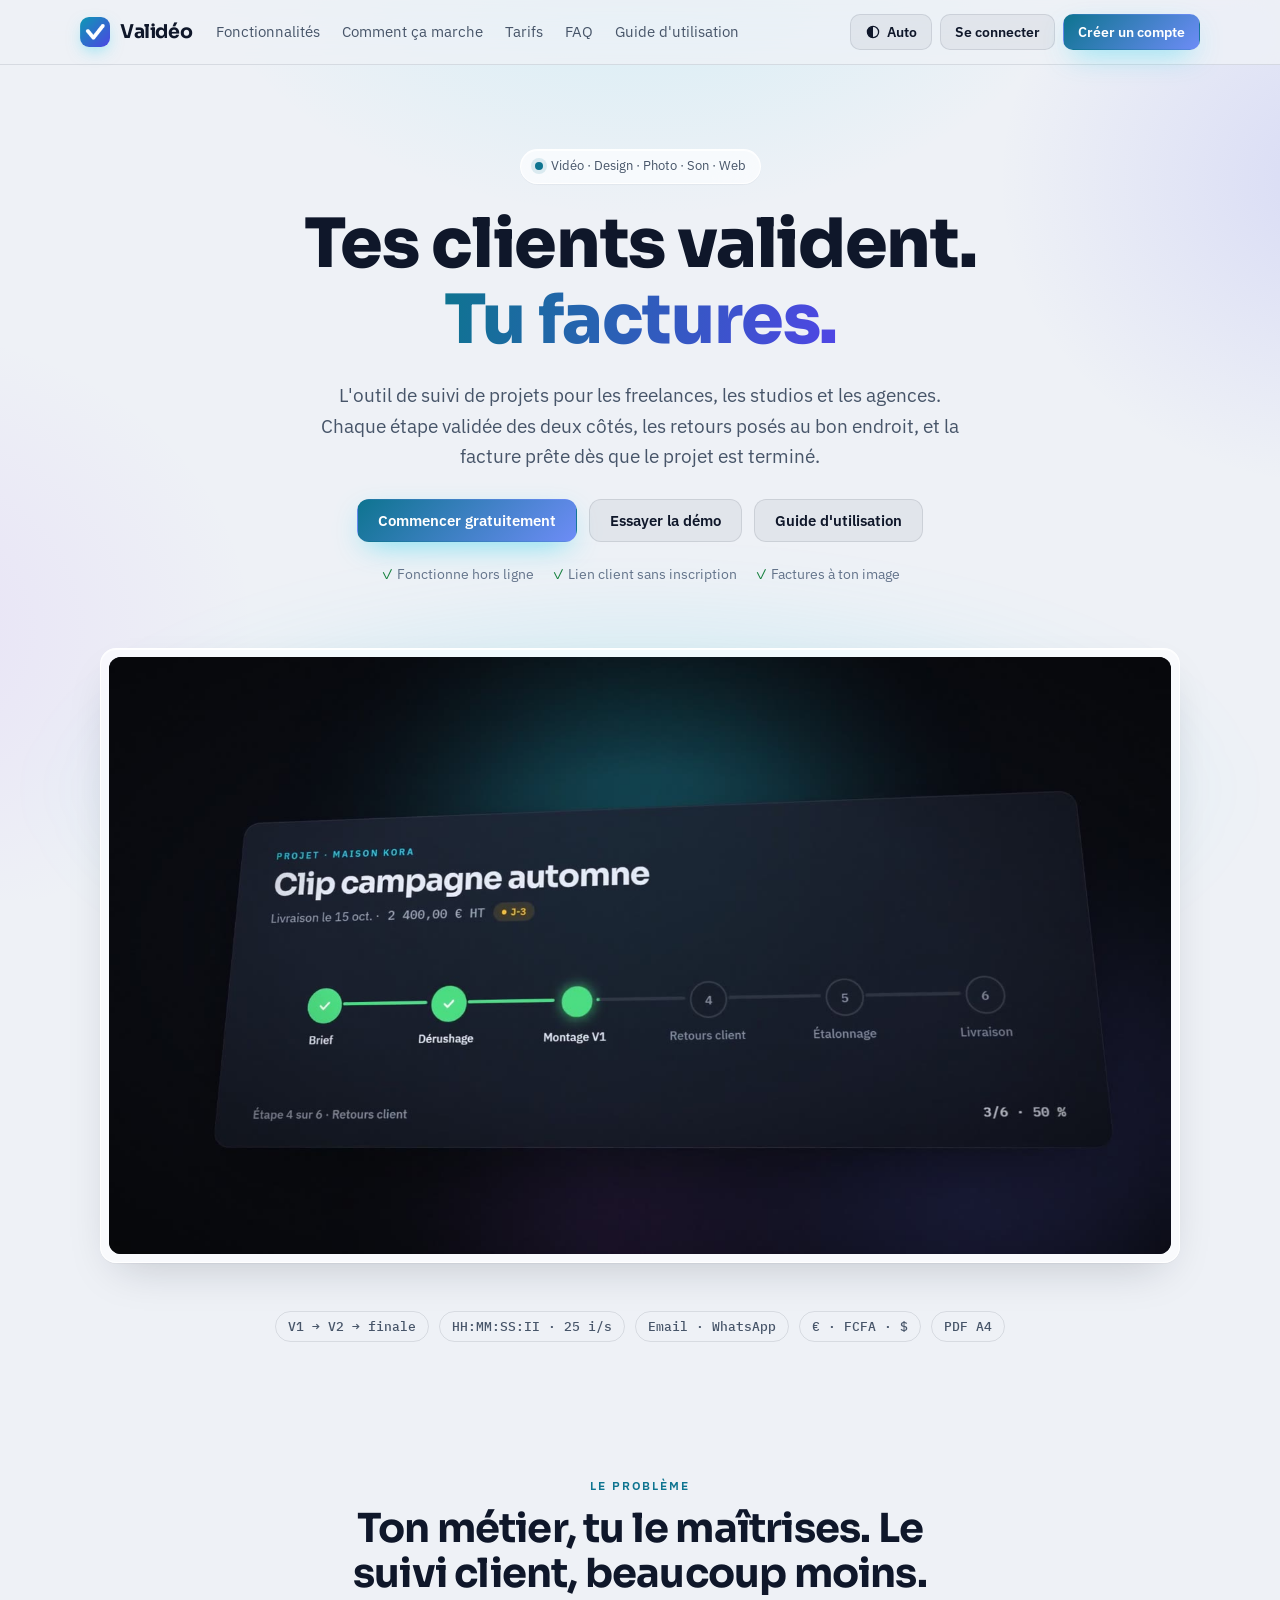
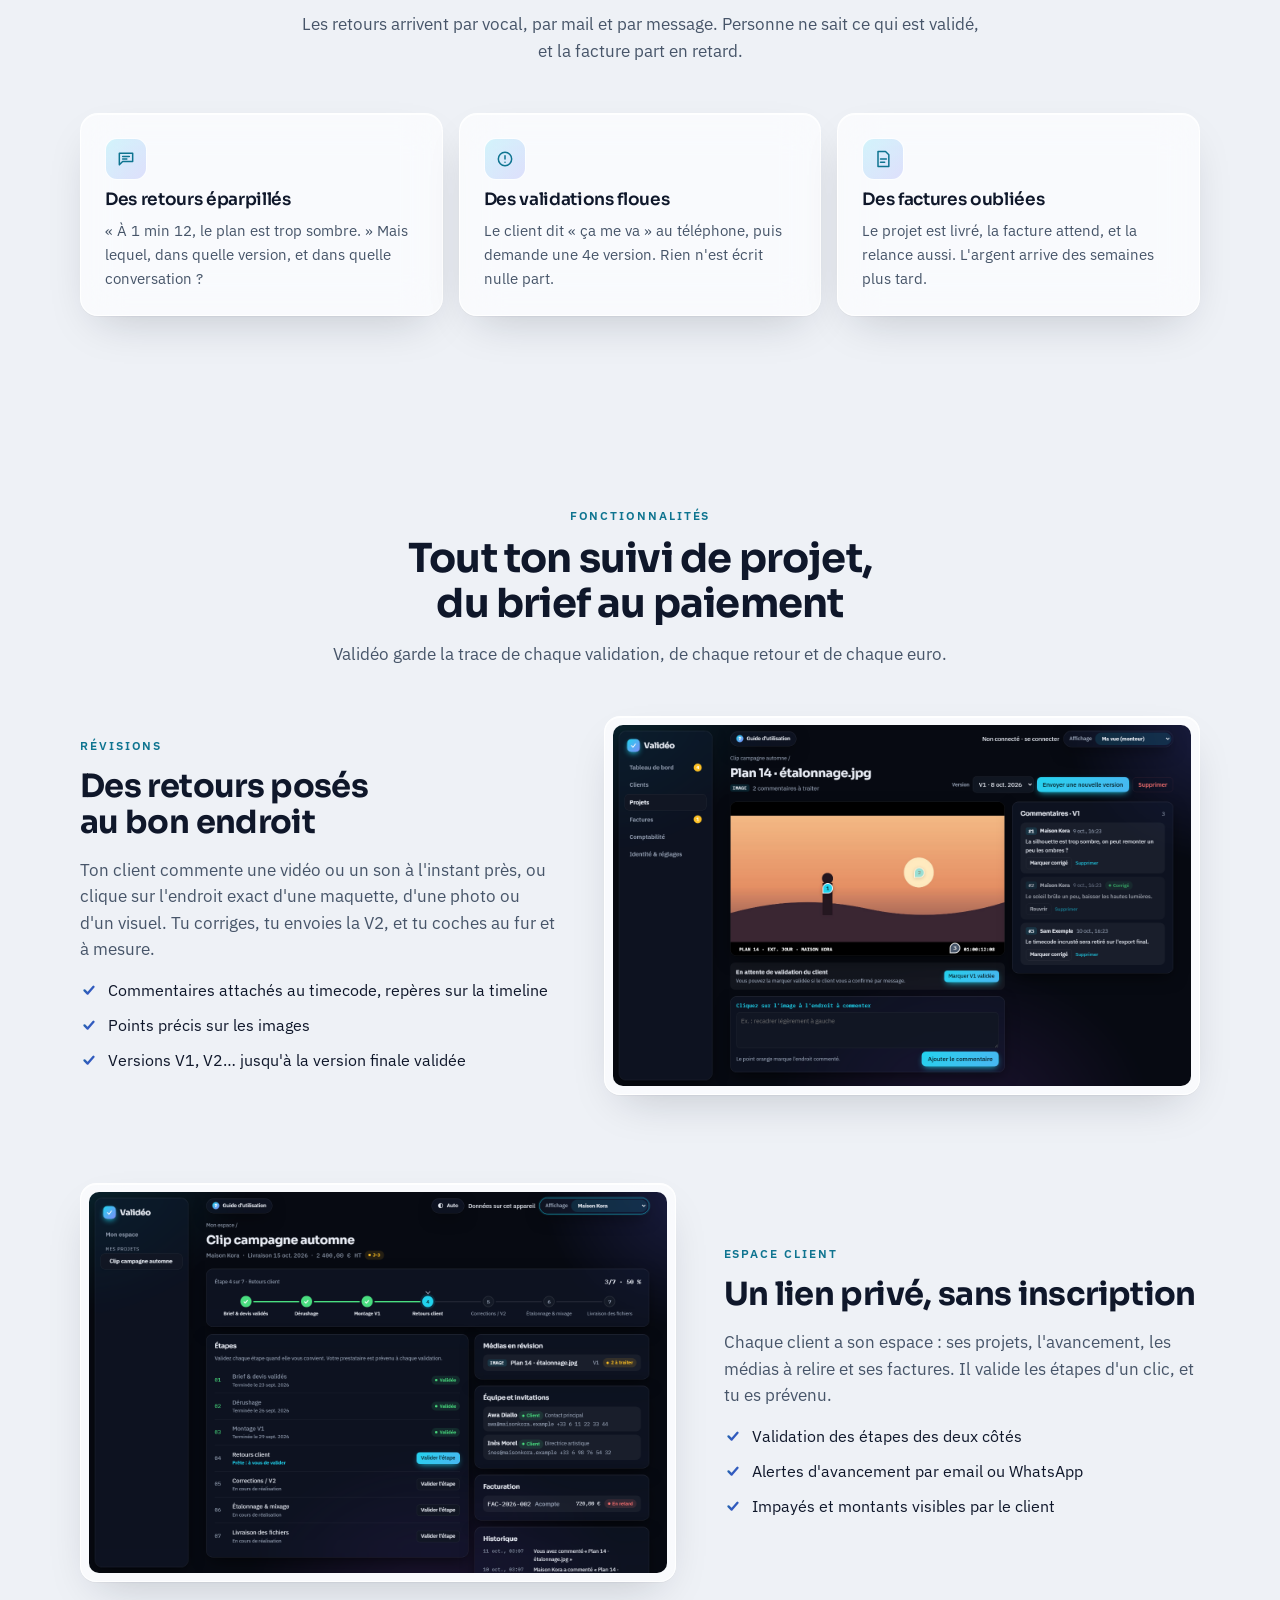
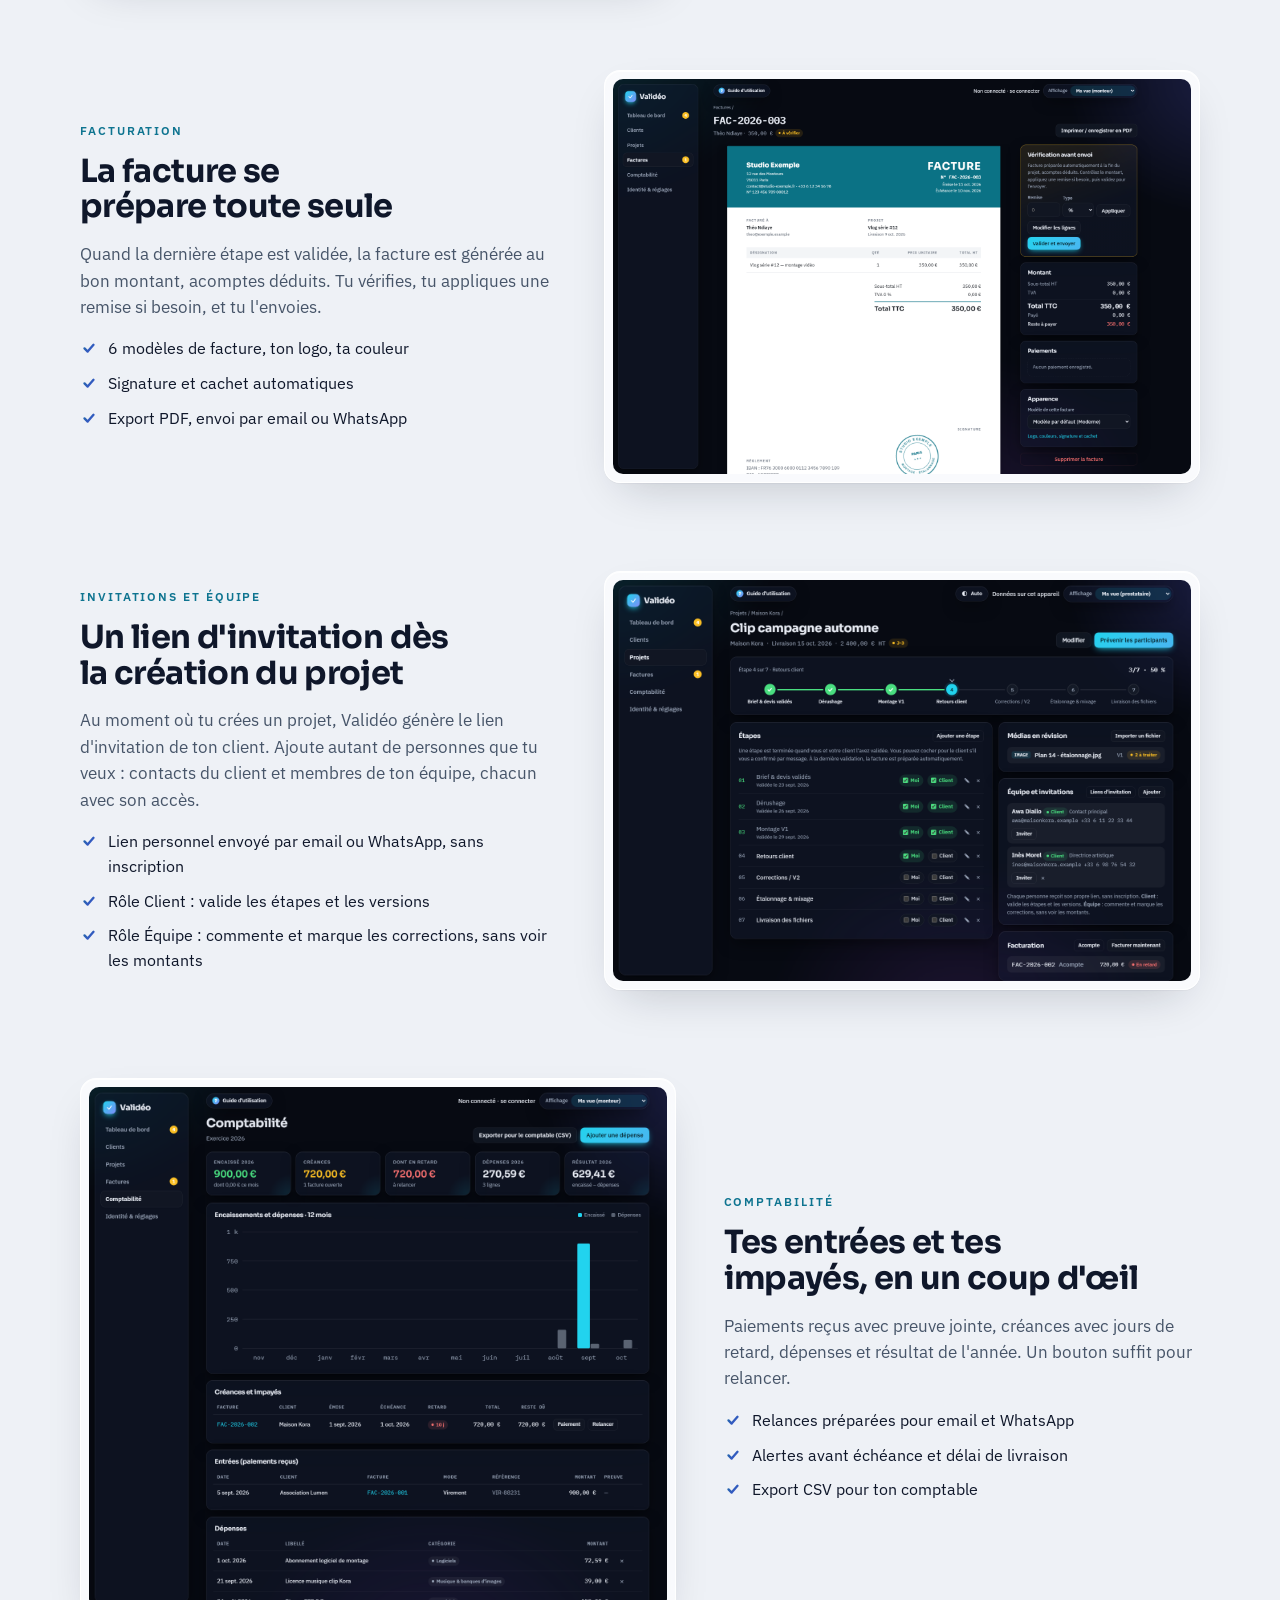
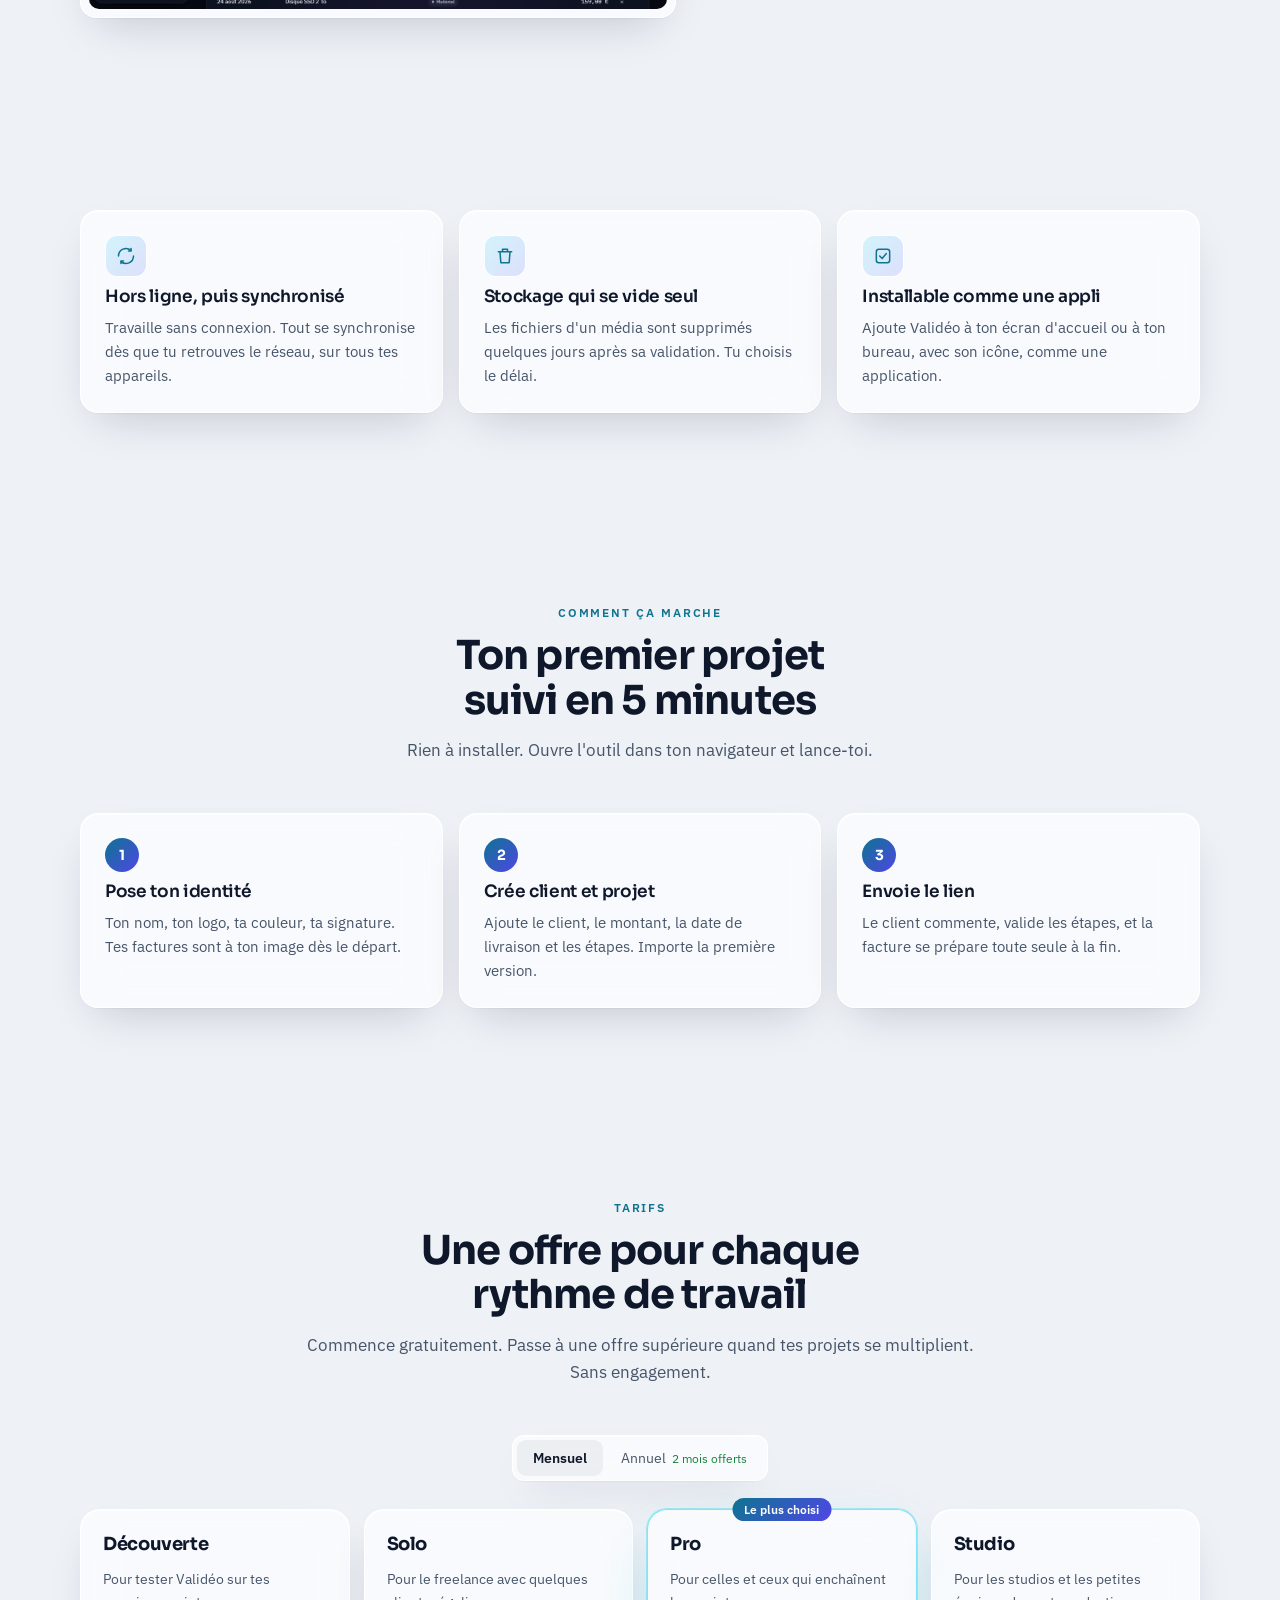
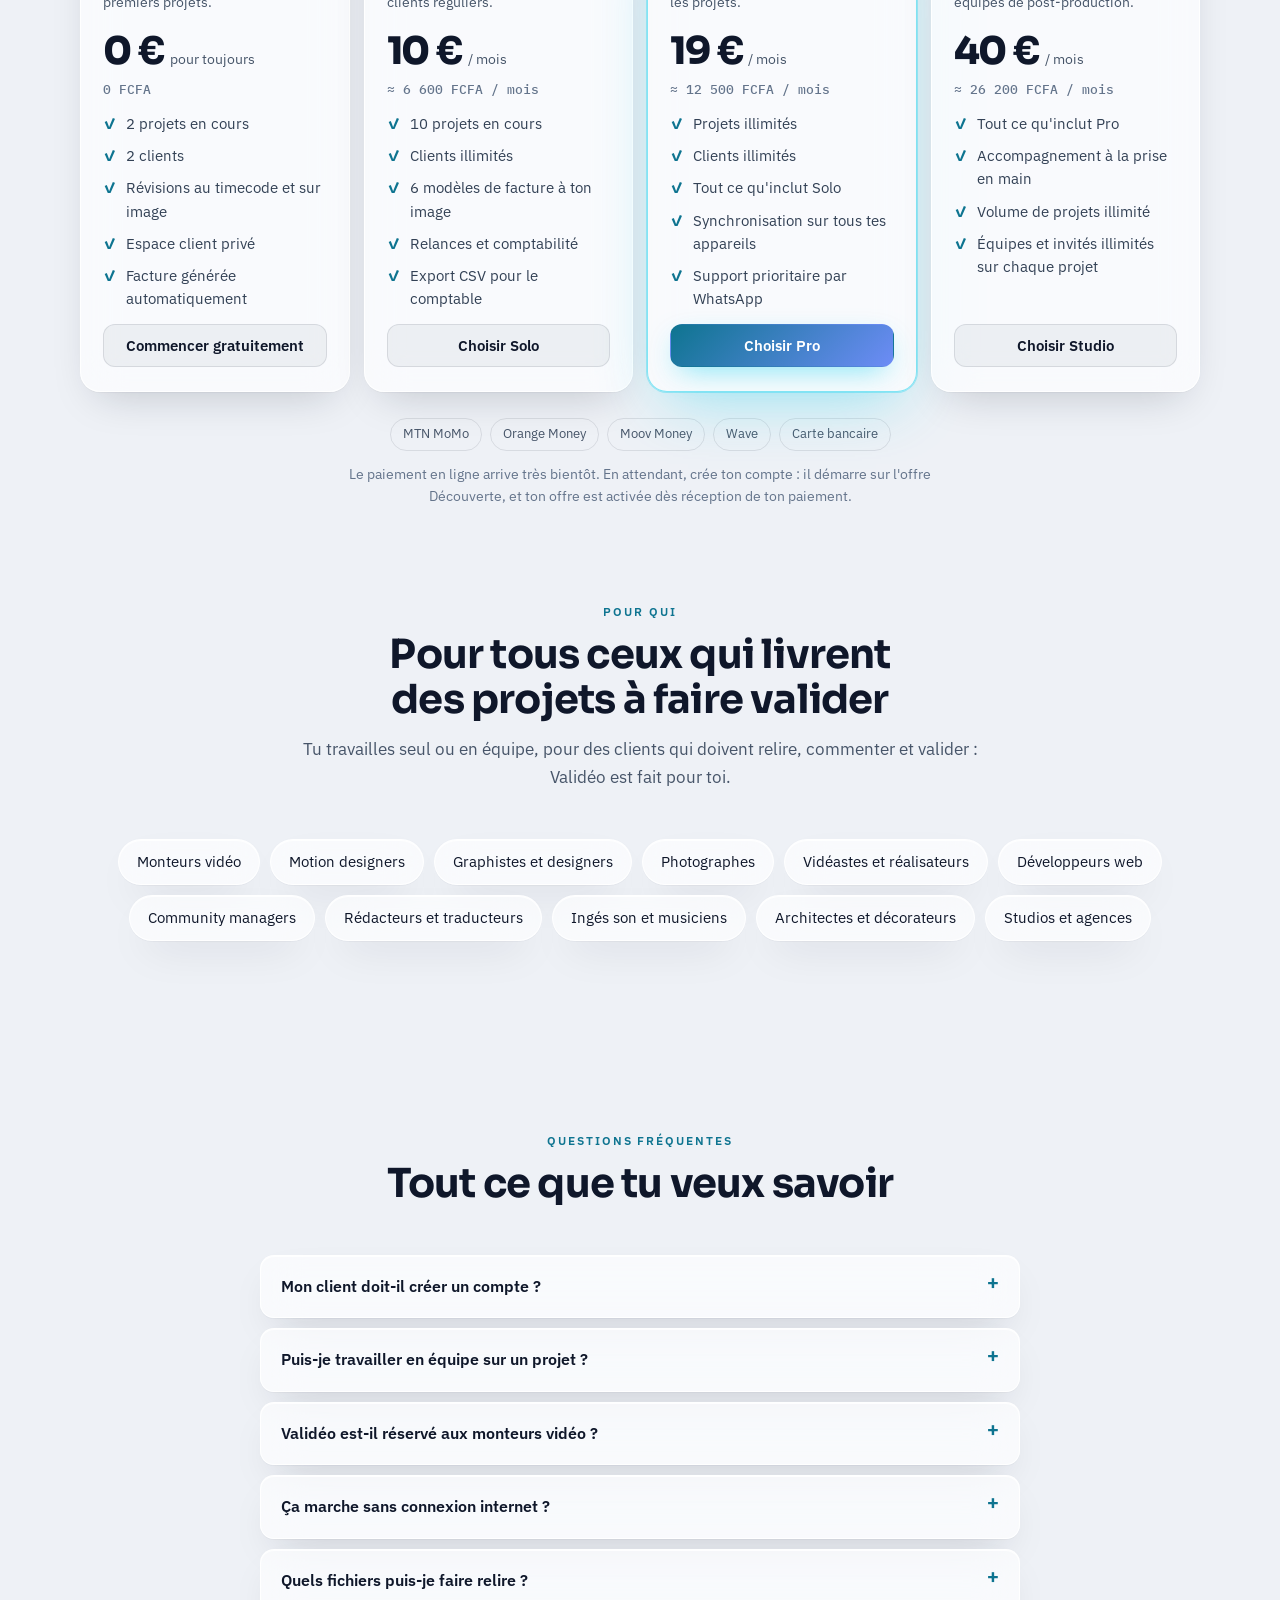
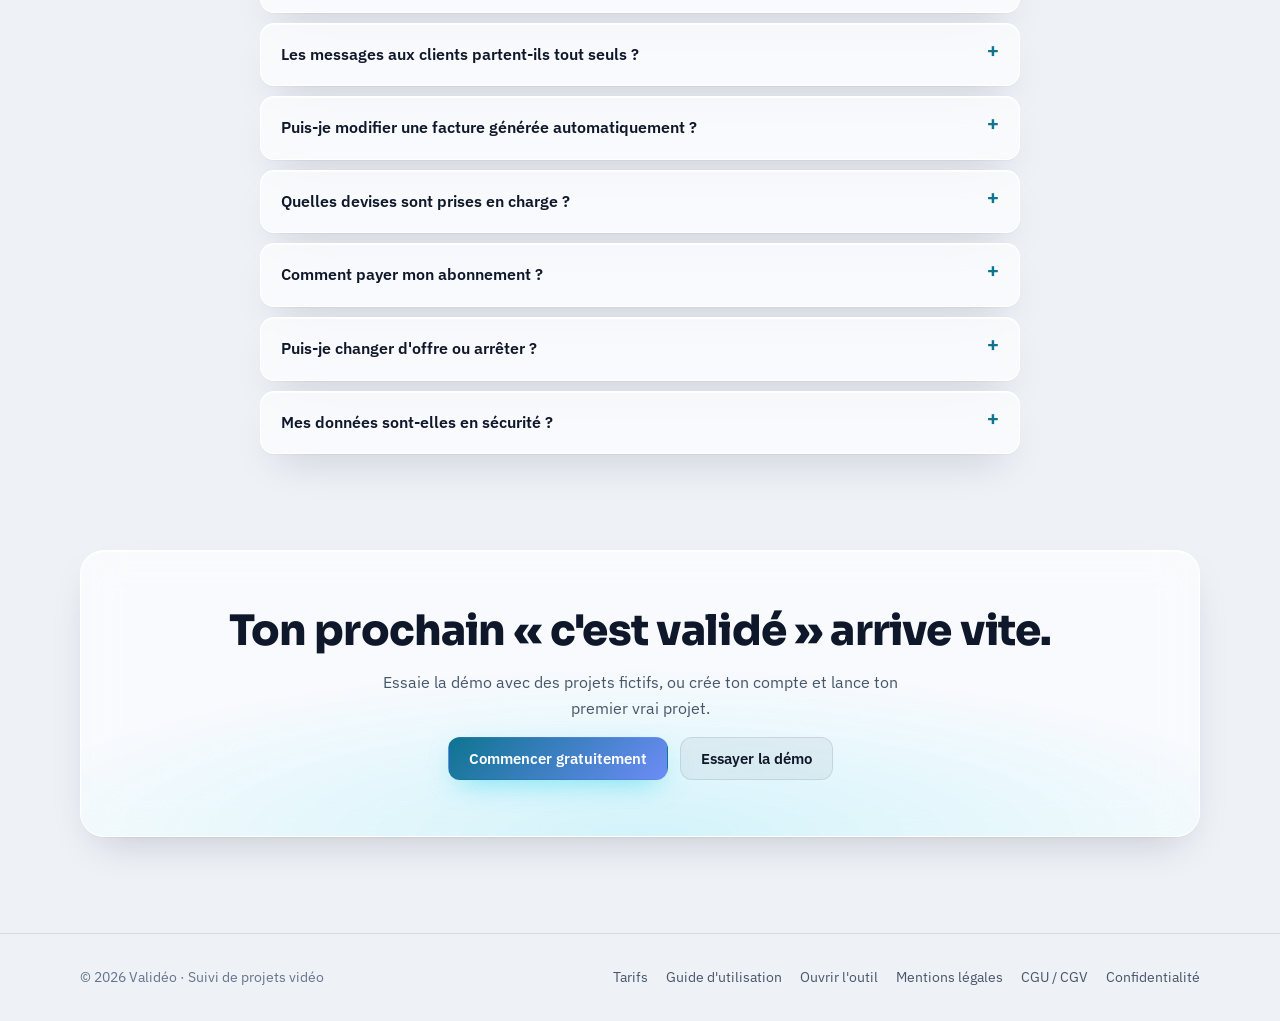
<file: index.html>
<!doctype html>
<html lang="fr">
<head>
<meta charset="utf-8">
<meta name="viewport" content="width=device-width, initial-scale=1, viewport-fit=cover">
<title>Validéo · Vos clients valident, vous facturez</title>
<meta name="description" content="Validéo, l'outil de suivi de projets pour freelances, studios et agences : étapes validées par le client, retours au bon endroit, espace client privé, facture générée automatiquement et suivi des impayés. Fonctionne hors ligne.">
<meta name="theme-color" content="#070a12">
<meta property="og:title" content="Validéo · Vos clients valident, vous facturez">
<meta property="og:description" content="Suivi de projets, validation client, révisions commentées et facturation automatique pour freelances, studios et agences.">
<meta property="og:image" content="https://fulberitodesign.github.io/valideo/guide/img/hero.png">
<meta property="og:type" content="website">
<link rel="canonical" href="https://fulberitodesign.github.io/valideo/">
<link rel="icon" href="favicon.ico" sizes="48x48">
<link rel="icon" href="icon.svg" type="image/svg+xml">
<link rel="apple-touch-icon" href="icon-192.png">
<script src="theme.js"></script>
<link rel="manifest" href="manifest.webmanifest">
<link rel="preconnect" href="https://fonts.googleapis.com">
<link rel="stylesheet" href="https://fonts.googleapis.com/css2?family=Sora:wght@500;600;700;800&family=IBM+Plex+Mono:wght@400;600&family=IBM+Plex+Sans:wght@400;500;600&display=swap">
<link rel="stylesheet" href="site.css">
<script>
  // Ancien format de lien client : on redirige vers l'application
  if (new URLSearchParams(location.search).has('portail')) location.replace('app.html' + location.search);
</script>
<style>
/* Hero */
.hero{padding-block:84px 40px;text-align:center}
.hero .wrap{display:flex;flex-direction:column;align-items:center;gap:22px}
.hero h1{font-size:clamp(38px,6vw,68px);font-weight:800;max-width:900px}
.hero .lead{max-width:640px;color:var(--muted);font-size:clamp(16px,1.6vw,19px)}
.hero .ctas{display:flex;gap:12px;flex-wrap:wrap;justify-content:center;margin-top:6px}
.hero .fine{font-size:13.5px;color:var(--dim);display:flex;gap:8px 18px;flex-wrap:wrap;justify-content:center}
.hero .fine span::before{content:"✓ ";color:var(--ok)}
.hero-shot{margin-top:40px;width:100%;max-width:1080px;position:relative}
.film{padding:8px}
.film video{display:block;width:100%;height:auto;border-radius:12px;background:#070a12;aspect-ratio:16/9}
.film-sound{position:absolute;left:50%;top:50%;transform:translate(-50%,-50%);padding:14px 26px;border-radius:999px;border:1px solid var(--edge);background:var(--glass-strong);color:var(--fg);font:600 15px var(--f-body);cursor:pointer}
.hero-shot::before{content:"";position:absolute;inset:-12% -6% auto;height:70%;background:radial-gradient(closest-side,rgba(34,211,238,.25),transparent);filter:blur(30px);z-index:-1}
.tc-chip{position:absolute;display:flex;align-items:center;gap:10px;padding:10px 14px;border-radius:14px;font-size:13.5px;text-align:left}
.tc-chip b{display:block;font-weight:600}
.tc-chip small{color:var(--muted)}
.tc-chip .dot{width:30px;height:30px;border-radius:9px;display:grid;place-items:center;font:700 12px var(--f-mono);flex:none}
.tc-a{left:-28px;top:34%}.tc-a .dot{background:rgba(74,222,128,.15);color:var(--ok)}
.tc-b{right:-28px;top:62%}.tc-b .dot{background:rgba(251,191,36,.15);color:var(--warn)}
@media (max-width:900px){.tc-chip{display:none}}

/* Bande de chiffres-clés du métier */
.strip{display:flex;justify-content:center;gap:10px;flex-wrap:wrap;margin-top:26px}
.strip span{padding:6px 12px;border-radius:999px;font:500 13px var(--f-mono);color:var(--muted);border:1px solid var(--line)}

/* Vitrines alternées */
.show{display:grid;grid-template-columns:minmax(0,1fr) minmax(0,1.25fr);gap:48px;align-items:center;margin-bottom:88px}
.show:last-child{margin-bottom:0}
.show.rev{grid-template-columns:minmax(0,1.25fr) minmax(0,1fr)}
.show.rev .txt{order:2}
.show .txt{display:flex;flex-direction:column;gap:16px}
.show h3{font-size:clamp(24px,2.6vw,32px);font-weight:700}
.show p{color:var(--muted);font-size:16.5px}
.show ul{margin:0;padding:0;list-style:none;display:flex;flex-direction:column;gap:10px}
.show li{display:flex;gap:10px;color:var(--fg);font-size:15.5px}
.show li::before{content:"";flex:none;width:18px;height:18px;margin-top:3px;border-radius:6px;background:linear-gradient(135deg,var(--accent),var(--accent-2));-webkit-mask:url("data:image/svg+xml,%3Csvg xmlns='http://www.w3.org/2000/svg' viewBox='0 0 20 20'%3E%3Cpath d='M5 10.5 8.5 14 15 6.5' fill='none' stroke='black' stroke-width='2.6' stroke-linecap='round' stroke-linejoin='round'/%3E%3C/svg%3E") center/100% no-repeat;mask:url("data:image/svg+xml,%3Csvg xmlns='http://www.w3.org/2000/svg' viewBox='0 0 20 20'%3E%3Cpath d='M5 10.5 8.5 14 15 6.5' fill='none' stroke='black' stroke-width='2.6' stroke-linecap='round' stroke-linejoin='round'/%3E%3C/svg%3E") center/100% no-repeat}
@media (max-width:900px){.show,.show.rev{grid-template-columns:minmax(0,1fr);gap:24px}.show.rev .txt{order:0}}

/* Étapes */
.steps .card{position:relative}
.num{width:34px;height:34px;border-radius:50%;display:grid;place-items:center;font:700 14px var(--f-display);background:linear-gradient(135deg,var(--accent),var(--accent-2));color:var(--on-accent)}

/* Pour qui */
.who{display:flex;gap:10px;flex-wrap:wrap;justify-content:center}
.who span{padding:10px 18px;border-radius:999px;font-size:15px}

/* Tarifs */
.period{display:inline-flex;padding:4px;border-radius:12px;gap:2px;margin:0 auto 28px}
.period button{all:unset;cursor:pointer;padding:7px 16px;border-radius:9px;font-size:14px;color:var(--muted)}
.period button.on{background:var(--soft);color:var(--fg);font-weight:600}
.period em{font-style:normal;font-size:12px;color:var(--ok);margin-left:6px}
.plans{display:grid;grid-template-columns:repeat(4,minmax(0,1fr));gap:14px;align-items:stretch}
@media (max-width:1000px){.plans{grid-template-columns:repeat(2,minmax(0,1fr))}}
@media (max-width:560px){.plans{grid-template-columns:minmax(0,1fr)}}
.plan{border-radius:20px;padding:24px 22px;display:flex;flex-direction:column;gap:14px;position:relative}
.plan.hot{border-color:rgba(34,211,238,.55);box-shadow:0 0 0 1px rgba(34,211,238,.35),0 24px 60px -20px rgba(34,211,238,.45)}
.plan .tag{position:absolute;top:-12px;left:50%;transform:translateX(-50%);padding:4px 12px;border-radius:999px;font:600 12px var(--f-body);background:linear-gradient(135deg,var(--accent),var(--accent-2));color:var(--on-accent);white-space:nowrap}
.plan h3{font-size:18px}
.plan .for{color:var(--muted);font-size:14px;min-height:42px}
.price{display:flex;align-items:baseline;gap:6px}
.price b{font:800 38px var(--f-display);letter-spacing:-.03em}
.price span{color:var(--muted);font-size:14px}
.fcfa{font:500 13px var(--f-mono);color:var(--dim);margin-top:-8px}
.plan ul{margin:0;padding:0;list-style:none;display:flex;flex-direction:column;gap:9px;flex:1}
.plan li{display:flex;gap:9px;font-size:14.5px;color:var(--text-2)}
.plan li::before{content:"✓";color:var(--accent);font-weight:700}
.plan li.soon{color:var(--dim)}
.plan .btn{width:100%}
.paynote{display:flex;flex-direction:column;align-items:center;gap:12px;margin-top:26px;text-align:center}
.paynote .chips{display:flex;gap:8px;flex-wrap:wrap;justify-content:center}
.paynote .chips span{padding:5px 12px;border-radius:999px;font-size:13px;color:var(--muted);border:1px solid var(--line)}
.paynote p{color:var(--dim);font-size:14px;max-width:620px}

/* FAQ */
.faq{max-width:760px;margin:0 auto;display:flex;flex-direction:column;gap:10px}
.faq details{border-radius:14px;padding:0 20px}
.faq summary{cursor:pointer;list-style:none;padding:18px 0;font-weight:600;display:flex;justify-content:space-between;gap:16px}
.faq summary::-webkit-details-marker{display:none}
.faq summary::after{content:"+";color:var(--accent);font:600 20px var(--f-display);line-height:1}
.faq details[open] summary::after{content:"−"}
.faq details p{color:var(--muted);padding-bottom:18px}

/* Appel final */
.final{border-radius:24px;padding:56px 24px;text-align:center;display:flex;flex-direction:column;gap:16px;align-items:center;position:relative;overflow:hidden}
.final::before{content:"";position:absolute;inset:auto -10% -60% -10%;height:120%;background:radial-gradient(closest-side,rgba(34,211,238,.18),transparent);z-index:-1}
.final h2{font-size:clamp(28px,4vw,42px);font-weight:800}
.final p{color:var(--muted);max-width:520px}
</style>
</head>
<body>
<header class="topnav">
  <div class="wrap">
    <a class="logo" href="./"><img src="icon-192.png" alt="" width="30" height="30">Validéo</a>
    <nav class="links" aria-label="Sections">
      <a href="#fonctionnalites">Fonctionnalités</a>
      <a href="#comment">Comment ça marche</a>
      <a href="#offres">Tarifs</a>
      <a href="#faq">FAQ</a>
      <a href="guide.html">Guide d'utilisation</a>
    </nav>
    <div class="nav-cta"><button class="btn sm theme-btn" data-theme-btn onclick="cycleTheme()" type="button">Thème</button><a class="btn sm" href="app.html">Se connecter</a><a class="btn sm primary" href="app.html#inscription">Créer un compte</a></div>
  </div>
</header>

<main>
  <section class="hero">
    <div class="wrap">
      <span class="badge glass"><i></i>Vidéo · Design · Photo · Son · Web</span>
      <h1>Tes clients valident.<br><span class="grad">Tu factures.</span></h1>
      <p class="lead">L'outil de suivi de projets pour les freelances, les studios et les agences. Chaque étape validée des deux côtés, les retours posés au bon endroit, et la facture prête dès que le projet est terminé.</p>
      <div class="ctas"><a class="btn primary" href="app.html#inscription">Commencer gratuitement</a><a class="btn" href="app.html?demo">Essayer la démo</a><a class="btn" href="guide.html">Guide d'utilisation</a></div>
      <div class="fine"><span>Fonctionne hors ligne</span><span>Lien client sans inscription</span><span>Factures à ton image</span></div>
      <div class="hero-shot">
        <div class="shot glass film"><video id="film" autoplay muted loop playsinline preload="auto" poster="media/valideo-poster.jpg" width="1920" height="1080" aria-label="Film de présentation de Validéo : un projet dont les étapes passent au vert, un commentaire posé au timecode, le client qui valide, puis la facture générée et payée"><source src="media/valideo-film.mp4" type="video/mp4"></video>
          <button class="film-sound" id="filmPlay" type="button" hidden>Lire le film</button></div>
      </div>
      <div class="strip" aria-label="Formats pris en charge"><span>V1 → V2 → finale</span><span>HH:MM:SS:II · 25 i/s</span><span>Email · WhatsApp</span><span>€ · FCFA · $</span><span>PDF A4</span></div>
    </div>
  </section>

  <section class="section" id="probleme">
    <div class="wrap">
      <div class="section-head"><span class="eyebrow">Le problème</span><h2>Ton métier, tu le maîtrises. Le suivi client, beaucoup moins.</h2><p>Les retours arrivent par vocal, par mail et par message. Personne ne sait ce qui est validé, et la facture part en retard.</p></div>
      <div class="cards">
        <div class="card glass"><span class="ico"><svg viewBox="0 0 24 24"><path d="M4 5h16v10H8l-4 4z"/><path d="M8 9h8M8 12h5"/></svg></span><h3>Des retours éparpillés</h3><p>« À 1 min 12, le plan est trop sombre. » Mais lequel, dans quelle version, et dans quelle conversation ?</p></div>
        <div class="card glass"><span class="ico"><svg viewBox="0 0 24 24"><circle cx="12" cy="12" r="8"/><path d="M12 8v4M12 16h.01"/></svg></span><h3>Des validations floues</h3><p>Le client dit « ça me va » au téléphone, puis demande une 4e version. Rien n'est écrit nulle part.</p></div>
        <div class="card glass"><span class="ico"><svg viewBox="0 0 24 24"><path d="M6 3h9l4 4v14H6z"/><path d="M9 12h7M9 16h5"/></svg></span><h3>Des factures oubliées</h3><p>Le projet est livré, la facture attend, et la relance aussi. L'argent arrive des semaines plus tard.</p></div>
      </div>
    </div>
  </section>

  <section class="section" id="fonctionnalites">
    <div class="wrap">
      <div class="section-head"><span class="eyebrow">Fonctionnalités</span><h2>Tout ton suivi de projet, du brief au paiement</h2><p>Validéo garde la trace de chaque validation, de chaque retour et de chaque euro.</p></div>

      <div class="show">
        <div class="txt"><span class="eyebrow">Révisions</span><h3>Des retours posés au bon endroit</h3><p>Ton client commente une vidéo ou un son à l'instant près, ou clique sur l'endroit exact d'une maquette, d'une photo ou d'un visuel. Tu corriges, tu envoies la V2, et tu coches au fur et à mesure.</p>
          <ul><li>Commentaires attachés au timecode, repères sur la timeline</li><li>Points précis sur les images</li><li>Versions V1, V2… jusqu'à la version finale validée</li></ul></div>
        <div class="shot glass"><img src="guide/img/media.png" alt="Page de révision : image commentée avec des points numérotés et la liste des commentaires" loading="lazy" width="1440" height="900"></div>
      </div>

      <div class="show rev">
        <div class="txt"><span class="eyebrow">Espace client</span><h3>Un lien privé, sans inscription</h3><p>Chaque client a son espace : ses projets, l'avancement, les médias à relire et ses factures. Il valide les étapes d'un clic, et tu es prévenu.</p>
          <ul><li>Validation des étapes des deux côtés</li><li>Alertes d'avancement par email ou WhatsApp</li><li>Impayés et montants visibles par le client</li></ul></div>
        <div class="shot glass"><img src="guide/img/client-project.png" alt="Espace client : étapes du projet avec boutons Valider l'étape" loading="lazy" width="1440" height="950"></div>
      </div>

      <div class="show">
        <div class="txt"><span class="eyebrow">Facturation</span><h3>La facture se prépare toute seule</h3><p>Quand la dernière étape est validée, la facture est générée au bon montant, acomptes déduits. Tu vérifies, tu appliques une remise si besoin, et tu l'envoies.</p>
          <ul><li>6 modèles de facture, ton logo, ta couleur</li><li>Signature et cachet automatiques</li><li>Export PDF, envoi par email ou WhatsApp</li></ul></div>
        <div class="shot glass"><img src="guide/img/invoice.png" alt="Facture générée automatiquement en attente de vérification, avec remise et bouton Valider et envoyer" loading="lazy" width="1680" height="1150"></div>
      </div>

      <div class="show">
        <div class="txt"><span class="eyebrow">Invitations et équipe</span><h3>Un lien d'invitation dès la création du projet</h3><p>Au moment où tu crées un projet, Validéo génère le lien d'invitation de ton client. Ajoute autant de personnes que tu veux : contacts du client et membres de ton équipe, chacun avec son accès.</p>
          <ul><li>Lien personnel envoyé par email ou WhatsApp, sans inscription</li><li>Rôle Client : valide les étapes et les versions</li><li>Rôle Équipe : commente et marque les corrections, sans voir les montants</li></ul></div>
        <div class="shot glass"><img src="guide/img/project.png" alt="Page projet : barre d'étapes, équipe et invitations" loading="lazy" width="1440" height="1000"></div>
      </div>

      <div class="show rev">
        <div class="txt"><span class="eyebrow">Comptabilité</span><h3>Tes entrées et tes impayés, en un coup d'œil</h3><p>Paiements reçus avec preuve jointe, créances avec jours de retard, dépenses et résultat de l'année. Un bouton suffit pour relancer.</p>
          <ul><li>Relances préparées pour email et WhatsApp</li><li>Alertes avant échéance et délai de livraison</li><li>Export CSV pour ton comptable</li></ul></div>
        <div class="shot glass"><img src="guide/img/accounting.png" alt="Comptabilité : encaissements, créances, graphique sur 12 mois" loading="lazy" width="1440" height="1300"></div>
      </div>
    </div>
  </section>

  <section class="section" id="plus">
    <div class="wrap">
      <div class="cards">
        <div class="card glass"><span class="ico"><svg viewBox="0 0 24 24"><path d="M3 12a9 9 0 0 1 15-6.7M21 12a9 9 0 0 1-15 6.7"/><path d="M18 3v3h-3M6 21v-3h3"/></svg></span><h3>Hors ligne, puis synchronisé</h3><p>Travaille sans connexion. Tout se synchronise dès que tu retrouves le réseau, sur tous tes appareils.</p></div>
        <div class="card glass"><span class="ico"><svg viewBox="0 0 24 24"><path d="M4 7h16M9 7V4h6v3M6 7l1 13h10l1-13"/></svg></span><h3>Stockage qui se vide seul</h3><p>Les fichiers d'un média sont supprimés quelques jours après sa validation. Tu choisis le délai.</p></div>
        <div class="card glass"><span class="ico"><svg viewBox="0 0 24 24"><rect x="4" y="4" width="16" height="16" rx="3"/><path d="M8 12l3 3 5-6"/></svg></span><h3>Installable comme une appli</h3><p>Ajoute Validéo à ton écran d'accueil ou à ton bureau, avec son icône, comme une application.</p></div>
      </div>
    </div>
  </section>

  <section class="section" id="comment">
    <div class="wrap">
      <div class="section-head"><span class="eyebrow">Comment ça marche</span><h2>Ton premier projet suivi en 5 minutes</h2><p>Rien à installer. Ouvre l'outil dans ton navigateur et lance-toi.</p></div>
      <div class="cards steps">
        <div class="card glass"><span class="num">1</span><h3>Pose ton identité</h3><p>Ton nom, ton logo, ta couleur, ta signature. Tes factures sont à ton image dès le départ.</p></div>
        <div class="card glass"><span class="num">2</span><h3>Crée client et projet</h3><p>Ajoute le client, le montant, la date de livraison et les étapes. Importe la première version.</p></div>
        <div class="card glass"><span class="num">3</span><h3>Envoie le lien</h3><p>Le client commente, valide les étapes, et la facture se prépare toute seule à la fin.</p></div>
      </div>
    </div>
  </section>

  <section class="section" id="offres">
    <div class="wrap">
      <div class="section-head"><span class="eyebrow">Tarifs</span><h2>Une offre pour chaque rythme de travail</h2><p>Commence gratuitement. Passe à une offre supérieure quand tes projets se multiplient. Sans engagement.</p></div>
      <div style="text-align:center"><div class="period glass" role="group" aria-label="Période de facturation"><button class="on" data-p="m" onclick="setPeriod('m')">Mensuel</button><button data-p="y" onclick="setPeriod('y')">Annuel<em>2 mois offerts</em></button></div></div>
      <div class="plans">
        <div class="plan glass"><h3>Découverte</h3><p class="for">Pour tester Validéo sur tes premiers projets.</p>
          <div class="price"><b>0 €</b><span>pour toujours</span></div><div class="fcfa">0 FCFA</div>
          <ul><li>2 projets en cours</li><li>2 clients</li><li>Révisions au timecode et sur image</li><li>Espace client privé</li><li>Facture générée automatiquement</li></ul>
          <a class="btn" href="app.html#inscription">Commencer gratuitement</a></div>
        <div class="plan glass"><h3>Solo</h3><p class="for">Pour le freelance avec quelques clients réguliers.</p>
          <div class="price"><b data-m="10 €" data-y="100 €">10 €</b><span data-m="/ mois" data-y="/ an">/ mois</span></div><div class="fcfa" data-m="≈ 6 600 FCFA / mois" data-y="≈ 65 600 FCFA / an">≈ 6 600 FCFA / mois</div>
          <ul><li>10 projets en cours</li><li>Clients illimités</li><li>6 modèles de facture à ton image</li><li>Relances et comptabilité</li><li>Export CSV pour le comptable</li></ul>
          <a class="btn" href="app.html#inscription">Choisir Solo</a></div>
        <div class="plan glass hot"><span class="tag">Le plus choisi</span><h3>Pro</h3><p class="for">Pour celles et ceux qui enchaînent les projets.</p>
          <div class="price"><b data-m="19 €" data-y="190 €">19 €</b><span data-m="/ mois" data-y="/ an">/ mois</span></div><div class="fcfa" data-m="≈ 12 500 FCFA / mois" data-y="≈ 124 600 FCFA / an">≈ 12 500 FCFA / mois</div>
          <ul><li>Projets illimités</li><li>Clients illimités</li><li>Tout ce qu'inclut Solo</li><li>Synchronisation sur tous tes appareils</li><li>Support prioritaire par WhatsApp</li></ul>
          <a class="btn primary" href="app.html#inscription">Choisir Pro</a></div>
        <div class="plan glass"><h3>Studio</h3><p class="for">Pour les studios et les petites équipes de post-production.</p>
          <div class="price"><b data-m="40 €" data-y="400 €">40 €</b><span data-m="/ mois" data-y="/ an">/ mois</span></div><div class="fcfa" data-m="≈ 26 200 FCFA / mois" data-y="≈ 262 400 FCFA / an">≈ 26 200 FCFA / mois</div>
          <ul><li>Tout ce qu'inclut Pro</li><li>Accompagnement à la prise en main</li><li>Volume de projets illimité</li><li>Équipes et invités illimités sur chaque projet</li></ul>
          <a class="btn" href="app.html#inscription">Choisir Studio</a></div>
      </div>
      <div class="paynote"><div class="chips"><span>MTN MoMo</span><span>Orange Money</span><span>Moov Money</span><span>Wave</span><span>Carte bancaire</span></div>
        <p>Le paiement en ligne arrive très bientôt. En attendant, crée ton compte : il démarre sur l'offre Découverte, et ton offre est activée dès réception de ton paiement.</p></div>
    </div>
  </section>

  <section class="section" id="pourqui" style="padding-top:0">
    <div class="wrap">
      <div class="section-head"><span class="eyebrow">Pour qui</span><h2>Pour tous ceux qui livrent des projets à faire valider</h2><p>Tu travailles seul ou en équipe, pour des clients qui doivent relire, commenter et valider : Validéo est fait pour toi.</p></div>
      <div class="who"><span class="glass">Monteurs vidéo</span><span class="glass">Motion designers</span><span class="glass">Graphistes et designers</span><span class="glass">Photographes</span><span class="glass">Vidéastes et réalisateurs</span><span class="glass">Développeurs web</span><span class="glass">Community managers</span><span class="glass">Rédacteurs et traducteurs</span><span class="glass">Ingés son et musiciens</span><span class="glass">Architectes et décorateurs</span><span class="glass">Studios et agences</span></div>
    </div>
  </section>

  <section class="section" id="faq">
    <div class="wrap">
      <div class="section-head"><span class="eyebrow">Questions fréquentes</span><h2>Tout ce que tu veux savoir</h2></div>
      <div class="faq">
        <details class="glass"><summary>Mon client doit-il créer un compte ?</summary><p>Non. Dès que tu crées un projet, un lien d'invitation est généré pour ton client. Il peut y valider les étapes, commenter les fichiers et consulter ses factures sans inscription.</p></details>
        <details class="glass"><summary>Puis-je travailler en équipe sur un projet ?</summary><p>Oui. Ajoute autant de personnes que nécessaire : contacts du client ou membres de ton équipe. Chacun reçoit son propre lien, et ses commentaires portent son nom. Les membres de l'équipe ne voient pas les montants.</p></details>
        <details class="glass"><summary>Validéo est-il réservé aux monteurs vidéo ?</summary><p>Non. Il convient à tous les freelances, studios et agences qui livrent des projets à faire valider : graphisme, photo, motion design, son, développement web, rédaction…</p></details>
        <details class="glass"><summary>Ça marche sans connexion internet ?</summary><p>Oui. Tes données sont enregistrées sur ton appareil. Dès que tu te connectes à ton compte en ligne, elles se synchronisent entre tes appareils et avec les espaces clients.</p></details>
        <details class="glass"><summary>Quels fichiers puis-je faire relire ?</summary><p>Vidéos, sons et images. Les vidéos et les sons se commentent au timecode, les images à un endroit précis. Pour l'envoi en ligne, préfère des versions de relecture légères (720p) : 50 Mo maximum par fichier.</p></details>
        <details class="glass"><summary>Les messages aux clients partent-ils tout seuls ?</summary><p>Validéo prépare le message (avancement, nouvelle version, facture, relance) et ouvre ta messagerie ou WhatsApp avec le texte prêt. Tu n'as plus qu'à appuyer sur Envoyer.</p></details>
        <details class="glass"><summary>Puis-je modifier une facture générée automatiquement ?</summary><p>Oui. Elle reste « à vérifier » jusqu'à ta validation. Tu peux modifier les lignes, appliquer une remise en pourcentage ou en montant, changer de modèle, puis l'envoyer.</p></details>
        <details class="glass"><summary>Quelles devises sont prises en charge ?</summary><p>Celle de ton choix : euro, FCFA, dollar, dirham… Les modes de paiement incluent virement, Mobile Money, espèces, carte, chèque et PayPal.</p></details>
        <details class="glass"><summary>Comment payer mon abonnement ?</summary><p>Par Mobile Money (MTN, Orange, Moov), Wave ou carte bancaire. Le paiement en ligne arrive très bientôt ; en attendant, ton compte démarre sur l'offre Découverte et ton offre est activée dès réception du paiement.</p></details>
        <details class="glass"><summary>Puis-je changer d'offre ou arrêter ?</summary><p>Oui, à tout moment et sans engagement. Si tu reviens à Découverte, tes projets restent consultables ; seule la création de nouveaux projets au-delà de la limite est bloquée.</p></details>
        <details class="glass"><summary>Mes données sont-elles en sécurité ?</summary><p>Chaque compte ne voit que ses propres données. Un client ne voit que son espace, grâce à un lien secret propre à lui. Les fichiers sont stockés dans un espace privé.</p></details>
      </div>
    </div>
  </section>

  <section class="section" style="padding-top:0">
    <div class="wrap">
      <div class="final glass">
        <h2>Ton prochain « c'est validé » arrive vite.</h2>
        <p>Essaie la démo avec des projets fictifs, ou crée ton compte et lance ton premier vrai projet.</p>
        <div class="row" style="display:flex;gap:12px;flex-wrap:wrap;justify-content:center"><a class="btn primary" href="app.html#inscription">Commencer gratuitement</a><a class="btn" href="app.html?demo">Essayer la démo</a></div>
      </div>
    </div>
  </section>
</main>

<footer class="footer">
  <div class="wrap"><span>© 2026 Validéo · Suivi de projets vidéo</span><span><a href="#offres">Tarifs</a><a href="guide.html">Guide d'utilisation</a><a href="app.html">Ouvrir l'outil</a><a href="legal.html#mentions">Mentions légales</a><a href="legal.html#cgu">CGU / CGV</a><a href="legal.html#confidentialite">Confidentialité</a></span></div>
</footer>
<script>
  // Film : respecte « réduire les animations » ; bouton de lecture si le navigateur bloque la lecture auto
  (function () { const v = document.getElementById('film'), b = document.getElementById('filmPlay'); if (!v) return;
    const show = () => { b.hidden = false; }; b.onclick = () => { v.play(); b.hidden = true; v.controls = true; };
    if (matchMedia('(prefers-reduced-motion: reduce)').matches) { v.removeAttribute('autoplay'); v.pause(); show(); }
    else v.play().catch(show); })();
  function setPeriod(p) {
    document.querySelectorAll('.period button').forEach(b => b.classList.toggle('on', b.dataset.p === p));
    document.querySelectorAll('[data-m]').forEach(el => { el.textContent = el.dataset[p]; });
  }
</script>
</body>
</html>
</file>
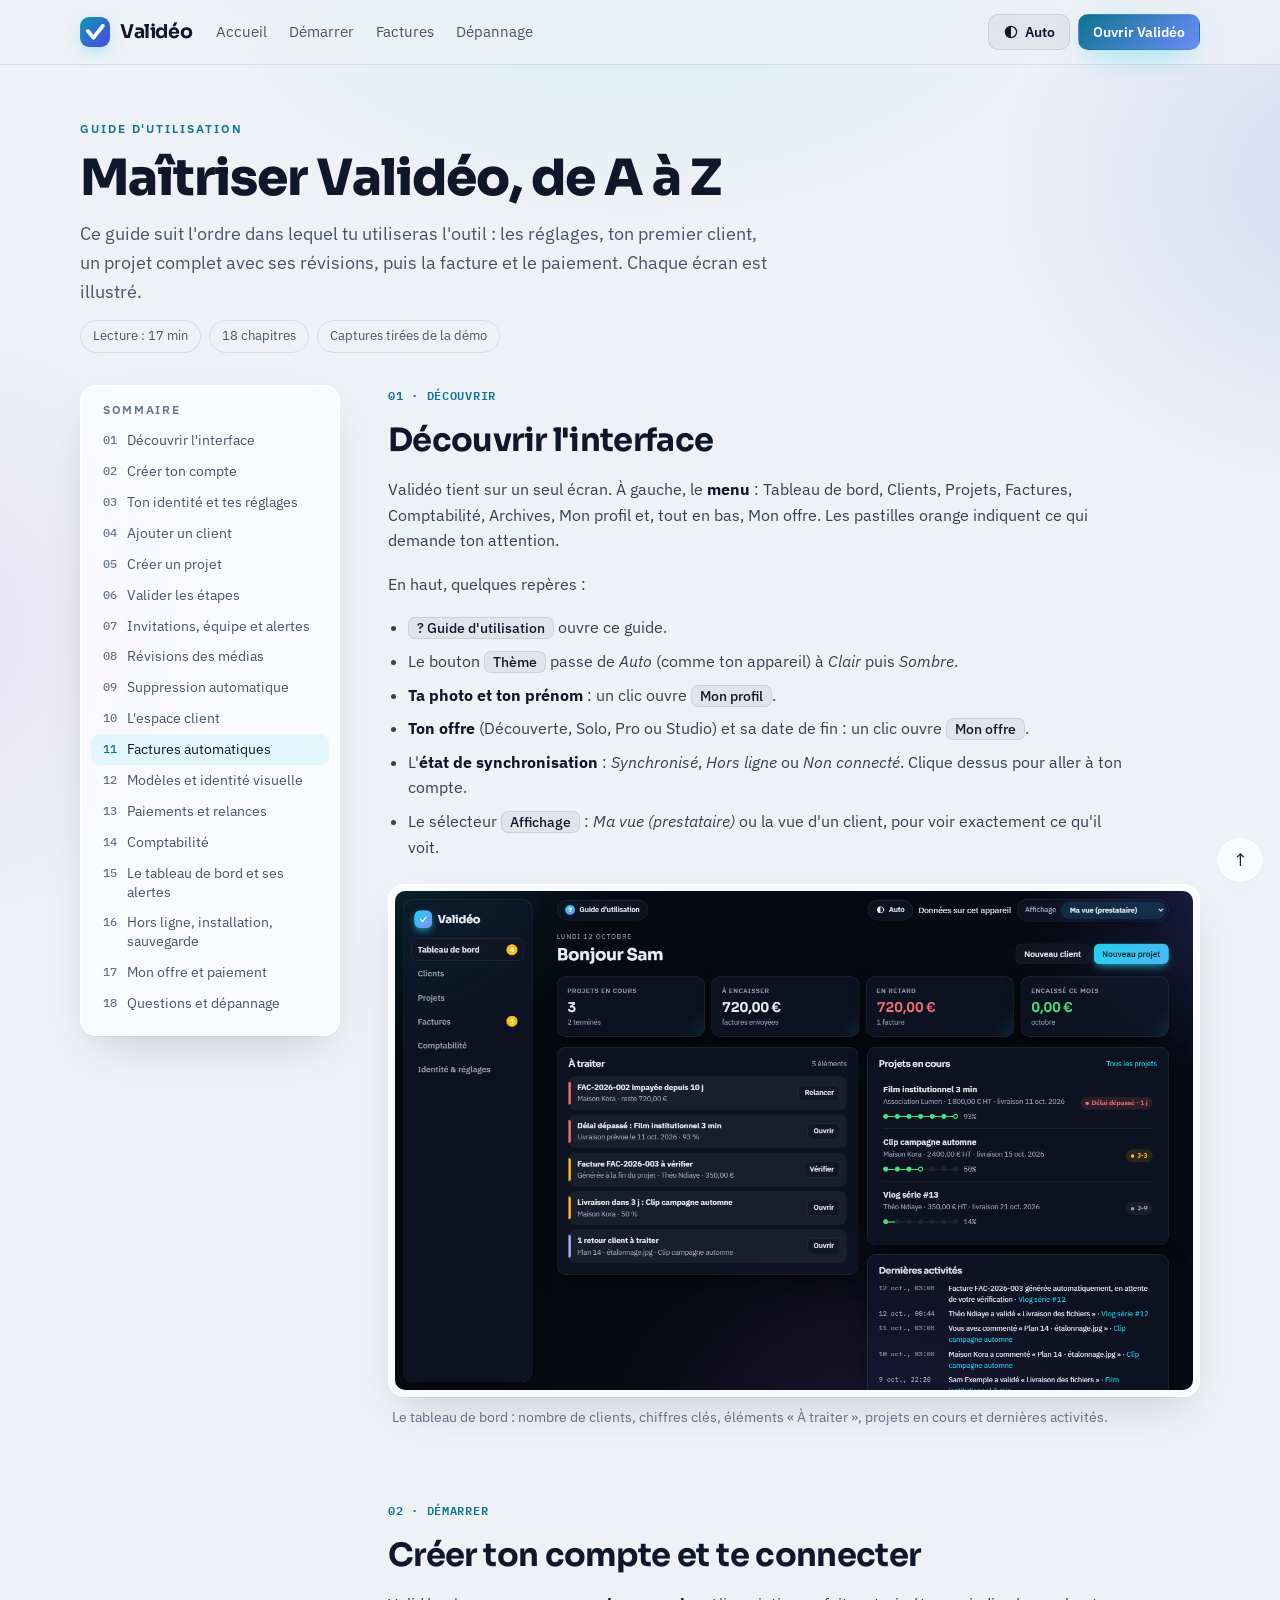
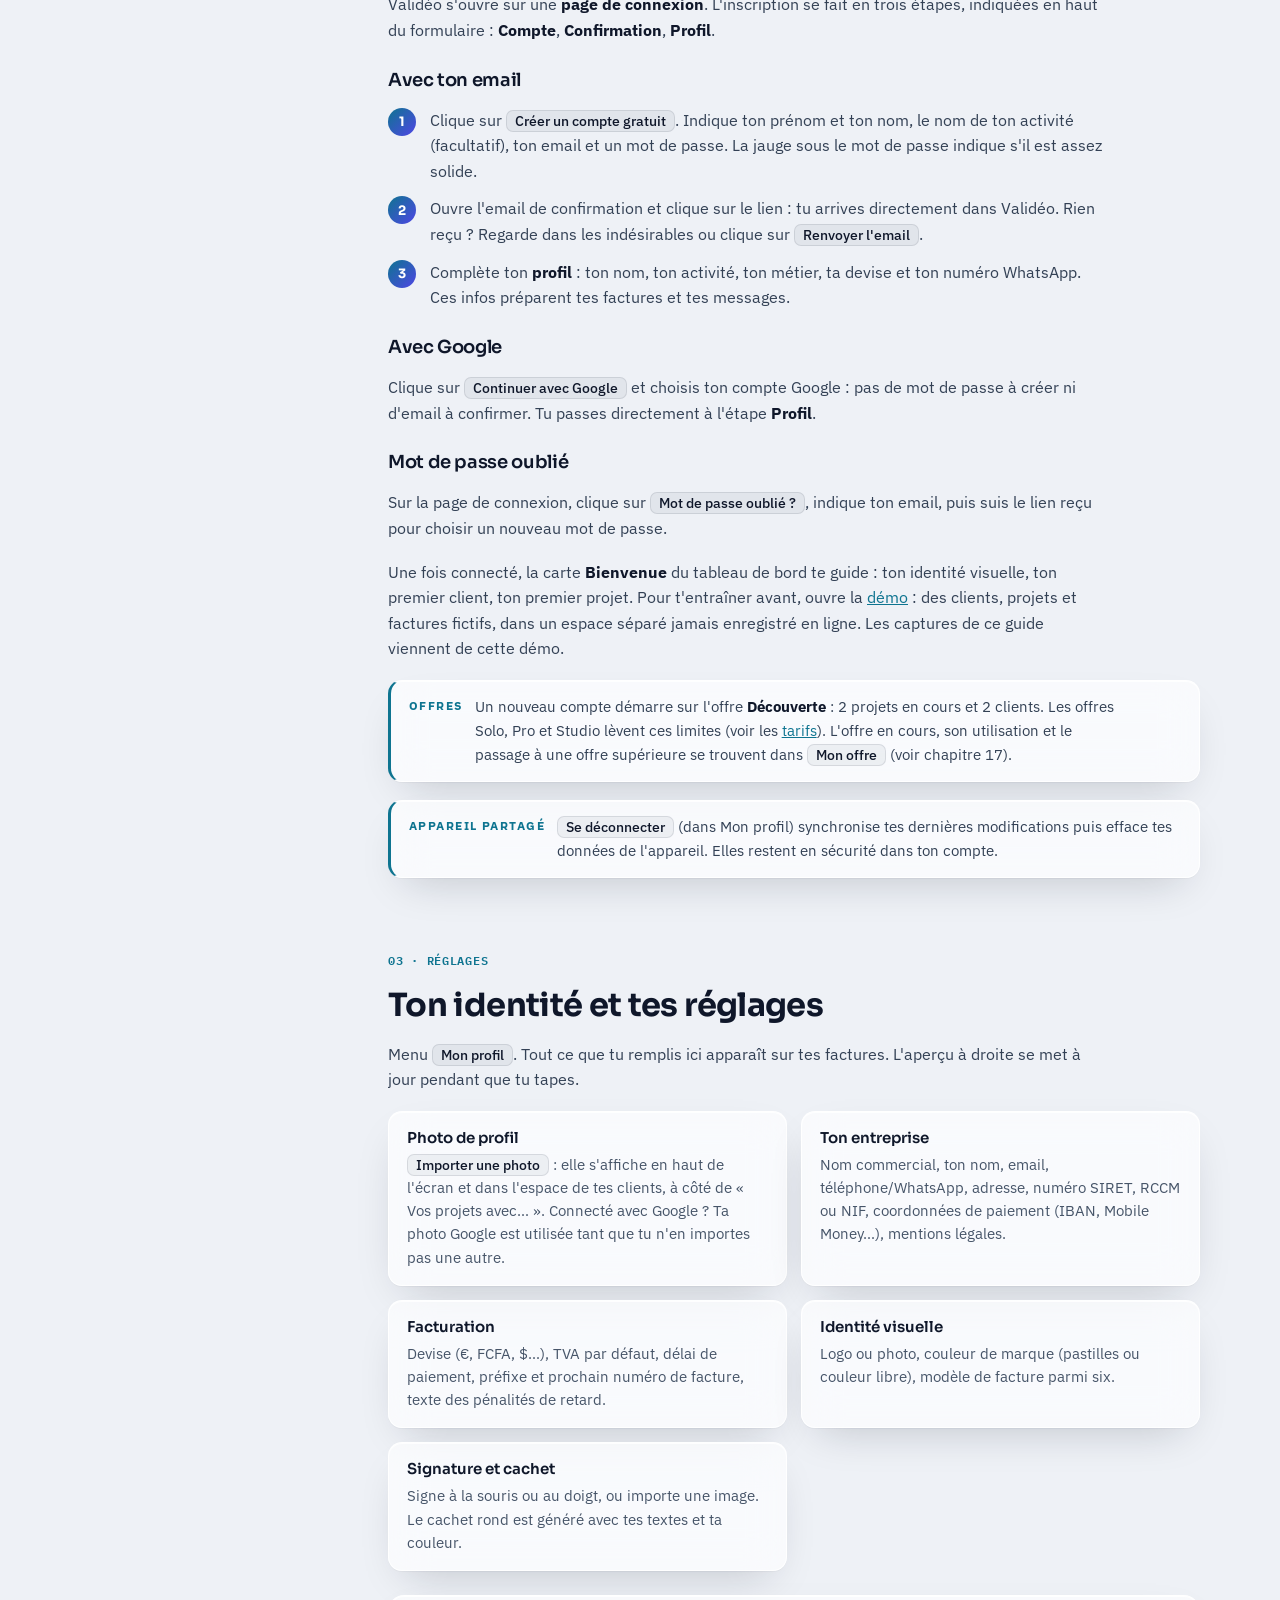
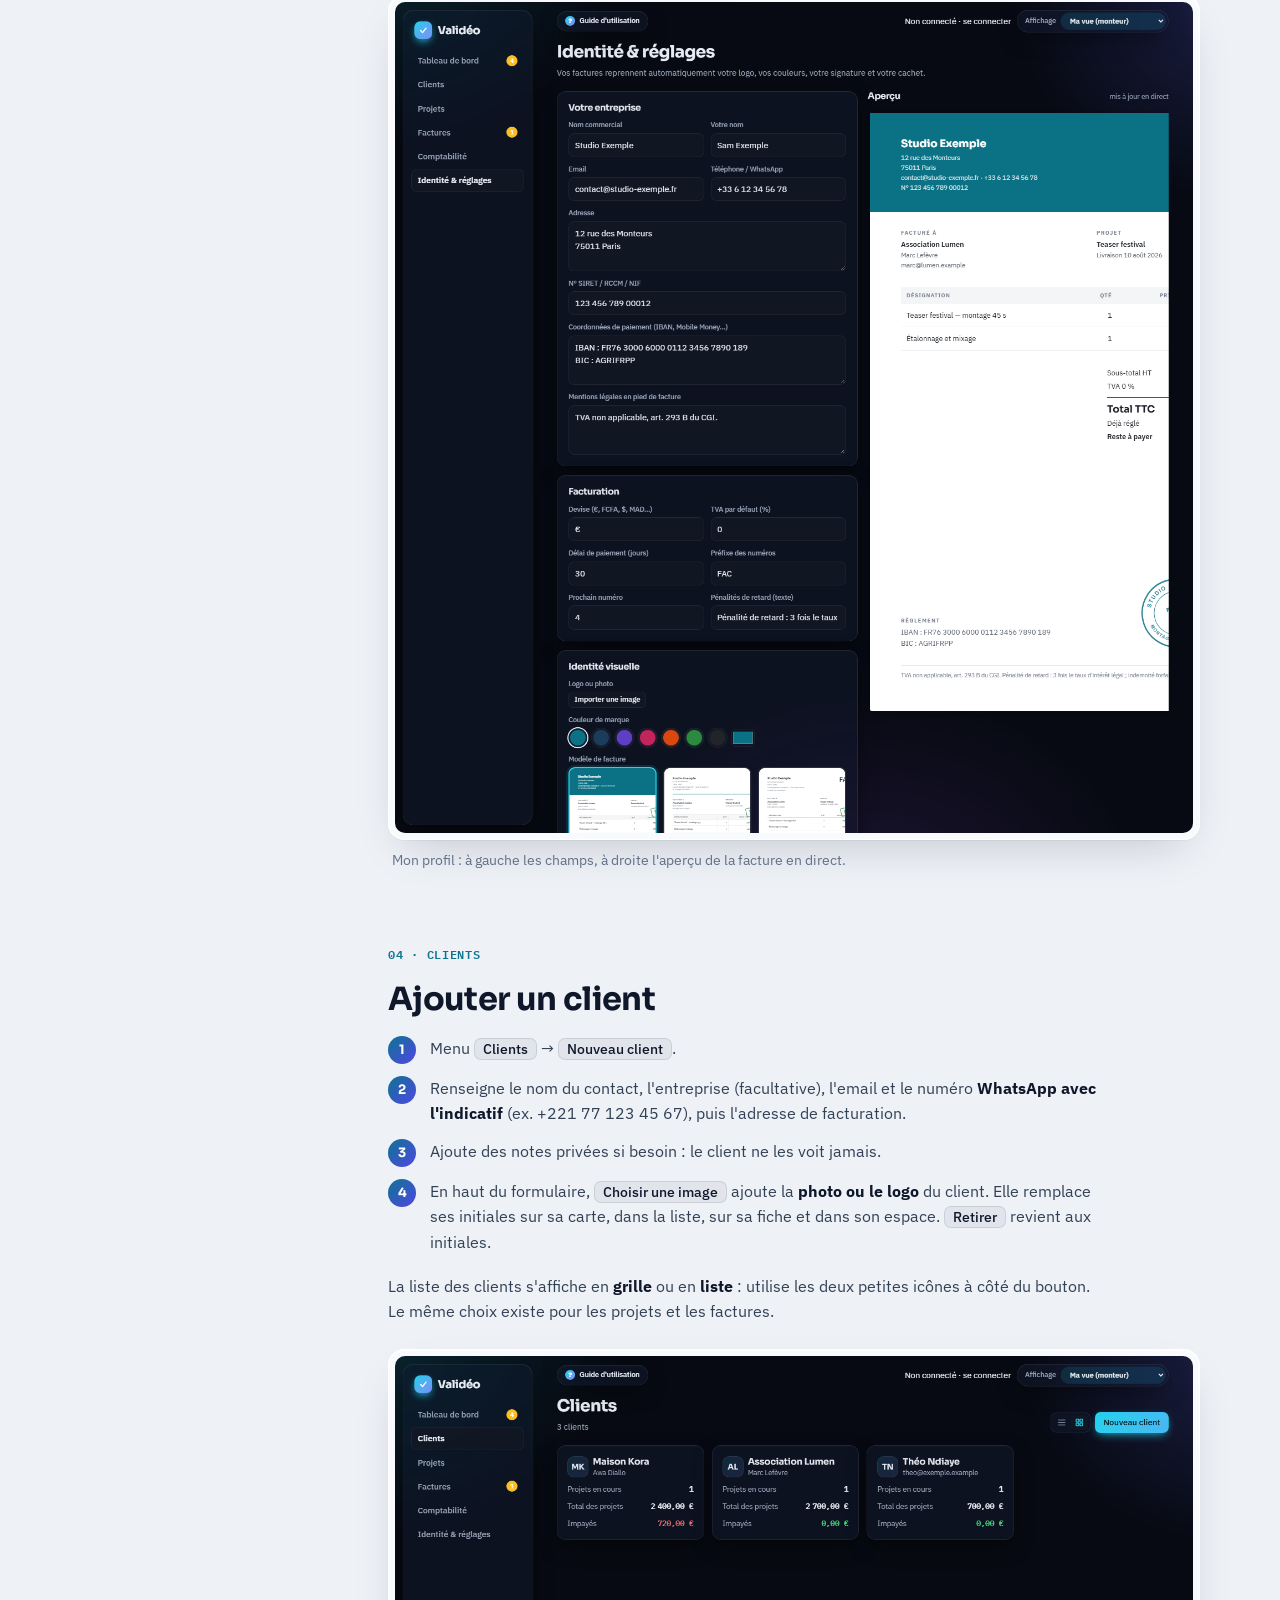
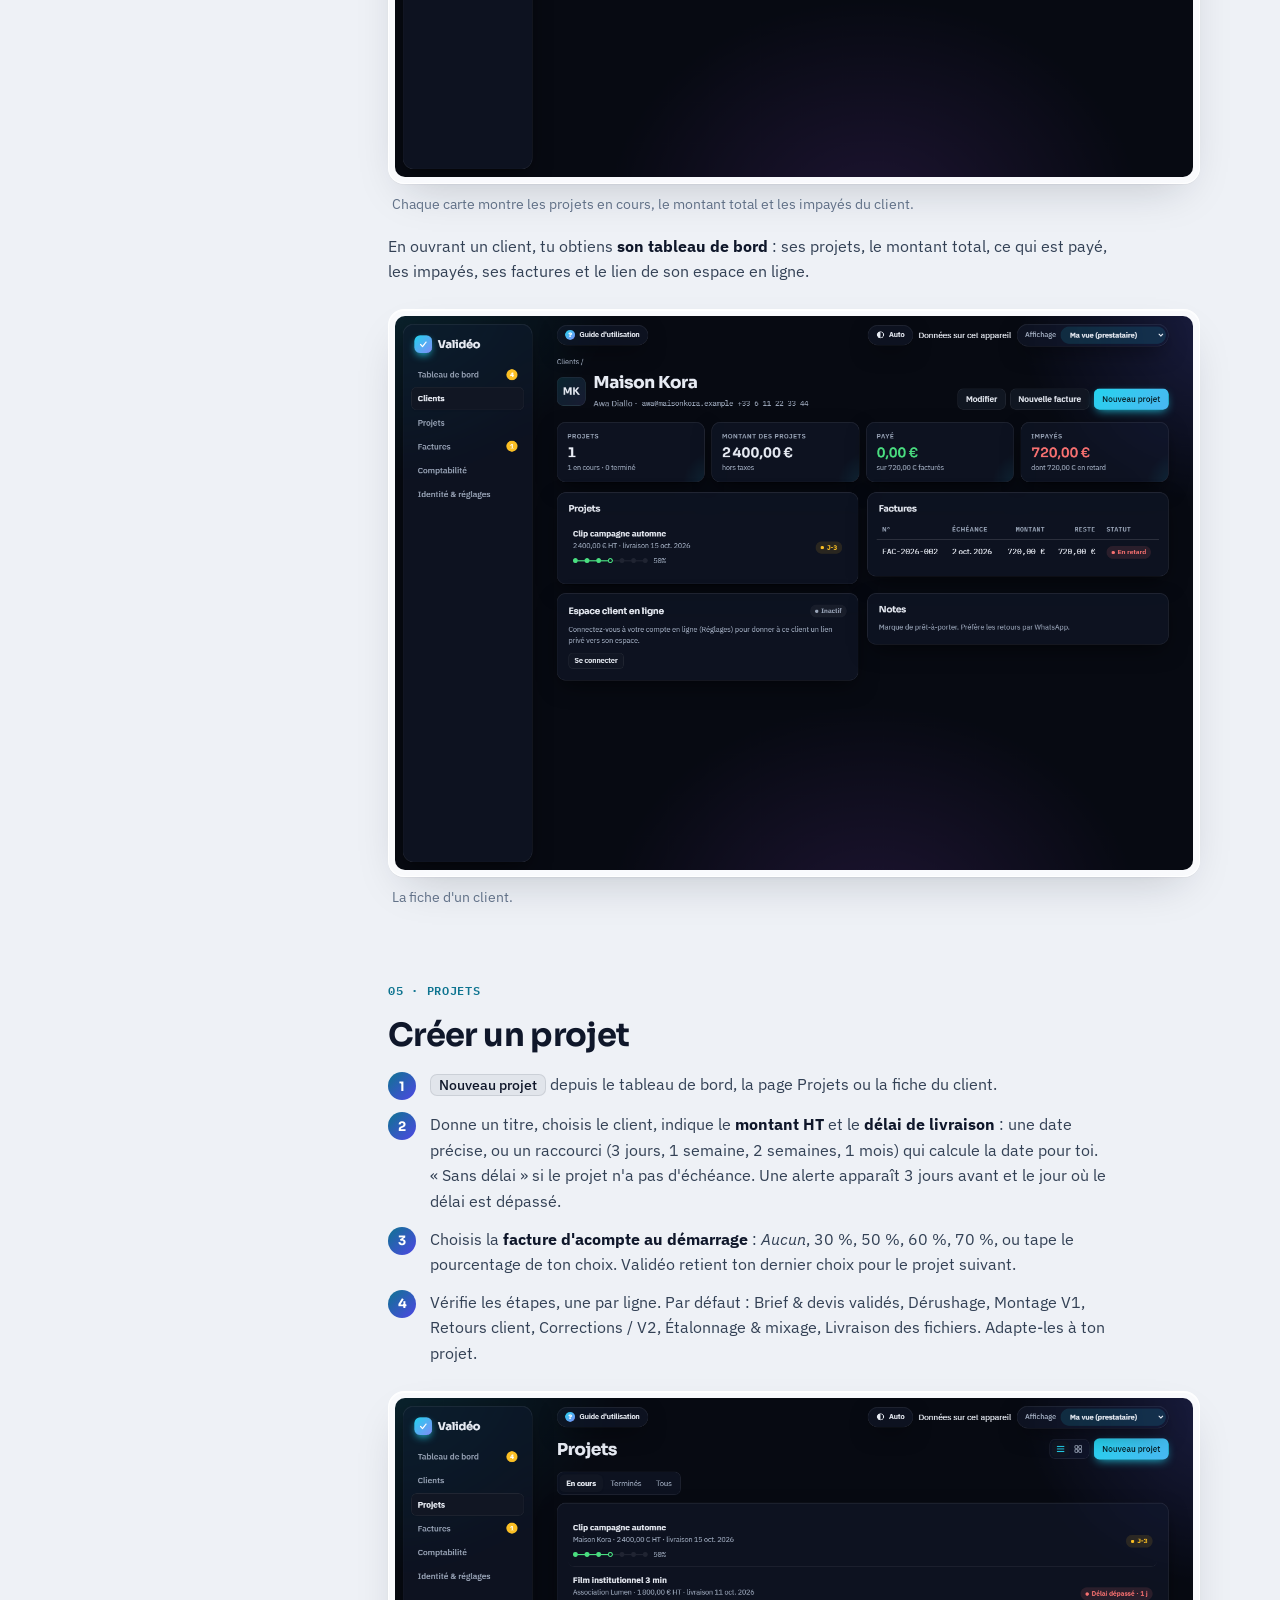
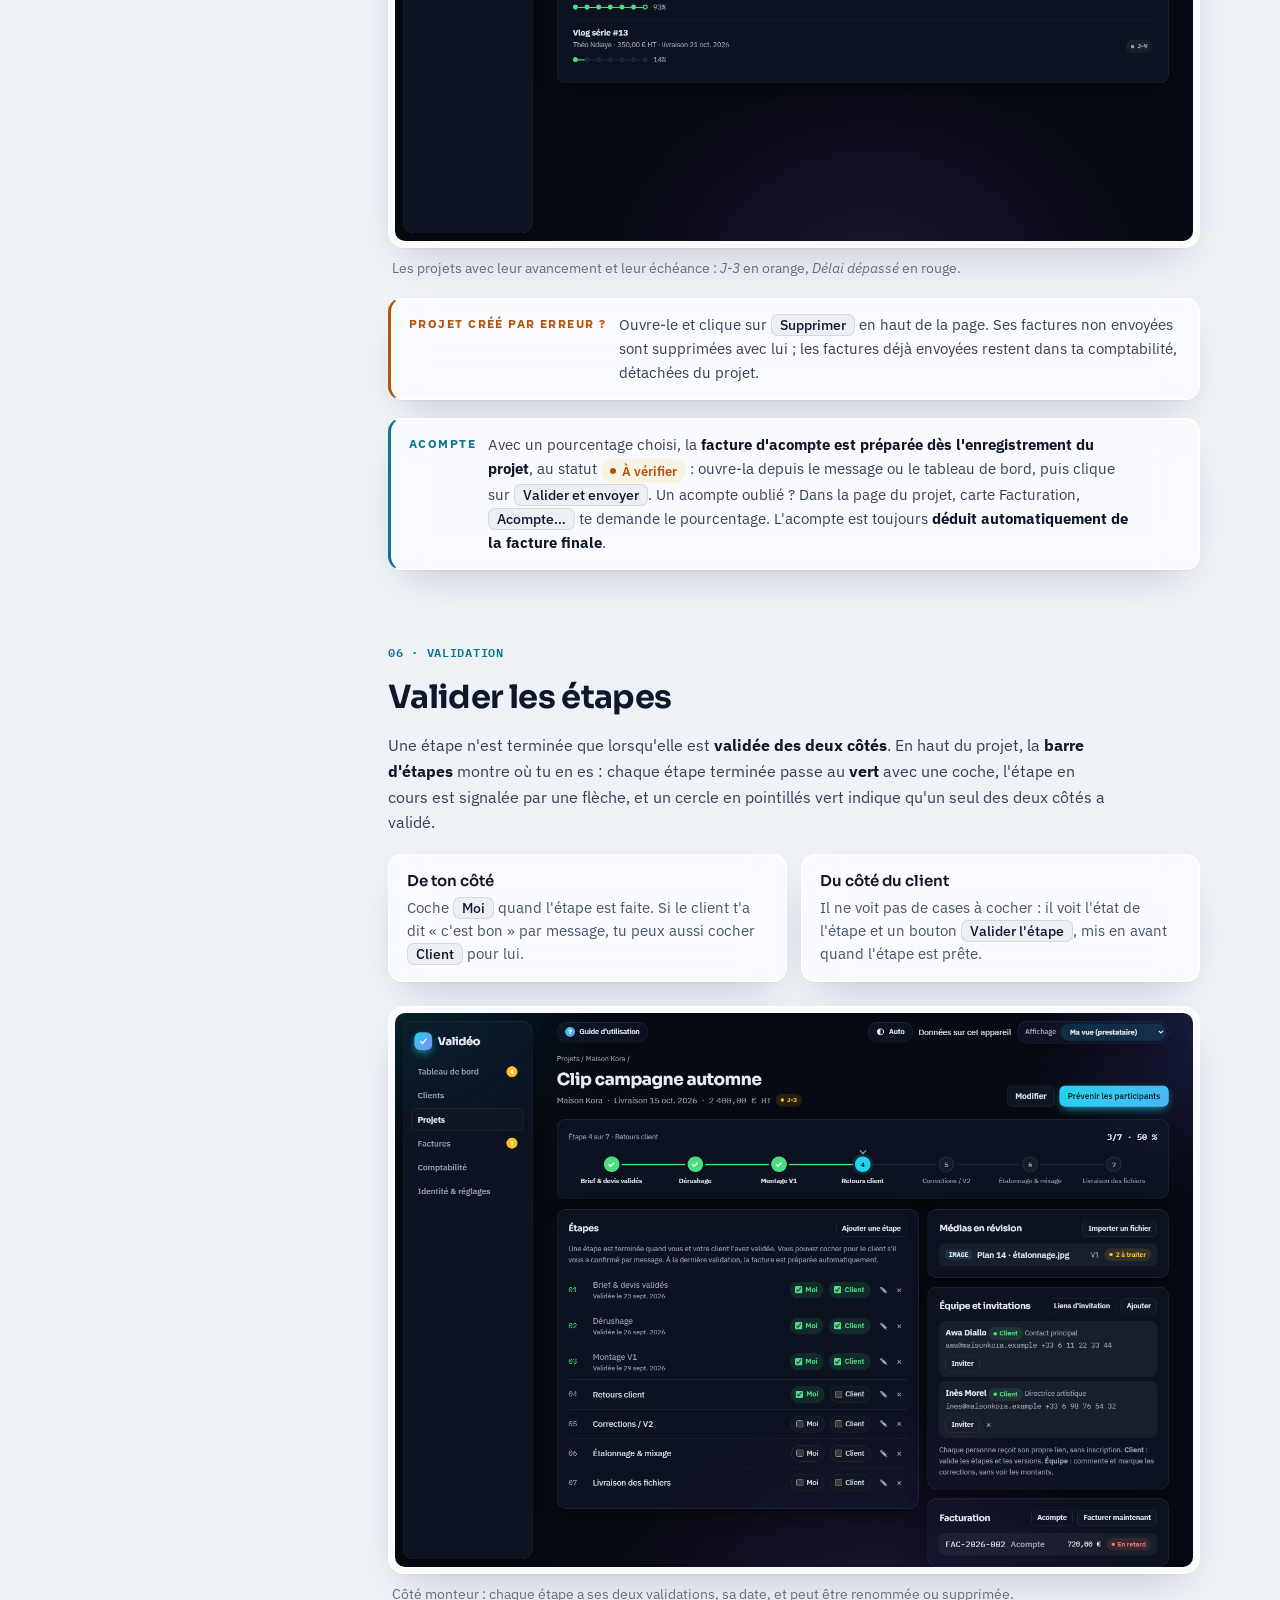
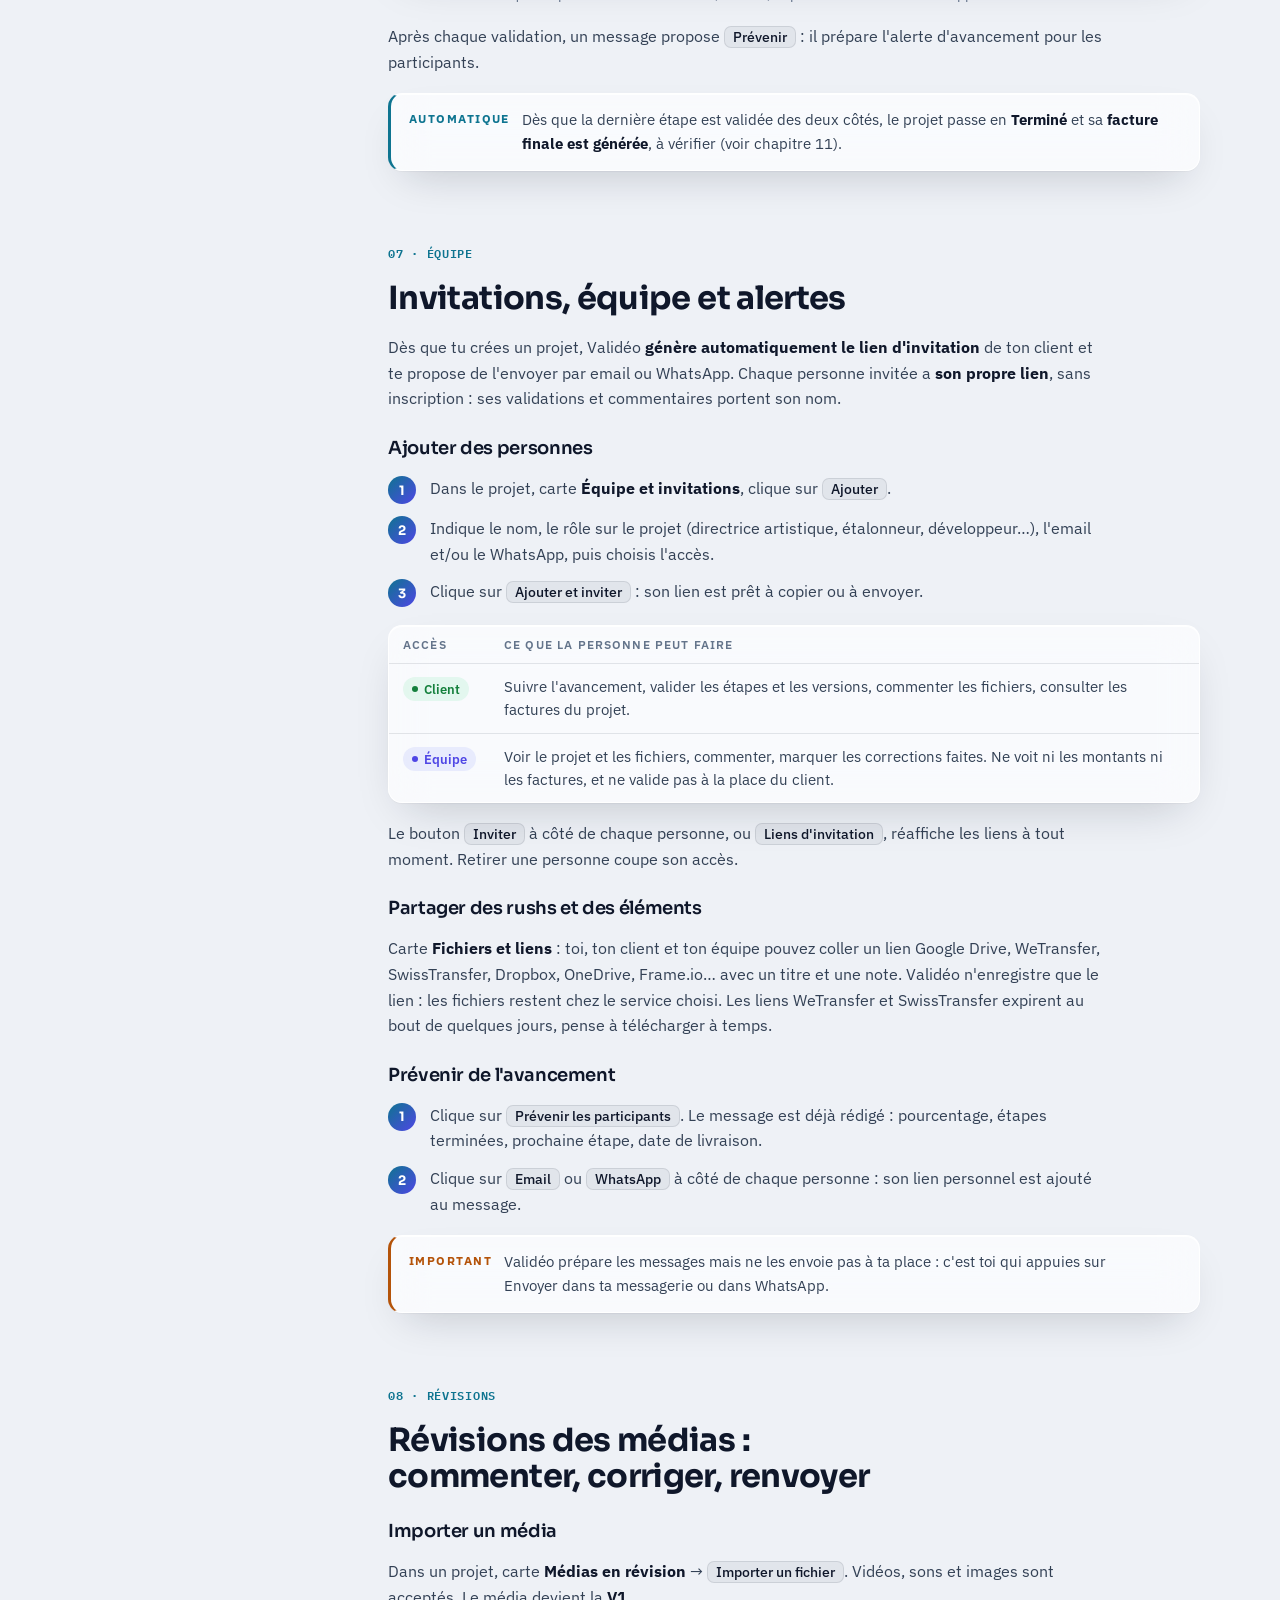
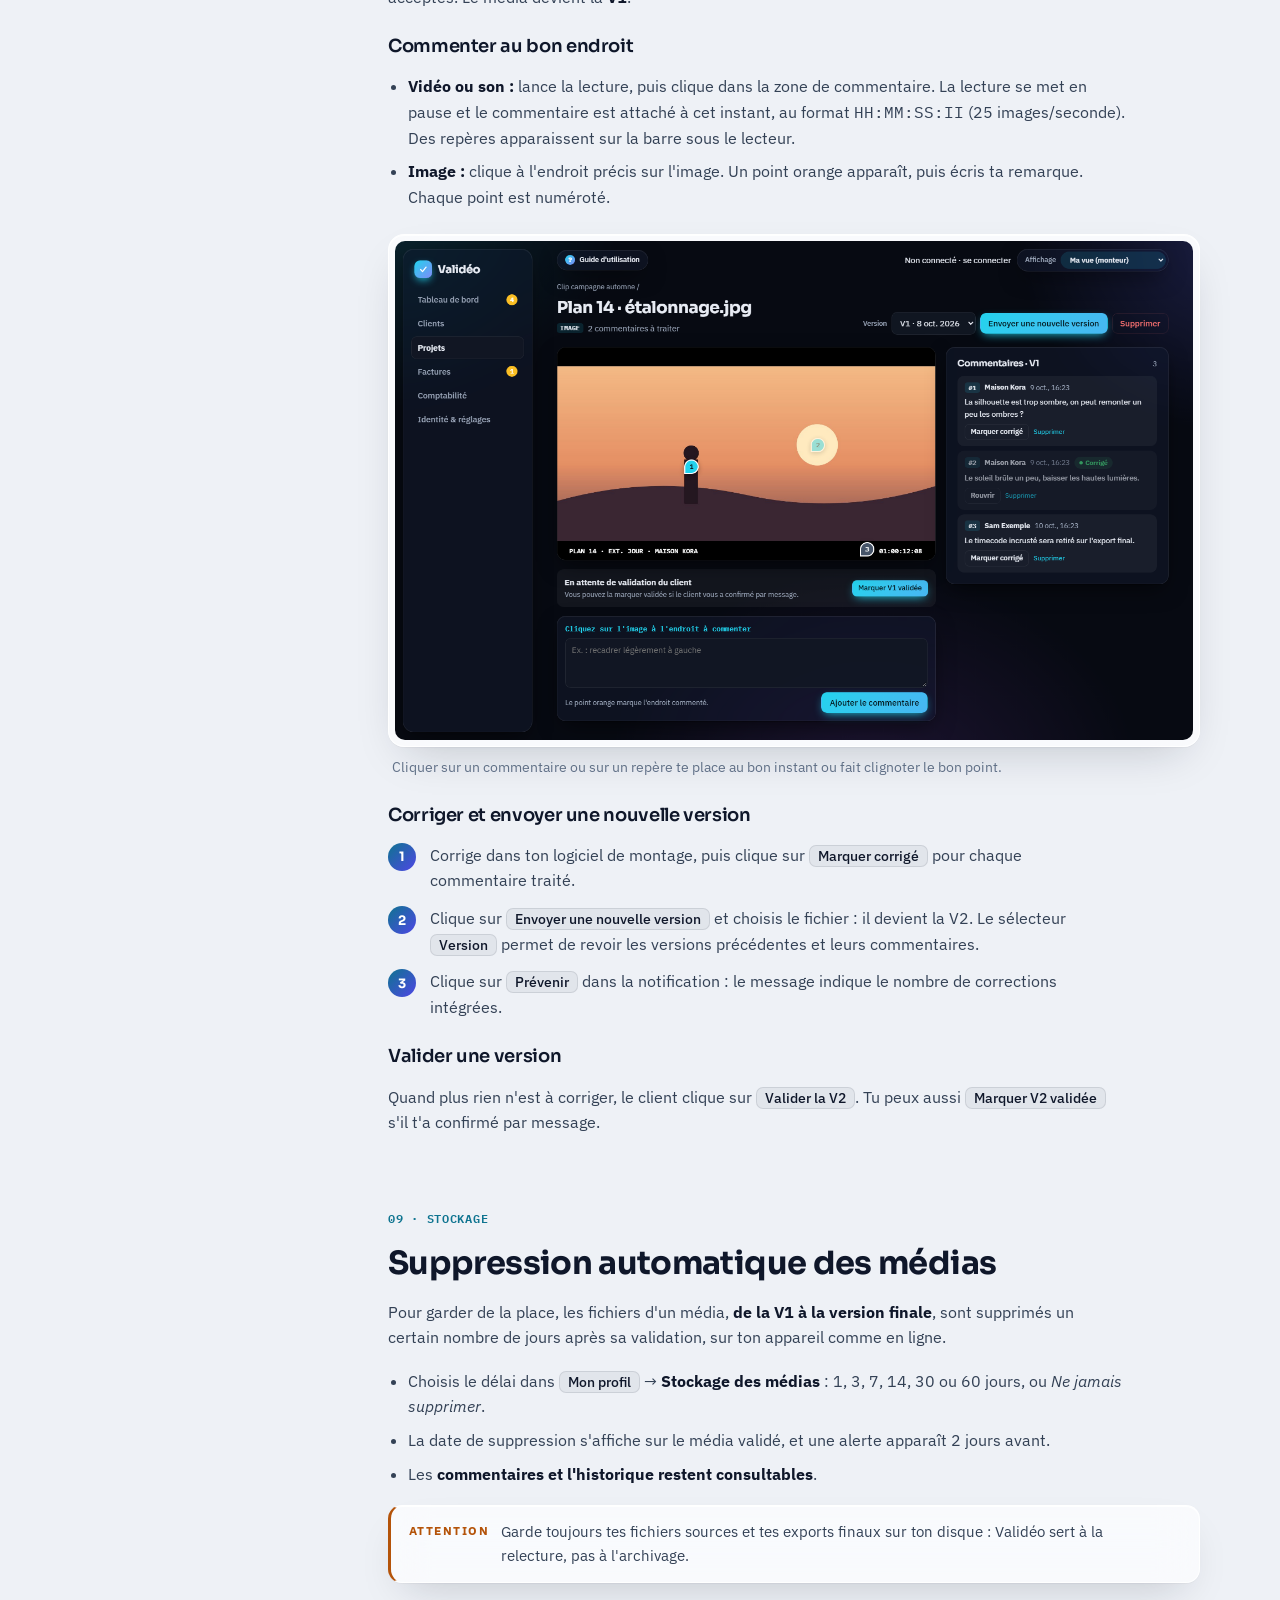
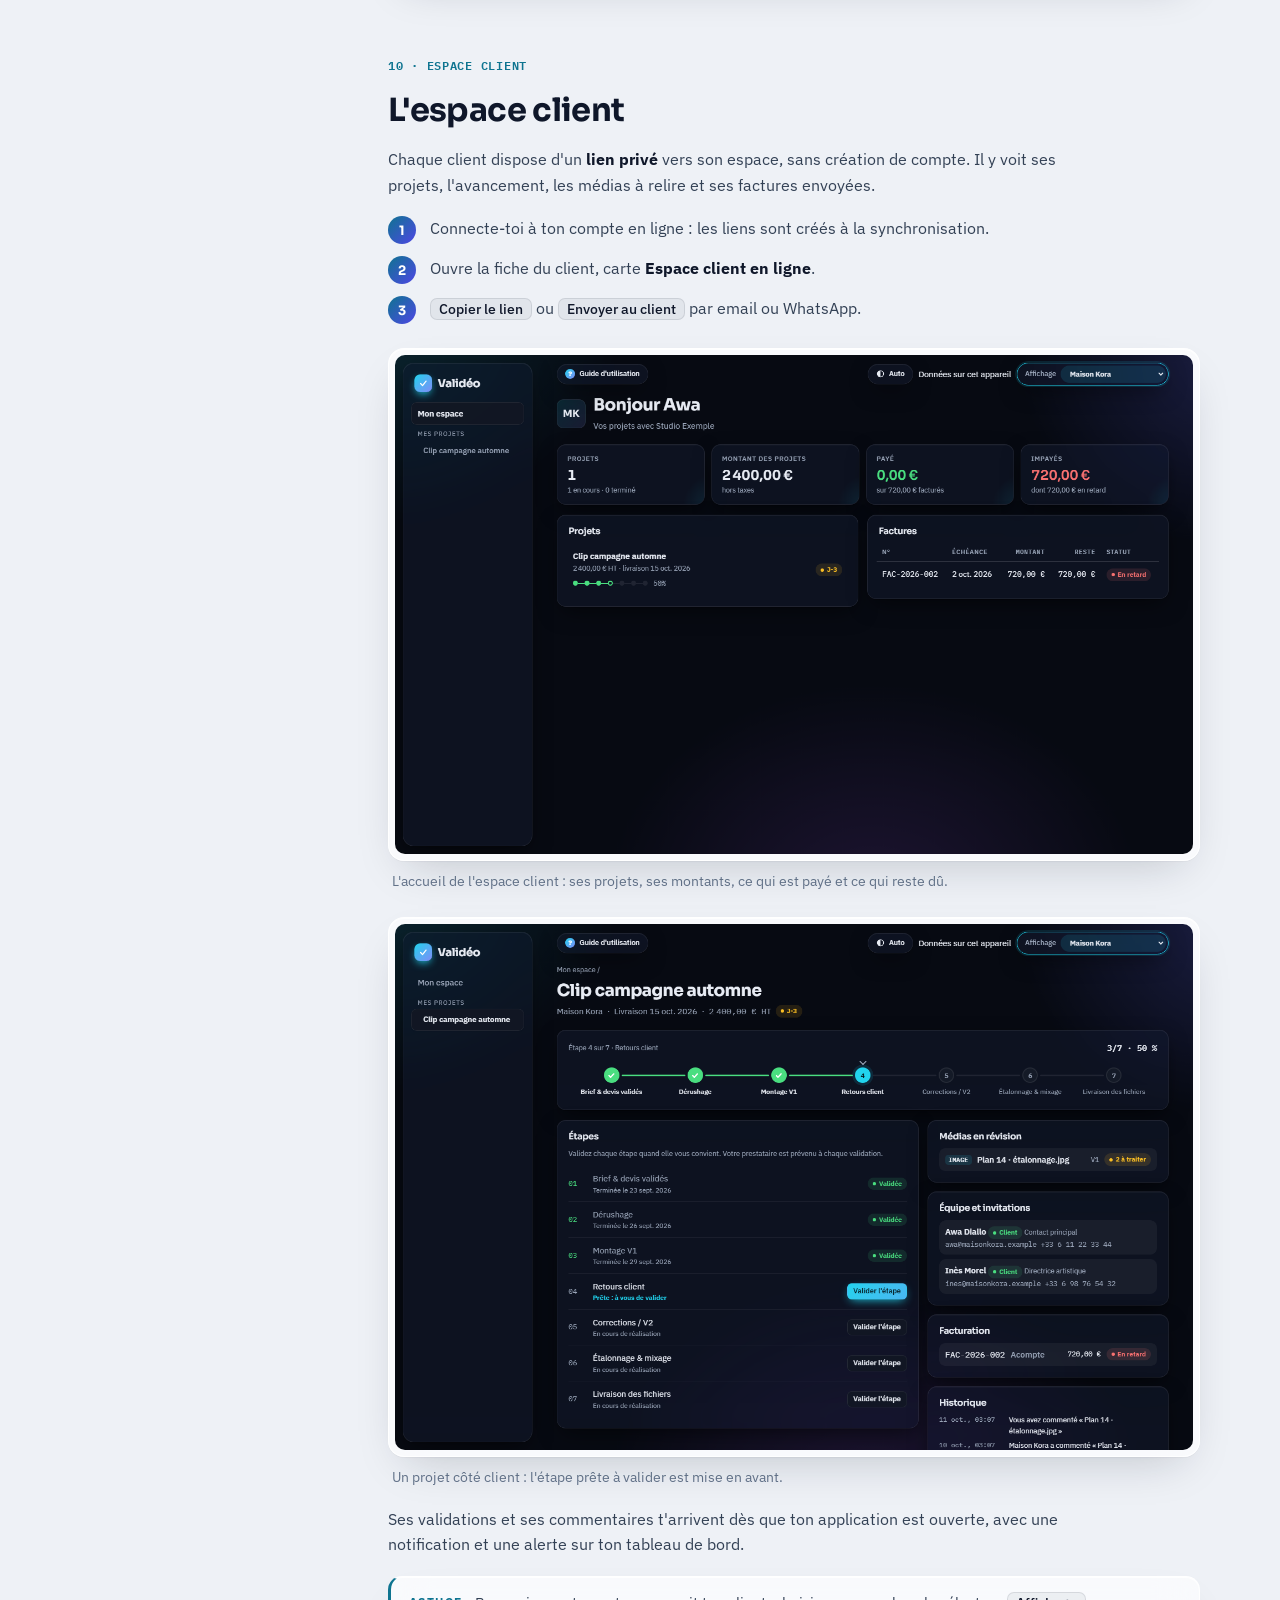
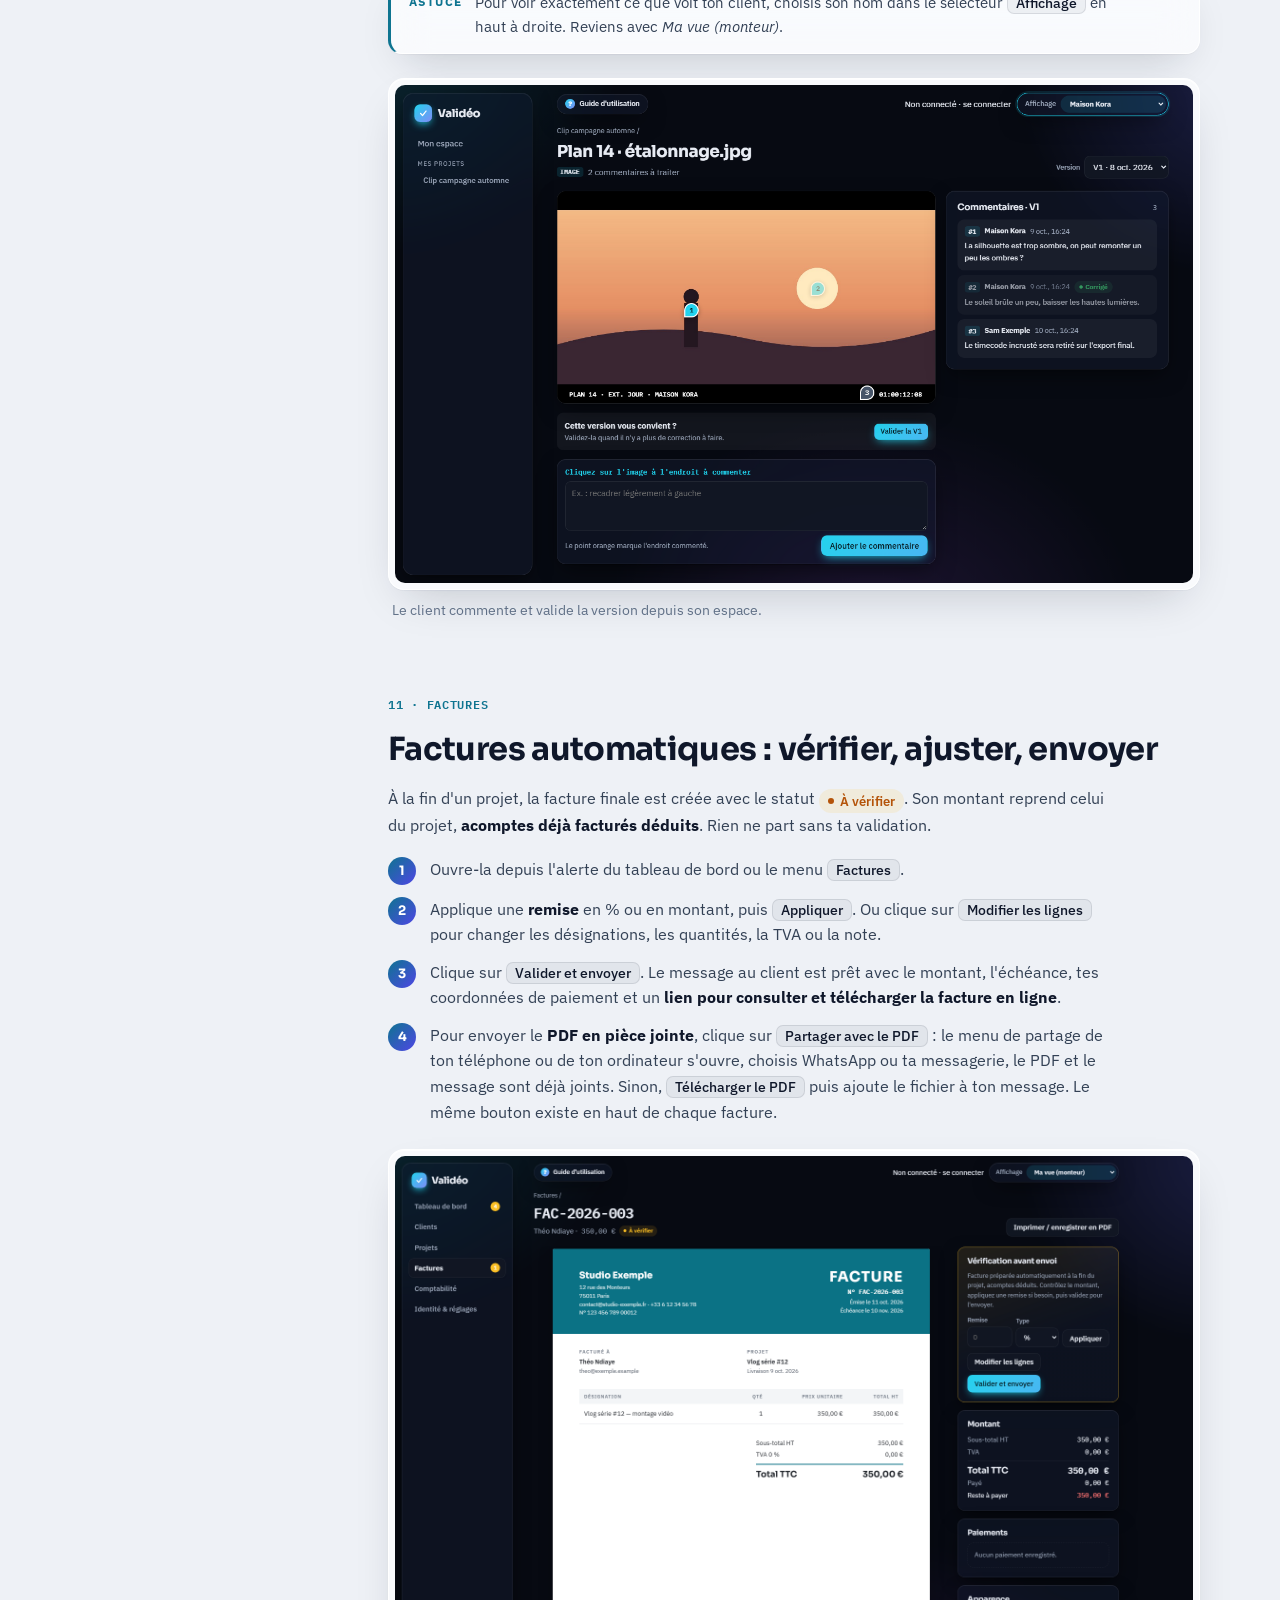
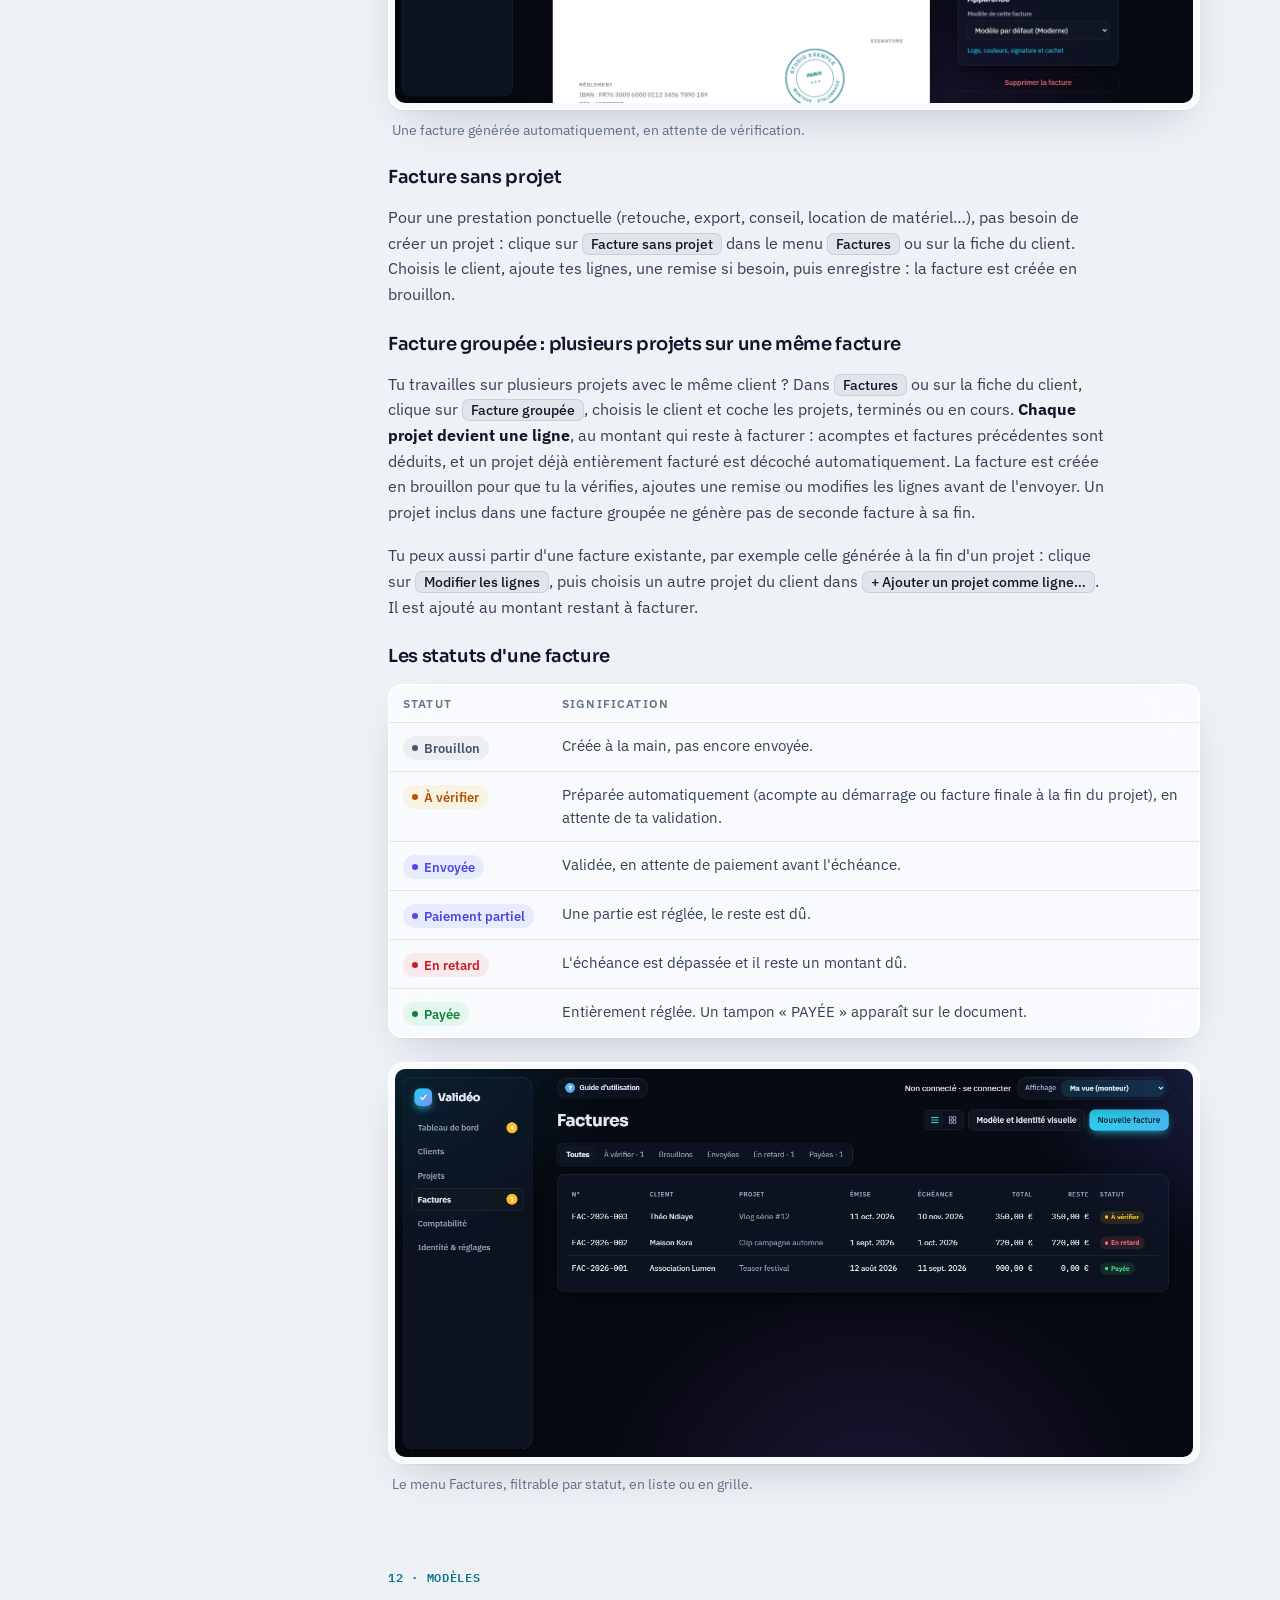
<file: guide.html>
<!doctype html>
<html lang="fr">
<head>
<meta charset="utf-8">
<meta name="viewport" content="width=device-width, initial-scale=1, viewport-fit=cover">
<title>Guide d'utilisation · Validéo</title>
<meta name="description" content="Le guide complet de Validéo, de A à Z : réglages, clients, projets, validation des étapes, révisions au timecode, espace client, factures, paiements et comptabilité.">
<meta name="theme-color" content="#070a12">
<link rel="icon" href="favicon.ico" sizes="48x48">
<link rel="icon" href="icon.svg" type="image/svg+xml">
<link rel="apple-touch-icon" href="icon-192.png">
<script src="theme.js"></script>
<link rel="preconnect" href="https://fonts.googleapis.com">
<link rel="stylesheet" href="https://fonts.googleapis.com/css2?family=Sora:wght@500;600;700;800&family=IBM+Plex+Mono:wght@400;600&family=IBM+Plex+Sans:wght@400;500;600&display=swap">
<link rel="stylesheet" href="site.css">
<style>
.g-hero{padding-block:56px 32px}
.g-hero .wrap{display:flex;flex-direction:column;gap:14px;max-width:1160px}
.g-hero h1{font-size:clamp(32px,4.6vw,50px);font-weight:800}
.g-hero p{color:var(--muted);font-size:18px;max-width:700px}
.g-meta{display:flex;gap:8px;flex-wrap:wrap}
.g-meta span{padding:5px 12px;border-radius:999px;font-size:13px;color:var(--muted);border:1px solid var(--line)}

.g-layout{display:grid;grid-template-columns:260px minmax(0,1fr);gap:48px;align-items:start;padding-bottom:96px}
.toc{position:sticky;top:84px;border-radius:16px;padding:16px 10px;max-height:calc(100vh - 110px);overflow:auto}
.toc b{display:block;padding:0 12px 8px;font:600 12px var(--f-body);letter-spacing:.14em;text-transform:uppercase;color:var(--dim)}
.toc ol{list-style:none;margin:0;padding:0;counter-reset:t}
.toc li{counter-increment:t}
.toc a{display:flex;gap:10px;padding:6px 12px;border-radius:9px;color:var(--muted);text-decoration:none;font-size:14px;line-height:1.35}
.toc a::before{content:counter(t,decimal-leading-zero);font:500 12px var(--f-mono);color:var(--dim);padding-top:1px}
.toc a:hover{background:var(--soft);color:var(--fg)}
.toc a.on{background:rgba(34,211,238,.1);color:var(--fg)}
.toc a.on::before{color:var(--accent)}
@media (max-width:980px){.g-layout{grid-template-columns:minmax(0,1fr)}.toc{position:static;max-height:none}}

.doc{min-width:0;display:flex;flex-direction:column;gap:72px}
.doc section{scroll-margin-top:84px;display:flex;flex-direction:column;gap:18px}
.doc .kicker{font:600 12px var(--f-mono);color:var(--accent);letter-spacing:.06em}
.doc h2{font-size:clamp(24px,2.8vw,32px);font-weight:700}
.doc h3{font-size:18px;font-weight:600;margin-top:8px}
.doc p,.doc li{color:var(--text-2);font-size:16px;max-width:72ch}
.doc strong{color:var(--fg)}
.doc ol.how{margin:0;padding:0;list-style:none;counter-reset:s;display:flex;flex-direction:column;gap:12px}
.doc ol.how li{counter-increment:s;display:grid;grid-template-columns:30px minmax(0,1fr);gap:12px;align-items:start}
.doc ol.how li::before{content:counter(s);width:28px;height:28px;border-radius:50%;display:grid;place-items:center;font:700 13px var(--f-display);background:linear-gradient(135deg,var(--accent),var(--accent-2));color:var(--on-accent)}
.doc ul.dots{margin:0;padding-left:20px;display:flex;flex-direction:column;gap:8px}
.ui{display:inline-block;padding:1px 8px;border-radius:7px;font:500 14px var(--f-body);background:var(--soft);border:1px solid var(--line);color:var(--fg);white-space:nowrap}
figure{margin:6px 0 0;display:flex;flex-direction:column;gap:10px}
figure .shot{padding:6px}
figcaption{font-size:13.5px;color:var(--dim);padding-left:4px}
.tip{border-radius:14px;padding:14px 18px;display:grid;grid-template-columns:auto minmax(0,1fr);gap:12px;align-items:start;border-left:3px solid var(--accent)}
.tip.warn{border-left-color:var(--warn)}
.tip b{font:700 12px var(--f-body);letter-spacing:.12em;text-transform:uppercase;color:var(--accent);padding-top:3px}
.tip.warn b{color:var(--warn)}
.tip p{color:var(--text-2);font-size:15px}
.grid2{display:grid;grid-template-columns:minmax(0,1fr) minmax(0,1fr);gap:14px}
@media (max-width:760px){.grid2{grid-template-columns:minmax(0,1fr)}}
.mini{border-radius:14px;padding:16px 18px;display:flex;flex-direction:column;gap:6px}
.mini h4{margin:0;font:600 15px var(--f-display)}
.mini p{font-size:14.5px;color:var(--muted)}
.tbl-wrap{overflow-x:auto;border-radius:14px}
table{width:100%;border-collapse:collapse;font-size:14.5px}
th,td{text-align:left;padding:11px 14px;border-bottom:1px solid var(--line);vertical-align:top}
th{font:600 11.5px var(--f-body);letter-spacing:.1em;text-transform:uppercase;color:var(--dim)}
td{color:var(--text-2)}
tr:last-child td{border-bottom:0}
.pill{display:inline-flex;align-items:center;gap:6px;padding:2px 9px;border-radius:999px;font-size:12.5px;font-weight:600;white-space:nowrap}
.pill::before{content:"";width:6px;height:6px;border-radius:50%;background:currentColor}
.p-ok{background:rgba(74,222,128,.12);color:var(--ok)}.p-warn{background:rgba(251,191,36,.12);color:var(--warn)}.p-bad{background:rgba(248,113,113,.13);color:var(--bad)}.p-info{background:rgba(129,140,248,.14);color:var(--accent-2)}.p-n{background:var(--soft);color:var(--muted)}
.toplink{position:fixed;right:18px;bottom:calc(18px + env(safe-area-inset-bottom,0px));width:44px;height:44px;border-radius:50%;display:grid;place-items:center;color:var(--fg);text-decoration:none;font-size:18px;z-index:20}
</style>
</head>
<body>
<header class="topnav">
  <div class="wrap">
    <a class="logo" href="./"><img src="icon-192.png" alt="" width="30" height="30">Validéo</a>
    <nav class="links" aria-label="Sections"><a href="./">Accueil</a><a href="#demarrer">Démarrer</a><a href="#factures">Factures</a><a href="#depannage">Dépannage</a></nav>
    <div class="nav-cta"><button class="btn sm theme-btn" data-theme-btn onclick="cycleTheme()" type="button">Thème</button><a class="btn sm primary" href="app.html">Ouvrir Validéo</a></div>
  </div>
</header>

<div class="g-hero"><div class="wrap">
  <span class="eyebrow">Guide d'utilisation</span>
  <h1>Maîtriser Validéo, de A à Z</h1>
  <p>Ce guide suit l'ordre dans lequel tu utiliseras l'outil : les réglages, ton premier client, un projet complet avec ses révisions, puis la facture et le paiement. Chaque écran est illustré.</p>
  <div class="g-meta"><span>Lecture : 17 min</span><span>18 chapitres</span><span>Captures tirées de la démo</span></div>
</div></div>

<div class="wrap g-layout">
  <nav class="toc glass" aria-label="Sommaire">
    <b>Sommaire</b>
    <ol>
      <li><a href="#decouvrir">Découvrir l'interface</a></li>
      <li><a href="#demarrer">Créer ton compte</a></li>
      <li><a href="#identite">Ton identité et tes réglages</a></li>
      <li><a href="#clients">Ajouter un client</a></li>
      <li><a href="#projets">Créer un projet</a></li>
      <li><a href="#etapes">Valider les étapes</a></li>
      <li><a href="#participants">Invitations, équipe et alertes</a></li>
      <li><a href="#revisions">Révisions des médias</a></li>
      <li><a href="#stockage">Suppression automatique</a></li>
      <li><a href="#espace-client">L'espace client</a></li>
      <li><a href="#factures">Factures automatiques</a></li>
      <li><a href="#modeles">Modèles et identité visuelle</a></li>
      <li><a href="#paiements">Paiements et relances</a></li>
      <li><a href="#compta">Comptabilité</a></li>
      <li><a href="#alertes">Le tableau de bord et ses alertes</a></li>
      <li><a href="#hors-ligne">Hors ligne, installation, sauvegarde</a></li>
      <li><a href="#offre">Mon offre et paiement</a></li>
      <li><a href="#depannage">Questions et dépannage</a></li>
    </ol>
  </nav>

  <article class="doc">

    <section id="decouvrir">
      <span class="kicker">01 · DÉCOUVRIR</span>
      <h2>Découvrir l'interface</h2>
      <p>Validéo tient sur un seul écran. À gauche, le <strong>menu</strong> : Tableau de bord, Clients, Projets, Factures, Comptabilité, Archives, Mon profil et, tout en bas, Mon offre. Les pastilles orange indiquent ce qui demande ton attention.</p>
      <p>En haut, quelques repères :</p>
      <ul class="dots">
        <li><span class="ui">? Guide d'utilisation</span> ouvre ce guide.</li>
        <li>Le bouton <span class="ui">Thème</span> passe de <em>Auto</em> (comme ton appareil) à <em>Clair</em> puis <em>Sombre</em>.</li>
        <li><strong>Ta photo et ton prénom</strong> : un clic ouvre <span class="ui">Mon profil</span>.</li>
        <li><strong>Ton offre</strong> (Découverte, Solo, Pro ou Studio) et sa date de fin : un clic ouvre <span class="ui">Mon offre</span>.</li>
        <li>L'<strong>état de synchronisation</strong> : <em>Synchronisé</em>, <em>Hors ligne</em> ou <em>Non connecté</em>. Clique dessus pour aller à ton compte.</li>
        <li>Le sélecteur <span class="ui">Affichage</span> : <em>Ma vue (prestataire)</em> ou la vue d'un client, pour voir exactement ce qu'il voit.</li>
      </ul>
      <figure><div class="shot glass"><img src="guide/img/dashboard.png" alt="Tableau de bord de Validéo" loading="lazy" width="1440" height="900"></div><figcaption>Le tableau de bord : nombre de clients, chiffres clés, éléments « À traiter », projets en cours et dernières activités.</figcaption></figure>
    </section>

    <section id="demarrer">
      <span class="kicker">02 · DÉMARRER</span>
      <h2>Créer ton compte et te connecter</h2>
      <p>Validéo s'ouvre sur une <strong>page de connexion</strong>. L'inscription se fait en trois étapes, indiquées en haut du formulaire : <strong>Compte</strong>, <strong>Confirmation</strong>, <strong>Profil</strong>.</p>
      <h3>Avec ton email</h3>
      <ol class="how">
        <li><p>Clique sur <span class="ui">Créer un compte gratuit</span>. Indique ton prénom et ton nom, le nom de ton activité (facultatif), ton email et un mot de passe. La jauge sous le mot de passe indique s'il est assez solide.</p></li>
        <li><p>Ouvre l'email de confirmation et clique sur le lien : tu arrives directement dans Validéo. Rien reçu ? Regarde dans les indésirables ou clique sur <span class="ui">Renvoyer l'email</span>.</p></li>
        <li><p>Complète ton <strong>profil</strong> : ton nom, ton activité, ton métier, ta devise et ton numéro WhatsApp. Ces infos préparent tes factures et tes messages.</p></li>
      </ol>
      <h3>Avec Google</h3>
      <p>Clique sur <span class="ui">Continuer avec Google</span> et choisis ton compte Google : pas de mot de passe à créer ni d'email à confirmer. Tu passes directement à l'étape <strong>Profil</strong>.</p>
      <h3>Mot de passe oublié</h3>
      <p>Sur la page de connexion, clique sur <span class="ui">Mot de passe oublié ?</span>, indique ton email, puis suis le lien reçu pour choisir un nouveau mot de passe.</p>
      <p>Une fois connecté, la carte <strong>Bienvenue</strong> du tableau de bord te guide : ton identité visuelle, ton premier client, ton premier projet. Pour t'entraîner avant, ouvre la <a href="app.html?demo">démo</a> : des clients, projets et factures fictifs, dans un espace séparé jamais enregistré en ligne. Les captures de ce guide viennent de cette démo.</p>
      <div class="tip glass"><b>Offres</b><p>Un nouveau compte démarre sur l'offre <strong>Découverte</strong> : 2 projets en cours et 2 clients. Les offres Solo, Pro et Studio lèvent ces limites (voir les <a href="./#offres">tarifs</a>). L'offre en cours, son utilisation et le passage à une offre supérieure se trouvent dans <span class="ui">Mon offre</span> (voir chapitre 17).</p></div>
      <div class="tip glass"><b>Appareil partagé</b><p><span class="ui">Se déconnecter</span> (dans Mon profil) synchronise tes dernières modifications puis efface tes données de l'appareil. Elles restent en sécurité dans ton compte.</p></div>
    </section>

    <section id="identite">
      <span class="kicker">03 · RÉGLAGES</span>
      <h2>Ton identité et tes réglages</h2>
      <p>Menu <span class="ui">Mon profil</span>. Tout ce que tu remplis ici apparaît sur tes factures. L'aperçu à droite se met à jour pendant que tu tapes.</p>
      <div class="grid2">
        <div class="mini glass"><h4>Photo de profil</h4><p><span class="ui">Importer une photo</span> : elle s'affiche en haut de l'écran et dans l'espace de tes clients, à côté de « Vos projets avec… ». Connecté avec Google ? Ta photo Google est utilisée tant que tu n'en importes pas une autre.</p></div>
        <div class="mini glass"><h4>Ton entreprise</h4><p>Nom commercial, ton nom, email, téléphone/WhatsApp, adresse, numéro SIRET, RCCM ou NIF, coordonnées de paiement (IBAN, Mobile Money…), mentions légales.</p></div>
        <div class="mini glass"><h4>Facturation</h4><p>Devise (€, FCFA, $…), TVA par défaut, délai de paiement, préfixe et prochain numéro de facture, texte des pénalités de retard.</p></div>
        <div class="mini glass"><h4>Identité visuelle</h4><p>Logo ou photo, couleur de marque (pastilles ou couleur libre), modèle de facture parmi six.</p></div>
        <div class="mini glass"><h4>Signature et cachet</h4><p>Signe à la souris ou au doigt, ou importe une image. Le cachet rond est généré avec tes textes et ta couleur.</p></div>
      </div>
      <figure><div class="shot glass"><img src="guide/img/settings.png" alt="Page Identité et réglages avec aperçu de facture" loading="lazy" width="1440" height="1500"></div><figcaption>Mon profil : à gauche les champs, à droite l'aperçu de la facture en direct.</figcaption></figure>
    </section>

    <section id="clients">
      <span class="kicker">04 · CLIENTS</span>
      <h2>Ajouter un client</h2>
      <ol class="how">
        <li><p>Menu <span class="ui">Clients</span> → <span class="ui">Nouveau client</span>.</p></li>
        <li><p>Renseigne le nom du contact, l'entreprise (facultative), l'email et le numéro <strong>WhatsApp avec l'indicatif</strong> (ex. +221 77 123 45 67), puis l'adresse de facturation.</p></li>
        <li><p>Ajoute des notes privées si besoin : le client ne les voit jamais.</p></li>
        <li><p>En haut du formulaire, <span class="ui">Choisir une image</span> ajoute la <strong>photo ou le logo</strong> du client. Elle remplace ses initiales sur sa carte, dans la liste, sur sa fiche et dans son espace. <span class="ui">Retirer</span> revient aux initiales.</p></li>
      </ol>
      <p>La liste des clients s'affiche en <strong>grille</strong> ou en <strong>liste</strong> : utilise les deux petites icônes à côté du bouton. Le même choix existe pour les projets et les factures.</p>
      <figure><div class="shot glass"><img src="guide/img/clients.png" alt="Liste des clients en grille" loading="lazy" width="1440" height="760"></div><figcaption>Chaque carte montre les projets en cours, le montant total et les impayés du client.</figcaption></figure>
      <p>En ouvrant un client, tu obtiens <strong>son tableau de bord</strong> : ses projets, le montant total, ce qui est payé, les impayés, ses factures et le lien de son espace en ligne.</p>
      <figure><div class="shot glass"><img src="guide/img/client.png" alt="Fiche client avec chiffres, projets et factures" loading="lazy" width="1440" height="1000"></div><figcaption>La fiche d'un client.</figcaption></figure>
    </section>

    <section id="projets">
      <span class="kicker">05 · PROJETS</span>
      <h2>Créer un projet</h2>
      <ol class="how">
        <li><p><span class="ui">Nouveau projet</span> depuis le tableau de bord, la page Projets ou la fiche du client.</p></li>
        <li><p>Donne un titre, choisis le client, indique le <strong>montant HT</strong> et le <strong>délai de livraison</strong> : une date précise, ou un raccourci (3 jours, 1 semaine, 2 semaines, 1 mois) qui calcule la date pour toi. « Sans délai » si le projet n'a pas d'échéance. Une alerte apparaît 3 jours avant et le jour où le délai est dépassé.</p></li>
        <li><p>Choisis la <strong>facture d'acompte au démarrage</strong> : <em>Aucun</em>, 30 %, 50 %, 60 %, 70 %, ou tape le pourcentage de ton choix. Validéo retient ton dernier choix pour le projet suivant.</p></li>
        <li><p>Vérifie les étapes, une par ligne. Par défaut : Brief &amp; devis validés, Dérushage, Montage V1, Retours client, Corrections / V2, Étalonnage &amp; mixage, Livraison des fichiers. Adapte-les à ton projet.</p></li>
      </ol>
      <figure><div class="shot glass"><img src="guide/img/projects.png" alt="Liste des projets avec avancement et échéances" loading="lazy" width="1440" height="800"></div><figcaption>Les projets avec leur avancement et leur échéance : <em>J-3</em> en orange, <em>Délai dépassé</em> en rouge.</figcaption></figure>
      <div class="tip glass warn"><b>Projet créé par erreur ?</b><p>Ouvre-le et clique sur <span class="ui">Supprimer</span> en haut de la page. Ses factures non envoyées sont supprimées avec lui ; les factures déjà envoyées restent dans ta comptabilité, détachées du projet.</p></div>
      <div class="tip glass"><b>Acompte</b><p>Avec un pourcentage choisi, la <strong>facture d'acompte est préparée dès l'enregistrement du projet</strong>, au statut <span class="pill p-warn">À vérifier</span> : ouvre-la depuis le message ou le tableau de bord, puis clique sur <span class="ui">Valider et envoyer</span>. Un acompte oublié ? Dans la page du projet, carte Facturation, <span class="ui">Acompte…</span> te demande le pourcentage. L'acompte est toujours <strong>déduit automatiquement de la facture finale</strong>.</p></div>
    </section>

    <section id="etapes">
      <span class="kicker">06 · VALIDATION</span>
      <h2>Valider les étapes</h2>
      <p>Une étape n'est terminée que lorsqu'elle est <strong>validée des deux côtés</strong>. En haut du projet, la <strong>barre d'étapes</strong> montre où tu en es : chaque étape terminée passe au <strong>vert</strong> avec une coche, l'étape en cours est signalée par une flèche, et un cercle en pointillés vert indique qu'un seul des deux côtés a validé.</p>
      <div class="grid2">
        <div class="mini glass"><h4>De ton côté</h4><p>Coche <span class="ui">Moi</span> quand l'étape est faite. Si le client t'a dit « c'est bon » par message, tu peux aussi cocher <span class="ui">Client</span> pour lui.</p></div>
        <div class="mini glass"><h4>Du côté du client</h4><p>Il ne voit pas de cases à cocher : il voit l'état de l'étape et un bouton <span class="ui">Valider l'étape</span>, mis en avant quand l'étape est prête.</p></div>
      </div>
      <figure><div class="shot glass"><img src="guide/img/project.png" alt="Page projet côté prestataire avec la barre d'étapes et les cases Moi et Client" loading="lazy" width="1440" height="1000"></div><figcaption>Côté monteur : chaque étape a ses deux validations, sa date, et peut être renommée ou supprimée.</figcaption></figure>
      <p>Après chaque validation, un message propose <span class="ui">Prévenir</span> : il prépare l'alerte d'avancement pour les participants.</p>
      <div class="tip glass"><b>Automatique</b><p>Dès que la dernière étape est validée des deux côtés, le projet passe en <strong>Terminé</strong> et sa <strong>facture finale est générée</strong>, à vérifier (voir chapitre 11).</p></div>
    </section>

    <section id="participants">
      <span class="kicker">07 · ÉQUIPE</span>
      <h2>Invitations, équipe et alertes</h2>
      <p>Dès que tu crées un projet, Validéo <strong>génère automatiquement le lien d'invitation</strong> de ton client et te propose de l'envoyer par email ou WhatsApp. Chaque personne invitée a <strong>son propre lien</strong>, sans inscription : ses validations et commentaires portent son nom.</p>
      <h3>Ajouter des personnes</h3>
      <ol class="how">
        <li><p>Dans le projet, carte <strong>Équipe et invitations</strong>, clique sur <span class="ui">Ajouter</span>.</p></li>
        <li><p>Indique le nom, le rôle sur le projet (directrice artistique, étalonneur, développeur…), l'email et/ou le WhatsApp, puis choisis l'accès.</p></li>
        <li><p>Clique sur <span class="ui">Ajouter et inviter</span> : son lien est prêt à copier ou à envoyer.</p></li>
      </ol>
      <div class="tbl-wrap glass"><table>
        <thead><tr><th>Accès</th><th>Ce que la personne peut faire</th></tr></thead>
        <tbody>
          <tr><td><span class="pill p-ok">Client</span></td><td>Suivre l'avancement, valider les étapes et les versions, commenter les fichiers, consulter les factures du projet.</td></tr>
          <tr><td><span class="pill p-info">Équipe</span></td><td>Voir le projet et les fichiers, commenter, marquer les corrections faites. Ne voit ni les montants ni les factures, et ne valide pas à la place du client.</td></tr>
        </tbody></table></div>
      <p>Le bouton <span class="ui">Inviter</span> à côté de chaque personne, ou <span class="ui">Liens d'invitation</span>, réaffiche les liens à tout moment. Retirer une personne coupe son accès.</p>
      <h3>Partager des rushs et des éléments</h3>
      <p>Carte <strong>Fichiers et liens</strong> : toi, ton client et ton équipe pouvez coller un lien Google Drive, WeTransfer, SwissTransfer, Dropbox, OneDrive, Frame.io… avec un titre et une note. Validéo n'enregistre que le lien : les fichiers restent chez le service choisi. Les liens WeTransfer et SwissTransfer expirent au bout de quelques jours, pense à télécharger à temps.</p>
      <h3>Prévenir de l'avancement</h3>
      <ol class="how">
        <li><p>Clique sur <span class="ui">Prévenir les participants</span>. Le message est déjà rédigé : pourcentage, étapes terminées, prochaine étape, date de livraison.</p></li>
        <li><p>Clique sur <span class="ui">Email</span> ou <span class="ui">WhatsApp</span> à côté de chaque personne : son lien personnel est ajouté au message.</p></li>
      </ol>
      <div class="tip glass warn"><b>Important</b><p>Validéo prépare les messages mais ne les envoie pas à ta place : c'est toi qui appuies sur Envoyer dans ta messagerie ou dans WhatsApp.</p></div>
    </section>

    <section id="revisions">
      <span class="kicker">08 · RÉVISIONS</span>
      <h2>Révisions des médias : commenter, corriger, renvoyer</h2>
      <h3>Importer un média</h3>
      <p>Dans un projet, carte <strong>Médias en révision</strong> → <span class="ui">Importer un fichier</span>. Vidéos, sons et images sont acceptés. Le média devient la <strong>V1</strong>.</p>
      <h3>Commenter au bon endroit</h3>
      <ul class="dots">
        <li><strong>Vidéo ou son :</strong> lance la lecture, puis clique dans la zone de commentaire. La lecture se met en pause et le commentaire est attaché à cet instant, au format <span class="mono">HH:MM:SS:II</span> (25 images/seconde). Des repères apparaissent sur la barre sous le lecteur.</li>
        <li><strong>Image :</strong> clique à l'endroit précis sur l'image. Un point orange apparaît, puis écris ta remarque. Chaque point est numéroté.</li>
      </ul>
      <figure><div class="shot glass"><img src="guide/img/media.png" alt="Révision d'une image avec trois points commentés" loading="lazy" width="1440" height="900"></div><figcaption>Cliquer sur un commentaire ou sur un repère te place au bon instant ou fait clignoter le bon point.</figcaption></figure>
      <h3>Corriger et envoyer une nouvelle version</h3>
      <ol class="how">
        <li><p>Corrige dans ton logiciel de montage, puis clique sur <span class="ui">Marquer corrigé</span> pour chaque commentaire traité.</p></li>
        <li><p>Clique sur <span class="ui">Envoyer une nouvelle version</span> et choisis le fichier : il devient la V2. Le sélecteur <span class="ui">Version</span> permet de revoir les versions précédentes et leurs commentaires.</p></li>
        <li><p>Clique sur <span class="ui">Prévenir</span> dans la notification : le message indique le nombre de corrections intégrées.</p></li>
      </ol>
      <h3>Valider une version</h3>
      <p>Quand plus rien n'est à corriger, le client clique sur <span class="ui">Valider la V2</span>. Tu peux aussi <span class="ui">Marquer V2 validée</span> s'il t'a confirmé par message.</p>
    </section>

    <section id="stockage">
      <span class="kicker">09 · STOCKAGE</span>
      <h2>Suppression automatique des médias</h2>
      <p>Pour garder de la place, les fichiers d'un média, <strong>de la V1 à la version finale</strong>, sont supprimés un certain nombre de jours après sa validation, sur ton appareil comme en ligne.</p>
      <ul class="dots">
        <li>Choisis le délai dans <span class="ui">Mon profil</span> → <strong>Stockage des médias</strong> : 1, 3, 7, 14, 30 ou 60 jours, ou <em>Ne jamais supprimer</em>.</li>
        <li>La date de suppression s'affiche sur le média validé, et une alerte apparaît 2 jours avant.</li>
        <li>Les <strong>commentaires et l'historique restent consultables</strong>.</li>
      </ul>
      <div class="tip glass warn"><b>Attention</b><p>Garde toujours tes fichiers sources et tes exports finaux sur ton disque : Validéo sert à la relecture, pas à l'archivage.</p></div>
    </section>

    <section id="espace-client">
      <span class="kicker">10 · ESPACE CLIENT</span>
      <h2>L'espace client</h2>
      <p>Chaque client dispose d'un <strong>lien privé</strong> vers son espace, sans création de compte. Il y voit ses projets, l'avancement, les médias à relire et ses factures envoyées.</p>
      <ol class="how">
        <li><p>Connecte-toi à ton compte en ligne : les liens sont créés à la synchronisation.</p></li>
        <li><p>Ouvre la fiche du client, carte <strong>Espace client en ligne</strong>.</p></li>
        <li><p><span class="ui">Copier le lien</span> ou <span class="ui">Envoyer au client</span> par email ou WhatsApp.</p></li>
      </ol>
      <figure><div class="shot glass"><img src="guide/img/client-home.png" alt="Accueil de l'espace client" loading="lazy" width="1440" height="900"></div><figcaption>L'accueil de l'espace client : ses projets, ses montants, ce qui est payé et ce qui reste dû.</figcaption></figure>
      <figure><div class="shot glass"><img src="guide/img/client-project.png" alt="Projet vu par le client avec boutons Valider l'étape" loading="lazy" width="1440" height="950"></div><figcaption>Un projet côté client : l'étape prête à valider est mise en avant.</figcaption></figure>
      <p>Ses validations et ses commentaires t'arrivent dès que ton application est ouverte, avec une notification et une alerte sur ton tableau de bord.</p>
      <div class="tip glass"><b>Astuce</b><p>Pour voir exactement ce que voit ton client, choisis son nom dans le sélecteur <span class="ui">Affichage</span> en haut à droite. Reviens avec <em>Ma vue (monteur)</em>.</p></div>
      <figure><div class="shot glass"><img src="guide/img/client-media.png" alt="Révision d'un média côté client" loading="lazy" width="1440" height="900"></div><figcaption>Le client commente et valide la version depuis son espace.</figcaption></figure>
    </section>

    <section id="factures">
      <span class="kicker">11 · FACTURES</span>
      <h2>Factures automatiques : vérifier, ajuster, envoyer</h2>
      <p>À la fin d'un projet, la facture finale est créée avec le statut <span class="pill p-warn">À vérifier</span>. Son montant reprend celui du projet, <strong>acomptes déjà facturés déduits</strong>. Rien ne part sans ta validation.</p>
      <ol class="how">
        <li><p>Ouvre-la depuis l'alerte du tableau de bord ou le menu <span class="ui">Factures</span>.</p></li>
        <li><p>Applique une <strong>remise</strong> en % ou en montant, puis <span class="ui">Appliquer</span>. Ou clique sur <span class="ui">Modifier les lignes</span> pour changer les désignations, les quantités, la TVA ou la note.</p></li>
        <li><p>Clique sur <span class="ui">Valider et envoyer</span>. Le message au client est prêt avec le montant, l'échéance, tes coordonnées de paiement et un <strong>lien pour consulter et télécharger la facture en ligne</strong>.</p></li>
        <li><p>Pour envoyer le <strong>PDF en pièce jointe</strong>, clique sur <span class="ui">Partager avec le PDF</span> : le menu de partage de ton téléphone ou de ton ordinateur s'ouvre, choisis WhatsApp ou ta messagerie, le PDF et le message sont déjà joints. Sinon, <span class="ui">Télécharger le PDF</span> puis ajoute le fichier à ton message. Le même bouton existe en haut de chaque facture.</p></li>
      </ol>
      <figure><div class="shot glass"><img src="guide/img/invoice.png" alt="Facture à vérifier avec remise et bouton Valider et envoyer" loading="lazy" width="1680" height="1150"></div><figcaption>Une facture générée automatiquement, en attente de vérification.</figcaption></figure>
      <h3>Facture sans projet</h3>
      <p>Pour une prestation ponctuelle (retouche, export, conseil, location de matériel…), pas besoin de créer un projet : clique sur <span class="ui">Facture sans projet</span> dans le menu <span class="ui">Factures</span> ou sur la fiche du client. Choisis le client, ajoute tes lignes, une remise si besoin, puis enregistre : la facture est créée en brouillon.</p>
      <h3>Facture groupée : plusieurs projets sur une même facture</h3>
      <p>Tu travailles sur plusieurs projets avec le même client ? Dans <span class="ui">Factures</span> ou sur la fiche du client, clique sur <span class="ui">Facture groupée</span>, choisis le client et coche les projets, terminés ou en cours. <strong>Chaque projet devient une ligne</strong>, au montant qui reste à facturer : acomptes et factures précédentes sont déduits, et un projet déjà entièrement facturé est décoché automatiquement. La facture est créée en brouillon pour que tu la vérifies, ajoutes une remise ou modifies les lignes avant de l'envoyer. Un projet inclus dans une facture groupée ne génère pas de seconde facture à sa fin.</p>
      <p>Tu peux aussi partir d'une facture existante, par exemple celle générée à la fin d'un projet : clique sur <span class="ui">Modifier les lignes</span>, puis choisis un autre projet du client dans <span class="ui">+ Ajouter un projet comme ligne…</span>. Il est ajouté au montant restant à facturer.</p>
      <h3>Les statuts d'une facture</h3>
      <div class="tbl-wrap glass"><table>
        <thead><tr><th>Statut</th><th>Signification</th></tr></thead>
        <tbody>
          <tr><td><span class="pill p-n">Brouillon</span></td><td>Créée à la main, pas encore envoyée.</td></tr>
          <tr><td><span class="pill p-warn">À vérifier</span></td><td>Préparée automatiquement (acompte au démarrage ou facture finale à la fin du projet), en attente de ta validation.</td></tr>
          <tr><td><span class="pill p-info">Envoyée</span></td><td>Validée, en attente de paiement avant l'échéance.</td></tr>
          <tr><td><span class="pill p-info">Paiement partiel</span></td><td>Une partie est réglée, le reste est dû.</td></tr>
          <tr><td><span class="pill p-bad">En retard</span></td><td>L'échéance est dépassée et il reste un montant dû.</td></tr>
          <tr><td><span class="pill p-ok">Payée</span></td><td>Entièrement réglée. Un tampon « PAYÉE » apparaît sur le document.</td></tr>
        </tbody></table></div>
      <figure><div class="shot glass"><img src="guide/img/invoices.png" alt="Liste des factures avec filtres par statut" loading="lazy" width="1440" height="700"></div><figcaption>Le menu Factures, filtrable par statut, en liste ou en grille.</figcaption></figure>
    </section>

    <section id="modeles">
      <span class="kicker">12 · MODÈLES</span>
      <h2>Modèles de facture et identité visuelle</h2>
      <p>Six modèles sont disponibles. Ils reprennent tous ton logo, ta couleur, ta signature et ton cachet.</p>
      <div class="tbl-wrap glass"><table>
        <thead><tr><th>Modèle</th><th>Style</th></tr></thead>
        <tbody>
          <tr><td><strong>Moderne</strong></td><td>En-tête plein à ta couleur, texte blanc.</td></tr>
          <tr><td><strong>Classique</strong></td><td>Typographie à empattements, tableau encadré, double filet.</td></tr>
          <tr><td><strong>Épuré</strong></td><td>Grand titre fin, lignes discrètes, beaucoup d'air.</td></tr>
          <tr><td><strong>Bande latérale</strong></td><td>Colonne de couleur sur le côté, total dans un bloc plein.</td></tr>
          <tr><td><strong>Prestige</strong></td><td>En-tête sombre souligné de ta couleur, titres élégants.</td></tr>
          <tr><td><strong>Encadré</strong></td><td>Blocs teintés, lignes alternées, total en carte.</td></tr>
        </tbody></table></div>
      <p>Le modèle par défaut se choisit dans <span class="ui">Mon profil</span>. Tu peux aussi en changer pour une seule facture, carte <strong>Apparence</strong> de la facture.</p>
    </section>

    <section id="paiements">
      <span class="kicker">13 · PAIEMENTS</span>
      <h2>Paiements, preuves et relances</h2>
      <h3>Facture réglée en une fois</h3>
      <ol class="how">
        <li><p>Sur la facture (ou dans Comptabilité → Créances), clique sur <span class="ui">Marquer réglée</span>.</p></li>
        <li><p>Choisis la date et le mode de paiement : le reste dû est enregistré comme reçu et la facture passe en <span class="pill p-ok">Payée</span>.</p></li>
        <li><p>Les projets de la facture sont cochés dans <strong>Archiver les projets réglés</strong> : laisse-les cochés pour les ranger dans les archives, ou décoche ceux à garder visibles.</p></li>
      </ol>
      <h3>Les archives</h3>
      <p>Un projet archivé disparaît des projets en cours, du tableau de bord et des alertes, et ne compte plus dans les limites de ton offre. Retrouve-le dans le menu <span class="ui">Archives</span>, à gauche (le chiffre indique combien de projets y sont rangés) : chaque projet archivé y figure avec son client, sa date d'archivage, son montant et ses factures, avec une recherche par projet ou client. Sur la page d'un projet, <span class="ui">Archiver</span> ou <span class="ui">Sortir des archives</span> à tout moment.</p>
      <h3>Enregistrer un paiement partiel</h3>
      <ol class="how">
        <li><p>Sur la facture, <span class="ui">Paiement partiel</span>.</p></li>
        <li><p>Indique la date, le montant (le reste dû est proposé), le mode de paiement (virement, Mobile Money, espèces, carte, chèque, PayPal) et la référence.</p></li>
        <li><p>Joins la <strong>preuve de paiement</strong> : capture, reçu ou PDF. Elle reste consultable dans la facture et la comptabilité.</p></li>
      </ol>
      <p>La facture passe en <span class="pill p-info">Paiement partiel</span> jusqu'au solde. Quand un paiement solde la facture, Validéo propose d'<span class="ui">Archiver le projet</span>.</p>
      <h3>Relancer un client</h3>
      <p>Bouton <span class="ui">Relancer</span> sur la facture, dans la comptabilité ou dans l'alerte du tableau de bord. Le message est poli et précis : numéro, échéance, nombre de jours de retard, montant restant et coordonnées de paiement. La date de chaque relance est enregistrée.</p>
    </section>

    <section id="compta">
      <span class="kicker">14 · COMPTABILITÉ</span>
      <h2>Comptabilité</h2>
      <ul class="dots">
        <li><strong>Chiffres de l'année :</strong> encaissé (dont ce mois), créances, montant en retard, dépenses et résultat.</li>
        <li><strong>Graphique sur 12 mois :</strong> encaissements et dépenses mois par mois.</li>
        <li><strong>Créances et impayés :</strong> chaque facture ouverte avec ses jours de retard et des boutons Paiement et Relancer.</li>
        <li><strong>Entrées :</strong> tous les paiements reçus, avec le mode, la référence et la preuve.</li>
        <li><strong>Dépenses :</strong> logiciels, matériel, musique, déplacements… avec <span class="ui">Ajouter une dépense</span>.</li>
      </ul>
      <figure><div class="shot glass"><img src="guide/img/accounting.png" alt="Page Comptabilité" loading="lazy" width="1440" height="1300"></div><figcaption>La comptabilité. <span class="ui">Exporter pour le comptable (CSV)</span> produit un fichier lisible dans Excel.</figcaption></figure>
    </section>

    <section id="alertes">
      <span class="kicker">15 · ALERTES</span>
      <h2>Le tableau de bord et ses alertes</h2>
      <p>La carte <strong>À traiter</strong> rassemble tout ce qui demande une action, du plus urgent au moins urgent :</p>
      <div class="tbl-wrap glass"><table>
        <thead><tr><th>Alerte</th><th>Quand</th><th>Action</th></tr></thead>
        <tbody>
          <tr><td><span class="pill p-bad">Impayée</span></td><td>Échéance dépassée</td><td>Relancer</td></tr>
          <tr><td><span class="pill p-bad">Délai dépassé</span></td><td>Date de livraison passée, projet non terminé</td><td>Ouvrir le projet</td></tr>
          <tr><td><span class="pill p-warn">À vérifier</span></td><td>Facture générée en fin de projet</td><td>Vérifier</td></tr>
          <tr><td><span class="pill p-warn">Livraison proche</span></td><td>3 jours ou moins avant la livraison</td><td>Ouvrir</td></tr>
          <tr><td><span class="pill p-info">Échéance proche</span></td><td>5 jours ou moins avant l'échéance d'une facture</td><td>Voir</td></tr>
          <tr><td><span class="pill p-info">Validation client</span></td><td>Le client a validé une étape que tu n'as pas encore cochée</td><td>Confirmer</td></tr>
          <tr><td><span class="pill p-info">Retours client</span></td><td>Commentaires non traités sur un média</td><td>Ouvrir</td></tr>
          <tr><td><span class="pill p-info">Suppression proche</span></td><td>Les fichiers d'un média validé seront supprimés sous 2 jours</td><td>Voir</td></tr>
        </tbody></table></div>
    </section>

    <section id="hors-ligne">
      <span class="kicker">16 · HORS LIGNE</span>
      <h2>Hors ligne, installation et sauvegarde</h2>
      <div class="grid2">
        <div class="mini glass"><h4>Hors ligne</h4><p>Après une première visite, Validéo s'ouvre et fonctionne sans connexion. Tes modifications sont envoyées en ligne au retour du réseau.</p></div>
        <div class="mini glass"><h4>Installer l'application</h4><p>Sur ordinateur (Chrome, Edge), utilise l'icône d'installation dans la barre d'adresse. Sur téléphone : menu du navigateur → « Ajouter à l'écran d'accueil ».</p></div>
        <div class="mini glass"><h4>Sauvegarde</h4><p><span class="ui">Mon profil</span> → <span class="ui">Exporter une sauvegarde</span> : un fichier qui contient tout, fichiers compris. <span class="ui">Restaurer une sauvegarde</span> pour le recharger.</p></div>
        <div class="mini glass"><h4>Plusieurs appareils</h4><p>Connecte-toi avec le même compte : ordinateur et téléphone partagent les mêmes projets.</p></div>
      </div>
    </section>

    <section id="offre">
      <span class="kicker">17 · OFFRE</span>
      <h2>Mon offre et paiement de l'abonnement</h2>
      <p>Menu <span class="ui">Mon offre</span>, tout en bas à gauche, ou clic sur la pastille de ton offre en haut de l'écran.</p>
      <ul class="dots">
        <li>Les <strong>jauges</strong> montrent ton utilisation : projets en cours et clients, par rapport aux limites de ton offre.</li>
        <li>Les <strong>quatre offres</strong> sont comparées côte à côte : Découverte (gratuite, 2 projets et 2 clients), Solo (10 €), Pro (19 €), Studio (40 €).</li>
        <li><strong>Mes paiements</strong> liste tes règlements avec leur statut.</li>
      </ul>
      <h3>Payer par Mobile Money</h3>
      <ol class="how">
        <li><p>Clique sur <span class="ui">Choisir Solo</span>, <span class="ui">Choisir Pro</span> ou <span class="ui">Choisir Studio</span>, puis la durée : <em>1 mois</em> ou <em>1 an</em> (2 mois offerts).</p></li>
        <li><p>Choisis <span class="ui">Mobile Money</span>, ton <strong>pays</strong> (Bénin, Côte d'Ivoire, Togo, Sénégal, Burkina Faso, Congo) et ton <strong>opérateur</strong> (MTN, Moov, Celtiis, Orange, Wave…), puis tape ton numéro.</p></li>
        <li><p>Clique sur <span class="ui">Payer</span> : une demande arrive sur ton téléphone. Valide-la avec ton code secret. Rien ne s'affiche ? Ouvre le menu de ton opérateur (par exemple <span class="mono">*880#</span> pour MTN Bénin) pour approuver.</p></li>
        <li><p>Garde Validéo ouvert : la fenêtre se met à jour seule et ton offre s'active dès la confirmation. Un paiement pendant une offre en cours s'ajoute à la période restante.</p></li>
      </ol>
      <h3>Payer par carte bancaire</h3>
      <p>Choisis <span class="ui">Carte bancaire</span> (Visa ou Mastercard) : une page sécurisée de FeexPay s'ouvre pour saisir ta carte, puis ton offre s'active automatiquement.</p>
      <div class="tip glass"><b>Sécurité</b><p>Les paiements passent par FeexPay. Validéo ne voit jamais ton code Mobile Money ni les numéros de ta carte. À l'échéance, sans nouveau paiement, le compte repasse en Découverte : tes données sont conservées.</p></div>
    </section>

    <section id="depannage">
      <span class="kicker">18 · DÉPANNAGE</span>
      <h2>Questions et dépannage</h2>
      <div class="tbl-wrap glass"><table>
        <thead><tr><th>Situation</th><th>Solution</th></tr></thead>
        <tbody>
          <tr><td>Un fichier reste « sur cet appareil »</td><td>Il dépasse 50 Mo. Exporte une version de relecture plus légère (720p, H.264) et envoie-la comme nouvelle version.</td></tr>
          <tr><td>La pastille indique « Erreur de synchro »</td><td>Vérifie ta connexion, puis clique dessus et choisis <span class="ui">Synchroniser maintenant</span>.</td></tr>
          <tr><td>Le client ne voit pas son lien</td><td>Il faut être connecté à ton compte en ligne. Le lien apparaît dans la fiche client après la synchronisation.</td></tr>
          <tr><td>Le bouton WhatsApp ne s'ouvre pas</td><td>Vérifie que le numéro contient l'indicatif du pays (+33, +221, +225…). Sinon, utilise <span class="ui">Copier le message</span>.</td></tr>
          <tr><td>« Fichier introuvable sur cet appareil »</td><td>Le média a été importé sur un autre appareil hors connexion, ou supprimé. Restaure une sauvegarde ou envoie une nouvelle version.</td></tr>
          <tr><td>« Paiement refusé : solde insuffisant »</td><td>Ton compte Mobile Money n'a pas assez de fonds, ou ton plafond est atteint. Recharge-le ou essaie un autre numéro. Aucun montant n'a été prélevé.</td></tr>
          <tr><td>Je n'ai pas reçu la demande de paiement sur mon téléphone</td><td>Vérifie le pays, l'opérateur et le numéro choisis. Ouvre le menu de ton opérateur pour voir les approbations en attente, puis réessaie depuis <span class="ui">Mon offre</span>.</td></tr>
          <tr><td>Je veux recommencer de zéro</td><td><span class="ui">Mon profil</span> → <span class="ui">Tout effacer</span>. Exporte une sauvegarde avant.</td></tr>
        </tbody></table></div>
      <div class="final glass" style="border-radius:20px;padding:36px 24px;text-align:center;display:flex;flex-direction:column;gap:14px;align-items:center">
        <h2 style="font-size:28px">Prêt à suivre ton premier projet ?</h2>
        <p style="color:var(--muted)">Les données d'exemple sont là pour s'entraîner : essaie chaque chapitre directement dans l'outil.</p>
        <a class="btn primary" href="app.html">Ouvrir Validéo</a>
      </div>
    </section>
  </article>
</div>

<a class="toplink glass" href="#" aria-label="Revenir en haut">↑</a>
<footer class="footer">
  <div class="wrap"><span>© 2026 Validéo · Guide d'utilisation</span><span><a href="./">Accueil</a><a href="app.html">Ouvrir l'outil</a><a href="legal.html">Informations légales</a></span></div>
</footer>
<script>
  // Surligne le chapitre en cours dans le sommaire
  const links = [...document.querySelectorAll('.toc a')];
  const byId = Object.fromEntries(links.map(a => [a.getAttribute('href').slice(1), a]));
  const io = new IntersectionObserver(es => es.forEach(e => { if (e.isIntersecting) { links.forEach(a => a.classList.remove('on')); byId[e.target.id]?.classList.add('on'); } }), { rootMargin: '-30% 0px -60% 0px' });
  document.querySelectorAll('.doc section').forEach(s => io.observe(s));
</script>
</body>
</html>
</file>
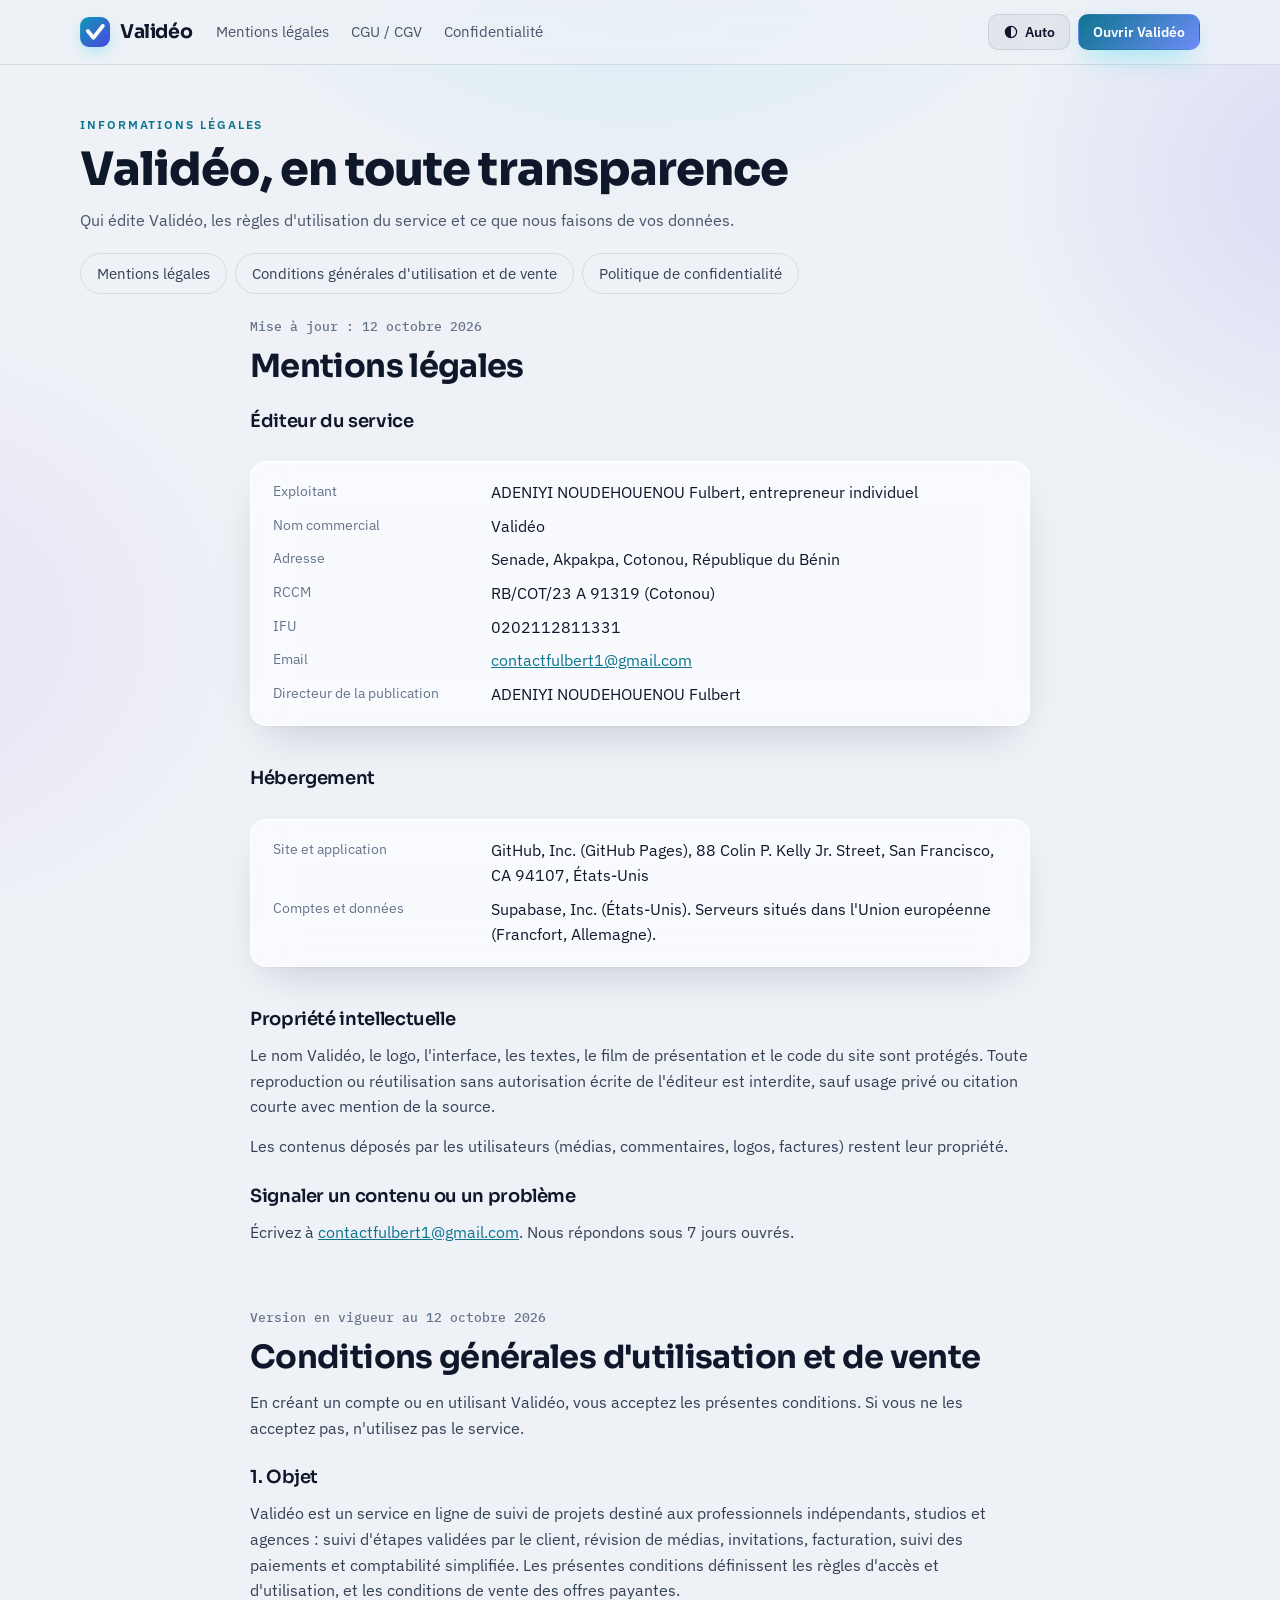
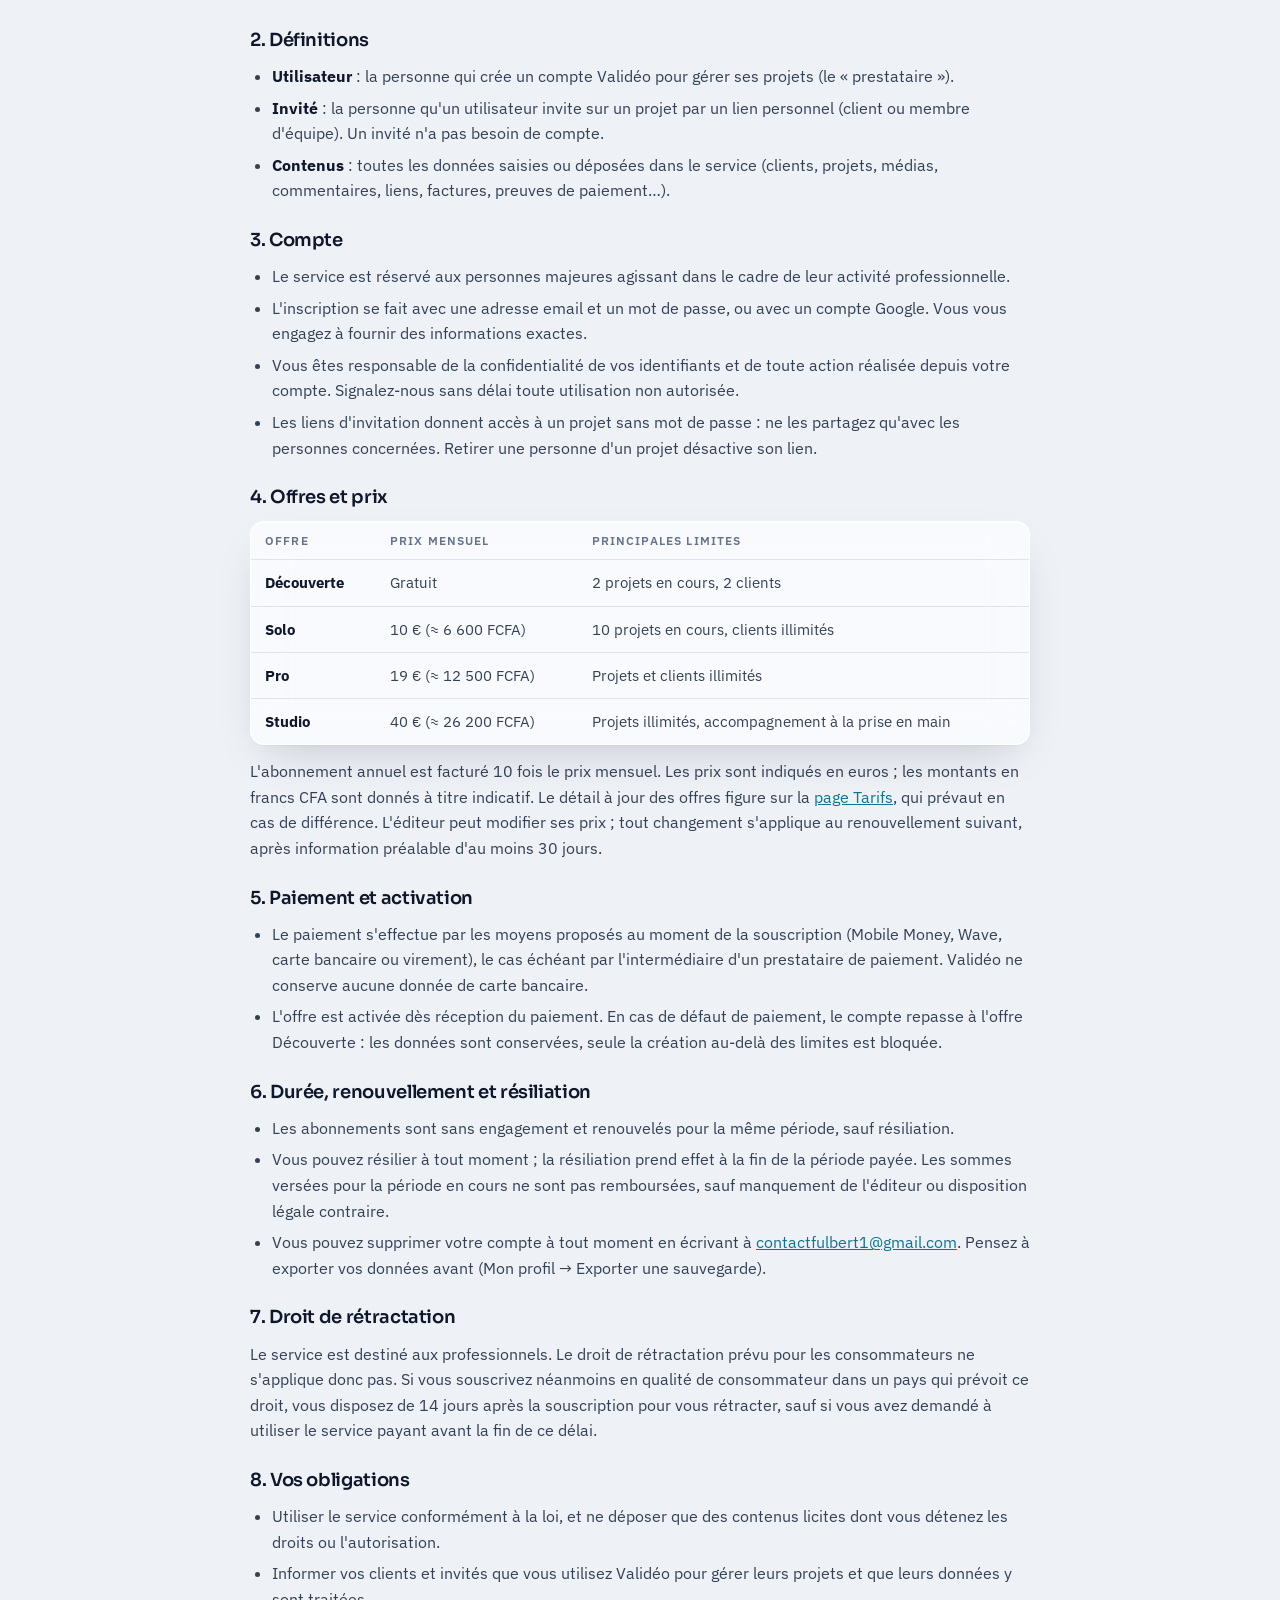
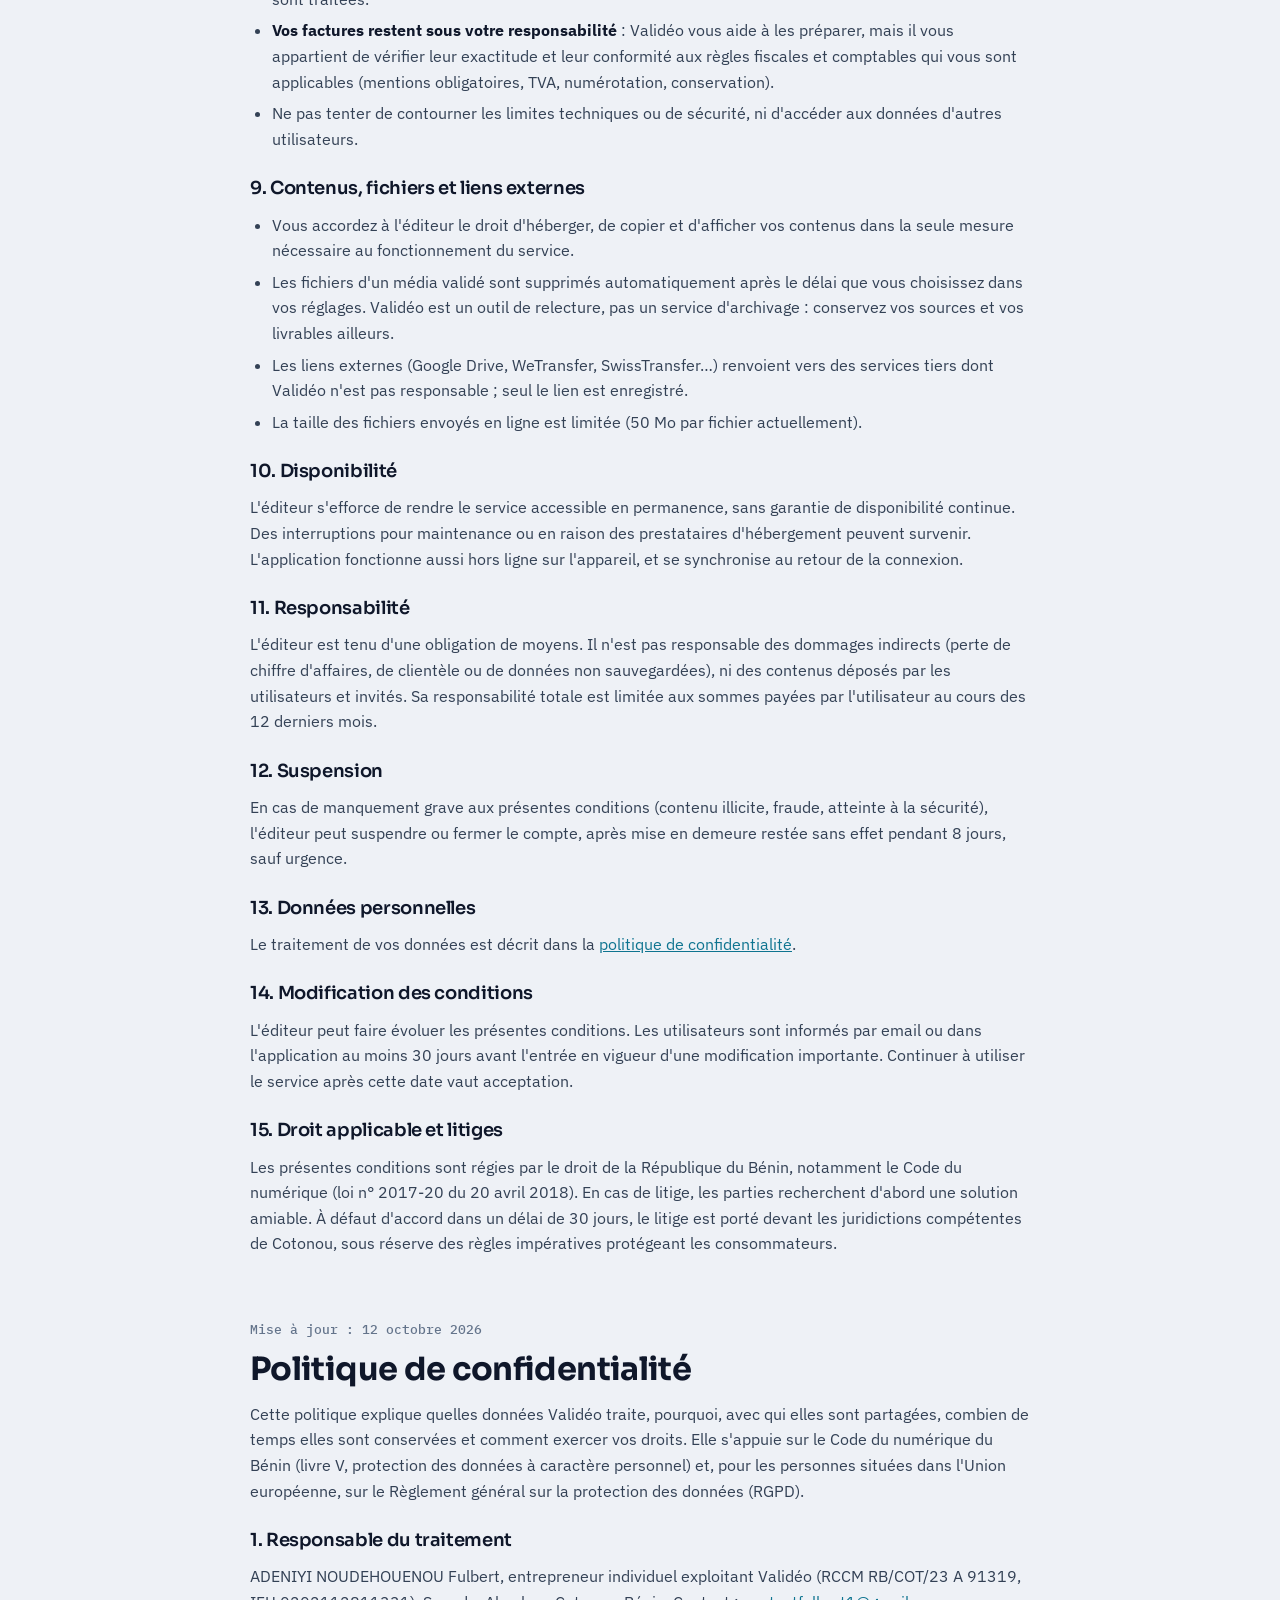
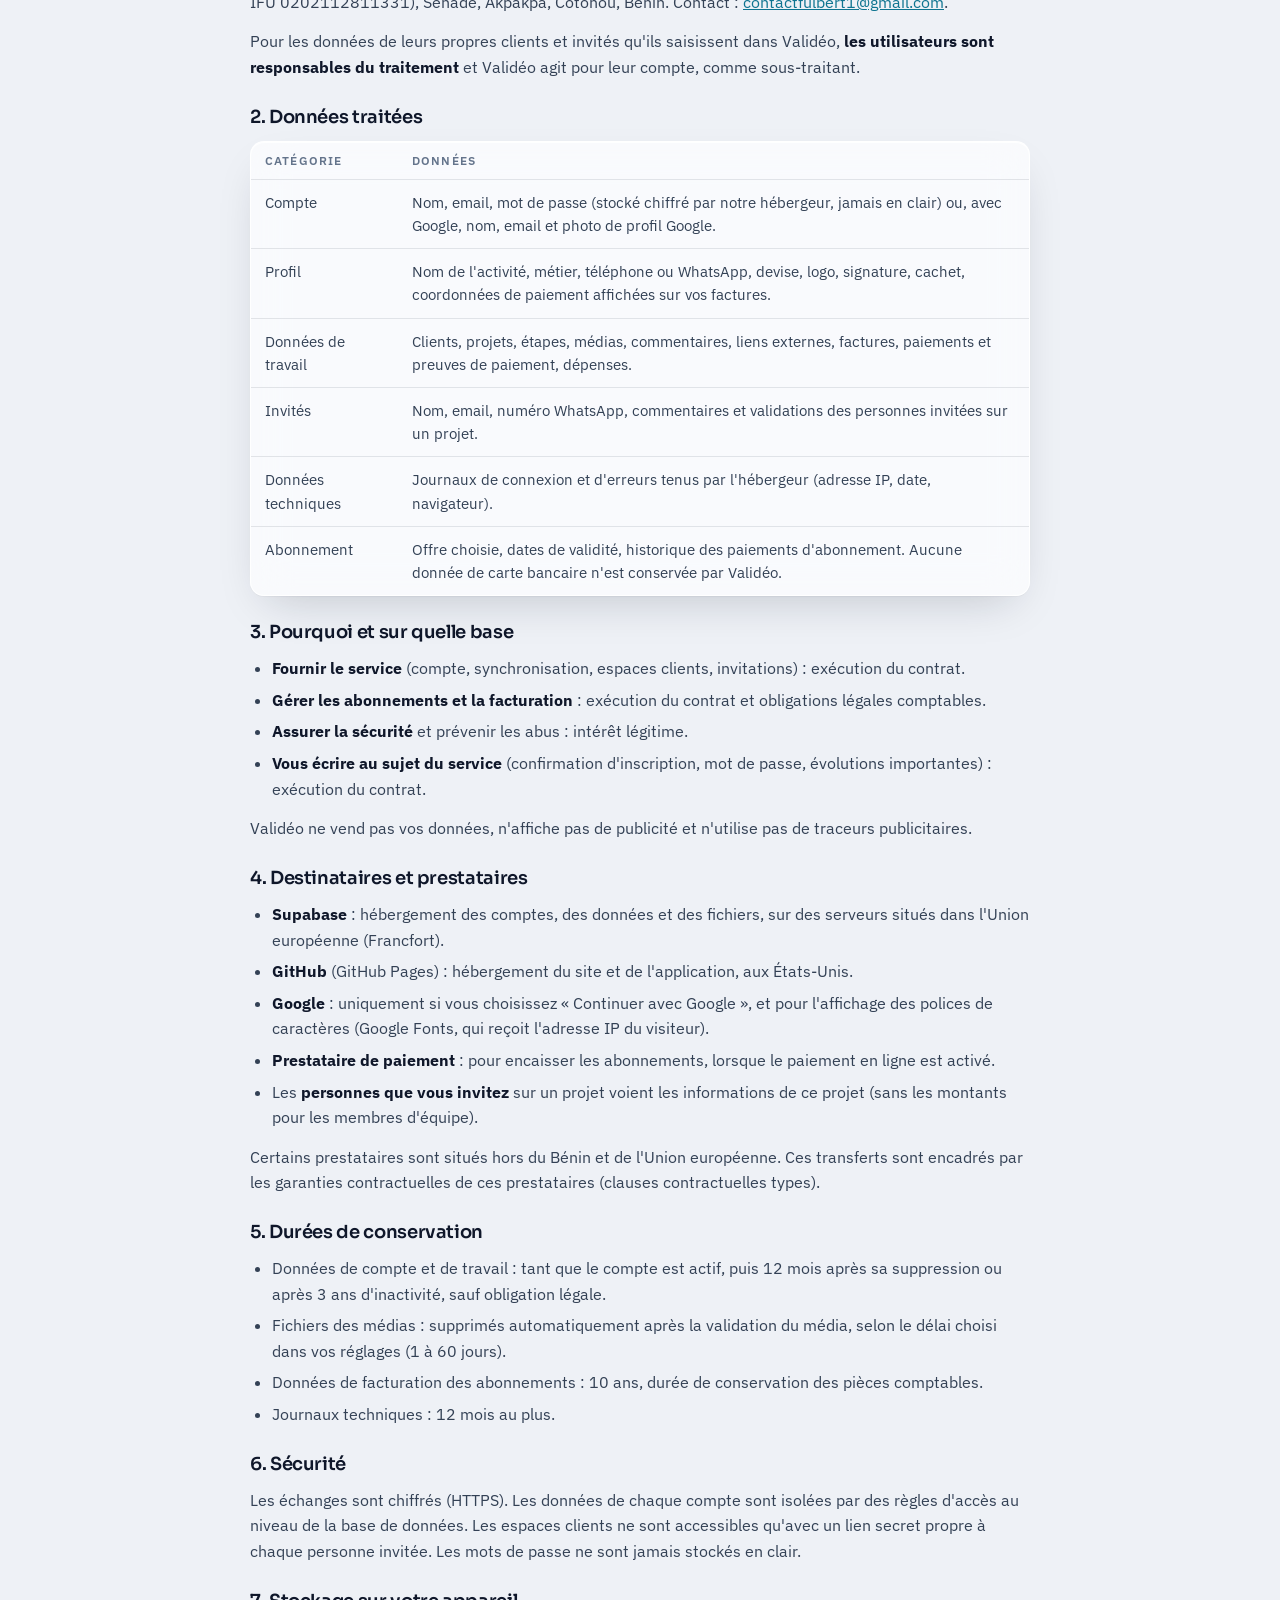
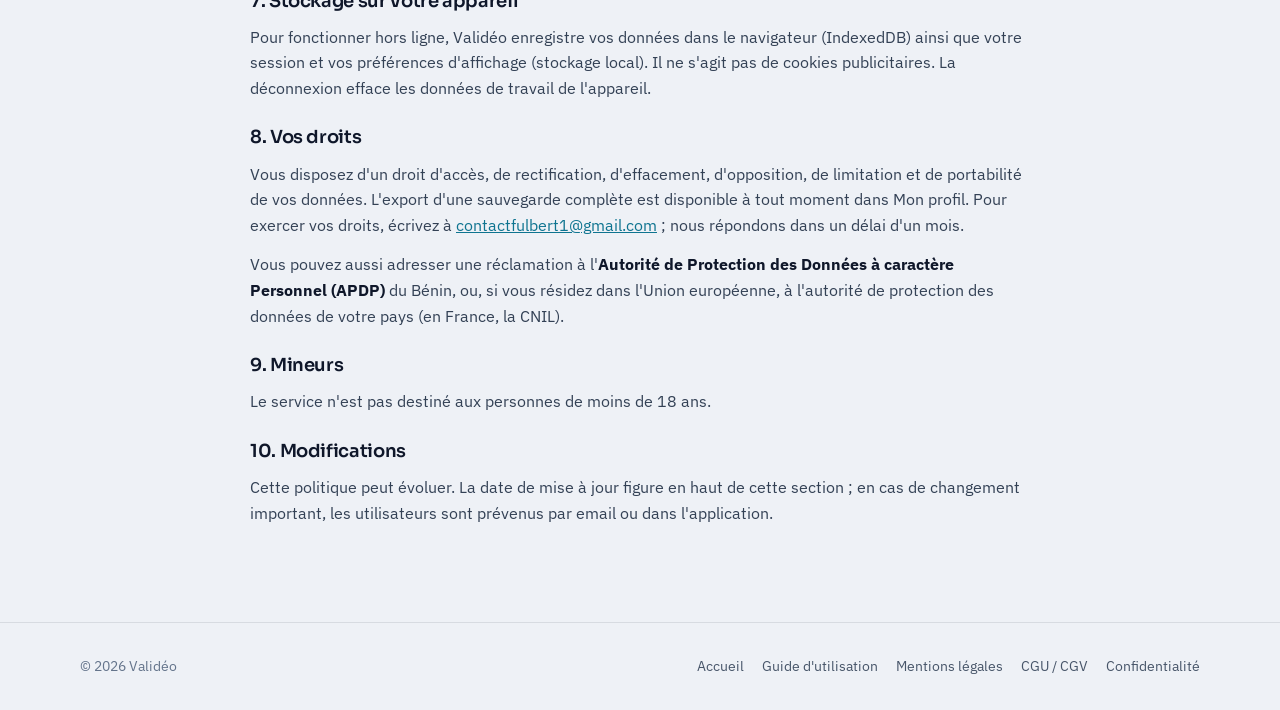
<file: legal.html>
<!doctype html>
<html lang="fr">
<head>
<meta charset="utf-8">
<meta name="viewport" content="width=device-width, initial-scale=1, viewport-fit=cover">
<title>Informations légales · Validéo</title>
<meta name="description" content="Mentions légales, conditions générales d'utilisation et de vente, et politique de confidentialité de Validéo.">
<meta name="theme-color" content="#070a12">
<link rel="icon" href="favicon.ico" sizes="48x48">
<link rel="icon" href="icon.svg" type="image/svg+xml">
<link rel="apple-touch-icon" href="icon-192.png">
<script src="theme.js"></script>
<link rel="preconnect" href="https://fonts.googleapis.com">
<link rel="stylesheet" href="https://fonts.googleapis.com/css2?family=Sora:wght@500;600;700;800&family=IBM+Plex+Mono:wght@400;600&family=IBM+Plex+Sans:wght@400;500;600&display=swap">
<link rel="stylesheet" href="site.css">
<style>
.l-hero{padding-block:52px 24px}
.l-hero .wrap{display:flex;flex-direction:column;gap:12px}
.l-hero h1{font-size:clamp(30px,4.2vw,46px);font-weight:800}
.l-hero p{color:var(--muted);max-width:680px}
.l-tabs{display:flex;gap:8px;flex-wrap:wrap;margin-top:8px}
.l-tabs a{padding:8px 16px;border-radius:999px;border:1px solid var(--line);color:var(--text-2);text-decoration:none;font-size:14.5px}
.l-tabs a:hover{border-color:var(--accent);color:var(--fg)}
.l-doc{max-width:820px;padding-bottom:96px;display:flex;flex-direction:column;gap:64px}
.l-doc section{scroll-margin-top:84px;display:flex;flex-direction:column;gap:14px}
.l-doc h2{font-size:clamp(24px,3vw,32px);font-weight:700}
.l-doc h3{font-size:18px;font-weight:600;margin-top:12px}
.l-doc p,.l-doc li{color:var(--text-2);font-size:16px}
.l-doc ul{margin:0;padding-left:22px;display:flex;flex-direction:column;gap:6px}
.l-doc strong{color:var(--fg)}
.l-card{border-radius:16px;padding:18px 22px;display:grid;grid-template-columns:200px minmax(0,1fr);gap:8px 18px}
.l-card dt{color:var(--dim);font-size:14px}
.l-card dd{margin:0;color:var(--fg)}
@media (max-width:640px){.l-card{grid-template-columns:minmax(0,1fr)}.l-card dt{margin-top:6px}}
.todo{background:rgba(251,191,36,.18);color:var(--warn);padding:1px 6px;border-radius:6px;font-weight:600}
.l-date{font:500 13px var(--f-mono);color:var(--dim)}
.tbl-wrap{overflow-x:auto;border-radius:14px}
table{width:100%;border-collapse:collapse;font-size:14.5px}
th,td{text-align:left;padding:11px 14px;border-bottom:1px solid var(--line);vertical-align:top}
th{font:600 11.5px var(--f-body);letter-spacing:.1em;text-transform:uppercase;color:var(--dim)}
td{color:var(--text-2)}
tr:last-child td{border-bottom:0}
</style>
</head>
<body>
<header class="topnav">
  <div class="wrap">
    <a class="logo" href="./"><img src="icon-192.png" alt="" width="30" height="30">Validéo</a>
    <nav class="links" aria-label="Sections"><a href="#mentions">Mentions légales</a><a href="#cgu">CGU / CGV</a><a href="#confidentialite">Confidentialité</a></nav>
    <div class="nav-cta"><button class="btn sm theme-btn" data-theme-btn onclick="cycleTheme()" type="button">Thème</button><a class="btn sm primary" href="app.html">Ouvrir Validéo</a></div>
  </div>
</header>

<div class="l-hero"><div class="wrap">
  <span class="eyebrow">Informations légales</span>
  <h1>Validéo, en toute transparence</h1>
  <p>Qui édite Validéo, les règles d'utilisation du service et ce que nous faisons de vos données.</p>
  <div class="l-tabs"><a href="#mentions">Mentions légales</a><a href="#cgu">Conditions générales d'utilisation et de vente</a><a href="#confidentialite">Politique de confidentialité</a></div>
</div></div>

<main class="wrap l-doc">

  <!-- ======================= MENTIONS LÉGALES ======================= -->
  <section id="mentions">
    <span class="l-date">Mise à jour : 12 octobre 2026</span>
    <h2>Mentions légales</h2>
    <h3>Éditeur du service</h3>
    <dl class="l-card glass">
      <dt>Exploitant</dt><dd>ADENIYI NOUDEHOUENOU Fulbert, entrepreneur individuel</dd>
      <dt>Nom commercial</dt><dd>Validéo</dd>
      <dt>Adresse</dt><dd>Senade, Akpakpa, Cotonou, République du Bénin</dd>
      <dt>RCCM</dt><dd>RB/COT/23 A 91319 (Cotonou)</dd>
      <dt>IFU</dt><dd>0202112811331</dd>
      <dt>Email</dt><dd><a href="mailto:contactfulbert1@gmail.com">contactfulbert1@gmail.com</a></dd>
      <dt>Directeur de la publication</dt><dd>ADENIYI NOUDEHOUENOU Fulbert</dd>
    </dl>
    <h3>Hébergement</h3>
    <dl class="l-card glass">
      <dt>Site et application</dt><dd>GitHub, Inc. (GitHub Pages), 88 Colin P. Kelly Jr. Street, San Francisco, CA 94107, États-Unis</dd>
      <dt>Comptes et données</dt><dd>Supabase, Inc. (États-Unis). Serveurs situés dans l'Union européenne (Francfort, Allemagne).</dd>
    </dl>
    <h3>Propriété intellectuelle</h3>
    <p>Le nom Validéo, le logo, l'interface, les textes, le film de présentation et le code du site sont protégés. Toute reproduction ou réutilisation sans autorisation écrite de l'éditeur est interdite, sauf usage privé ou citation courte avec mention de la source.</p>
    <p>Les contenus déposés par les utilisateurs (médias, commentaires, logos, factures) restent leur propriété.</p>
    <h3>Signaler un contenu ou un problème</h3>
    <p>Écrivez à <a href="mailto:contactfulbert1@gmail.com">contactfulbert1@gmail.com</a>. Nous répondons sous 7 jours ouvrés.</p>
  </section>

  <!-- ======================= CGU / CGV ======================= -->
  <section id="cgu">
    <span class="l-date">Version en vigueur au 12 octobre 2026</span>
    <h2>Conditions générales d'utilisation et de vente</h2>
    <p>En créant un compte ou en utilisant Validéo, vous acceptez les présentes conditions. Si vous ne les acceptez pas, n'utilisez pas le service.</p>

    <h3>1. Objet</h3>
    <p>Validéo est un service en ligne de suivi de projets destiné aux professionnels indépendants, studios et agences : suivi d'étapes validées par le client, révision de médias, invitations, facturation, suivi des paiements et comptabilité simplifiée. Les présentes conditions définissent les règles d'accès et d'utilisation, et les conditions de vente des offres payantes.</p>

    <h3>2. Définitions</h3>
    <ul>
      <li><strong>Utilisateur</strong> : la personne qui crée un compte Validéo pour gérer ses projets (le « prestataire »).</li>
      <li><strong>Invité</strong> : la personne qu'un utilisateur invite sur un projet par un lien personnel (client ou membre d'équipe). Un invité n'a pas besoin de compte.</li>
      <li><strong>Contenus</strong> : toutes les données saisies ou déposées dans le service (clients, projets, médias, commentaires, liens, factures, preuves de paiement…).</li>
    </ul>

    <h3>3. Compte</h3>
    <ul>
      <li>Le service est réservé aux personnes majeures agissant dans le cadre de leur activité professionnelle.</li>
      <li>L'inscription se fait avec une adresse email et un mot de passe, ou avec un compte Google. Vous vous engagez à fournir des informations exactes.</li>
      <li>Vous êtes responsable de la confidentialité de vos identifiants et de toute action réalisée depuis votre compte. Signalez-nous sans délai toute utilisation non autorisée.</li>
      <li>Les liens d'invitation donnent accès à un projet sans mot de passe : ne les partagez qu'avec les personnes concernées. Retirer une personne d'un projet désactive son lien.</li>
    </ul>

    <h3>4. Offres et prix</h3>
    <div class="tbl-wrap glass"><table>
      <thead><tr><th>Offre</th><th>Prix mensuel</th><th>Principales limites</th></tr></thead>
      <tbody>
        <tr><td><strong>Découverte</strong></td><td>Gratuit</td><td>2 projets en cours, 2 clients</td></tr>
        <tr><td><strong>Solo</strong></td><td>10 € (≈ 6 600 FCFA)</td><td>10 projets en cours, clients illimités</td></tr>
        <tr><td><strong>Pro</strong></td><td>19 € (≈ 12 500 FCFA)</td><td>Projets et clients illimités</td></tr>
        <tr><td><strong>Studio</strong></td><td>40 € (≈ 26 200 FCFA)</td><td>Projets illimités, accompagnement à la prise en main</td></tr>
      </tbody></table></div>
    <p>L'abonnement annuel est facturé 10 fois le prix mensuel. Les prix sont indiqués en euros ; les montants en francs CFA sont donnés à titre indicatif. Le détail à jour des offres figure sur la <a href="./#offres">page Tarifs</a>, qui prévaut en cas de différence. L'éditeur peut modifier ses prix ; tout changement s'applique au renouvellement suivant, après information préalable d'au moins 30 jours.</p>

    <h3>5. Paiement et activation</h3>
    <ul>
      <li>Le paiement s'effectue par les moyens proposés au moment de la souscription (Mobile Money, Wave, carte bancaire ou virement), le cas échéant par l'intermédiaire d'un prestataire de paiement. Validéo ne conserve aucune donnée de carte bancaire.</li>
      <li>L'offre est activée dès réception du paiement. En cas de défaut de paiement, le compte repasse à l'offre Découverte : les données sont conservées, seule la création au-delà des limites est bloquée.</li>
    </ul>

    <h3>6. Durée, renouvellement et résiliation</h3>
    <ul>
      <li>Les abonnements sont sans engagement et renouvelés pour la même période, sauf résiliation.</li>
      <li>Vous pouvez résilier à tout moment ; la résiliation prend effet à la fin de la période payée. Les sommes versées pour la période en cours ne sont pas remboursées, sauf manquement de l'éditeur ou disposition légale contraire.</li>
      <li>Vous pouvez supprimer votre compte à tout moment en écrivant à <a href="mailto:contactfulbert1@gmail.com">contactfulbert1@gmail.com</a>. Pensez à exporter vos données avant (Mon profil → Exporter une sauvegarde).</li>
    </ul>

    <h3>7. Droit de rétractation</h3>
    <p>Le service est destiné aux professionnels. Le droit de rétractation prévu pour les consommateurs ne s'applique donc pas. Si vous souscrivez néanmoins en qualité de consommateur dans un pays qui prévoit ce droit, vous disposez de 14 jours après la souscription pour vous rétracter, sauf si vous avez demandé à utiliser le service payant avant la fin de ce délai.</p>

    <h3>8. Vos obligations</h3>
    <ul>
      <li>Utiliser le service conformément à la loi, et ne déposer que des contenus licites dont vous détenez les droits ou l'autorisation.</li>
      <li>Informer vos clients et invités que vous utilisez Validéo pour gérer leurs projets et que leurs données y sont traitées.</li>
      <li><strong>Vos factures restent sous votre responsabilité</strong> : Validéo vous aide à les préparer, mais il vous appartient de vérifier leur exactitude et leur conformité aux règles fiscales et comptables qui vous sont applicables (mentions obligatoires, TVA, numérotation, conservation).</li>
      <li>Ne pas tenter de contourner les limites techniques ou de sécurité, ni d'accéder aux données d'autres utilisateurs.</li>
    </ul>

    <h3>9. Contenus, fichiers et liens externes</h3>
    <ul>
      <li>Vous accordez à l'éditeur le droit d'héberger, de copier et d'afficher vos contenus dans la seule mesure nécessaire au fonctionnement du service.</li>
      <li>Les fichiers d'un média validé sont supprimés automatiquement après le délai que vous choisissez dans vos réglages. Validéo est un outil de relecture, pas un service d'archivage : conservez vos sources et vos livrables ailleurs.</li>
      <li>Les liens externes (Google Drive, WeTransfer, SwissTransfer…) renvoient vers des services tiers dont Validéo n'est pas responsable ; seul le lien est enregistré.</li>
      <li>La taille des fichiers envoyés en ligne est limitée (50 Mo par fichier actuellement).</li>
    </ul>

    <h3>10. Disponibilité</h3>
    <p>L'éditeur s'efforce de rendre le service accessible en permanence, sans garantie de disponibilité continue. Des interruptions pour maintenance ou en raison des prestataires d'hébergement peuvent survenir. L'application fonctionne aussi hors ligne sur l'appareil, et se synchronise au retour de la connexion.</p>

    <h3>11. Responsabilité</h3>
    <p>L'éditeur est tenu d'une obligation de moyens. Il n'est pas responsable des dommages indirects (perte de chiffre d'affaires, de clientèle ou de données non sauvegardées), ni des contenus déposés par les utilisateurs et invités. Sa responsabilité totale est limitée aux sommes payées par l'utilisateur au cours des 12 derniers mois.</p>

    <h3>12. Suspension</h3>
    <p>En cas de manquement grave aux présentes conditions (contenu illicite, fraude, atteinte à la sécurité), l'éditeur peut suspendre ou fermer le compte, après mise en demeure restée sans effet pendant 8 jours, sauf urgence.</p>

    <h3>13. Données personnelles</h3>
    <p>Le traitement de vos données est décrit dans la <a href="#confidentialite">politique de confidentialité</a>.</p>

    <h3>14. Modification des conditions</h3>
    <p>L'éditeur peut faire évoluer les présentes conditions. Les utilisateurs sont informés par email ou dans l'application au moins 30 jours avant l'entrée en vigueur d'une modification importante. Continuer à utiliser le service après cette date vaut acceptation.</p>

    <h3>15. Droit applicable et litiges</h3>
    <p>Les présentes conditions sont régies par le droit de la République du Bénin, notamment le Code du numérique (loi n° 2017-20 du 20 avril 2018). En cas de litige, les parties recherchent d'abord une solution amiable. À défaut d'accord dans un délai de 30 jours, le litige est porté devant les juridictions compétentes de Cotonou, sous réserve des règles impératives protégeant les consommateurs.</p>
  </section>

  <!-- ======================= CONFIDENTIALITÉ ======================= -->
  <section id="confidentialite">
    <span class="l-date">Mise à jour : 12 octobre 2026</span>
    <h2>Politique de confidentialité</h2>
    <p>Cette politique explique quelles données Validéo traite, pourquoi, avec qui elles sont partagées, combien de temps elles sont conservées et comment exercer vos droits. Elle s'appuie sur le Code du numérique du Bénin (livre V, protection des données à caractère personnel) et, pour les personnes situées dans l'Union européenne, sur le Règlement général sur la protection des données (RGPD).</p>

    <h3>1. Responsable du traitement</h3>
    <p>ADENIYI NOUDEHOUENOU Fulbert, entrepreneur individuel exploitant Validéo (RCCM RB/COT/23 A 91319, IFU 0202112811331), Senade, Akpakpa, Cotonou, Bénin. Contact : <a href="mailto:contactfulbert1@gmail.com">contactfulbert1@gmail.com</a>.</p>
    <p>Pour les données de leurs propres clients et invités qu'ils saisissent dans Validéo, <strong>les utilisateurs sont responsables du traitement</strong> et Validéo agit pour leur compte, comme sous-traitant.</p>

    <h3>2. Données traitées</h3>
    <div class="tbl-wrap glass"><table>
      <thead><tr><th>Catégorie</th><th>Données</th></tr></thead>
      <tbody>
        <tr><td>Compte</td><td>Nom, email, mot de passe (stocké chiffré par notre hébergeur, jamais en clair) ou, avec Google, nom, email et photo de profil Google.</td></tr>
        <tr><td>Profil</td><td>Nom de l'activité, métier, téléphone ou WhatsApp, devise, logo, signature, cachet, coordonnées de paiement affichées sur vos factures.</td></tr>
        <tr><td>Données de travail</td><td>Clients, projets, étapes, médias, commentaires, liens externes, factures, paiements et preuves de paiement, dépenses.</td></tr>
        <tr><td>Invités</td><td>Nom, email, numéro WhatsApp, commentaires et validations des personnes invitées sur un projet.</td></tr>
        <tr><td>Données techniques</td><td>Journaux de connexion et d'erreurs tenus par l'hébergeur (adresse IP, date, navigateur).</td></tr>
        <tr><td>Abonnement</td><td>Offre choisie, dates de validité, historique des paiements d'abonnement. Aucune donnée de carte bancaire n'est conservée par Validéo.</td></tr>
      </tbody></table></div>

    <h3>3. Pourquoi et sur quelle base</h3>
    <ul>
      <li><strong>Fournir le service</strong> (compte, synchronisation, espaces clients, invitations) : exécution du contrat.</li>
      <li><strong>Gérer les abonnements et la facturation</strong> : exécution du contrat et obligations légales comptables.</li>
      <li><strong>Assurer la sécurité</strong> et prévenir les abus : intérêt légitime.</li>
      <li><strong>Vous écrire au sujet du service</strong> (confirmation d'inscription, mot de passe, évolutions importantes) : exécution du contrat.</li>
    </ul>
    <p>Validéo ne vend pas vos données, n'affiche pas de publicité et n'utilise pas de traceurs publicitaires.</p>

    <h3>4. Destinataires et prestataires</h3>
    <ul>
      <li><strong>Supabase</strong> : hébergement des comptes, des données et des fichiers, sur des serveurs situés dans l'Union européenne (Francfort).</li>
      <li><strong>GitHub</strong> (GitHub Pages) : hébergement du site et de l'application, aux États-Unis.</li>
      <li><strong>Google</strong> : uniquement si vous choisissez « Continuer avec Google », et pour l'affichage des polices de caractères (Google Fonts, qui reçoit l'adresse IP du visiteur).</li>
      <li><strong>Prestataire de paiement</strong> : pour encaisser les abonnements, lorsque le paiement en ligne est activé.</li>
      <li>Les <strong>personnes que vous invitez</strong> sur un projet voient les informations de ce projet (sans les montants pour les membres d'équipe).</li>
    </ul>
    <p>Certains prestataires sont situés hors du Bénin et de l'Union européenne. Ces transferts sont encadrés par les garanties contractuelles de ces prestataires (clauses contractuelles types).</p>

    <h3>5. Durées de conservation</h3>
    <ul>
      <li>Données de compte et de travail : tant que le compte est actif, puis 12 mois après sa suppression ou après 3 ans d'inactivité, sauf obligation légale.</li>
      <li>Fichiers des médias : supprimés automatiquement après la validation du média, selon le délai choisi dans vos réglages (1 à 60 jours).</li>
      <li>Données de facturation des abonnements : 10 ans, durée de conservation des pièces comptables.</li>
      <li>Journaux techniques : 12 mois au plus.</li>
    </ul>

    <h3>6. Sécurité</h3>
    <p>Les échanges sont chiffrés (HTTPS). Les données de chaque compte sont isolées par des règles d'accès au niveau de la base de données. Les espaces clients ne sont accessibles qu'avec un lien secret propre à chaque personne invitée. Les mots de passe ne sont jamais stockés en clair.</p>

    <h3>7. Stockage sur votre appareil</h3>
    <p>Pour fonctionner hors ligne, Validéo enregistre vos données dans le navigateur (IndexedDB) ainsi que votre session et vos préférences d'affichage (stockage local). Il ne s'agit pas de cookies publicitaires. La déconnexion efface les données de travail de l'appareil.</p>

    <h3>8. Vos droits</h3>
    <p>Vous disposez d'un droit d'accès, de rectification, d'effacement, d'opposition, de limitation et de portabilité de vos données. L'export d'une sauvegarde complète est disponible à tout moment dans Mon profil. Pour exercer vos droits, écrivez à <a href="mailto:contactfulbert1@gmail.com">contactfulbert1@gmail.com</a> ; nous répondons dans un délai d'un mois.</p>
    <p>Vous pouvez aussi adresser une réclamation à l'<strong>Autorité de Protection des Données à caractère Personnel (APDP)</strong> du Bénin, ou, si vous résidez dans l'Union européenne, à l'autorité de protection des données de votre pays (en France, la CNIL).</p>

    <h3>9. Mineurs</h3>
    <p>Le service n'est pas destiné aux personnes de moins de 18 ans.</p>

    <h3>10. Modifications</h3>
    <p>Cette politique peut évoluer. La date de mise à jour figure en haut de cette section ; en cas de changement important, les utilisateurs sont prévenus par email ou dans l'application.</p>
  </section>
</main>

<footer class="footer">
  <div class="wrap"><span>© 2026 Validéo</span><span><a href="./">Accueil</a><a href="guide.html">Guide d'utilisation</a><a href="#mentions">Mentions légales</a><a href="#cgu">CGU / CGV</a><a href="#confidentialite">Confidentialité</a></span></div>
</footer>
</body>
</html>
</file>
<file: site.css>
/* Validéo — styles communs de la landing page et du guide.
   Même identité que l'application : verre dépoli sombre, dégradé cyan → indigo, Sora + IBM Plex. */
:root{
  --bg:#070a12; --bg-2:#0b1020;
  --glass:rgba(20,26,40,.55); --glass-strong:rgba(18,23,36,.9); --edge:rgba(255,255,255,.09); --hl:var(--soft);
  --fg:#e8ecf4; --muted:#9aa5b8; --dim:#6b7588; --line:var(--soft);
  --accent:#22d3ee; --accent-2:#818cf8; --accent-deep:#0e9ab5; --indigo:#4f46e5; --accent-soft:rgba(34,211,238,.13);
  --ok:#4ade80; --warn:#fbbf24; --bad:#f87171;
  --f-display:"Sora","Segoe UI",system-ui,sans-serif;
  --f-body:"IBM Plex Sans","Segoe UI",system-ui,sans-serif;
  --f-mono:"IBM Plex Mono",ui-monospace,Consolas,monospace;
  --blur:blur(20px) saturate(170%);
  --shadow:0 1px 1px rgba(0,0,0,.3),0 18px 50px -14px rgba(0,0,0,.7);
  --text-2:#c9d1de; --soft:rgba(255,255,255,.06); --soft-2:rgba(255,255,255,.14); --nav-bg:rgba(7,10,18,.72); --on-accent:#04161b;
  color-scheme:dark;
}
/* Thème clair : choisi par la personne, ou suivi du système */
@media (prefers-color-scheme: light){ :root:not([data-theme="dark"]){ --bg:#eef1f6; --bg-2:#e6eaf2; --glass:rgba(255,255,255,.66); --glass-strong:rgba(255,255,255,.94); --edge:rgba(255,255,255,.9); --hl:rgba(255,255,255,.85);
    --fg:#0f172a; --muted:#475569; --dim:#64748b; --line:rgba(15,23,42,.1);
    --accent:#0e7490; --accent-2:#4f46e5; --accent-deep:#0e7490; --accent-soft:rgba(14,116,144,.12); --ok:#15803d; --warn:#b45309; --bad:#c81e1e;
    --shadow:0 1px 1px rgba(15,23,42,.04),0 18px 44px -18px rgba(15,23,42,.22);
    --text-2:#334155; --soft:rgba(15,23,42,.05); --soft-2:rgba(15,23,42,.14); --nav-bg:rgba(238,241,246,.82); --on-accent:#ffffff;
    color-scheme:light; } }
:root[data-theme="light"]{ --bg:#eef1f6; --bg-2:#e6eaf2; --glass:rgba(255,255,255,.66); --glass-strong:rgba(255,255,255,.94); --edge:rgba(255,255,255,.9); --hl:rgba(255,255,255,.85);
    --fg:#0f172a; --muted:#475569; --dim:#64748b; --line:rgba(15,23,42,.1);
    --accent:#0e7490; --accent-2:#4f46e5; --accent-deep:#0e7490; --accent-soft:rgba(14,116,144,.12); --ok:#15803d; --warn:#b45309; --bad:#c81e1e;
    --shadow:0 1px 1px rgba(15,23,42,.04),0 18px 44px -18px rgba(15,23,42,.22);
    --text-2:#334155; --soft:rgba(15,23,42,.05); --soft-2:rgba(15,23,42,.14); --nav-bg:rgba(238,241,246,.82); --on-accent:#ffffff;
    color-scheme:light; }
:root[data-theme="dark"]{ color-scheme:dark; }
*{box-sizing:border-box}
html{scroll-behavior:smooth}
@media (prefers-reduced-motion:reduce){html{scroll-behavior:auto}*{animation:none!important;transition:none!important}}
body{margin:0;background-color:var(--bg);color:var(--fg);font:16px/1.6 var(--f-body);-webkit-font-smoothing:antialiased;
  background-image:radial-gradient(60vmax 40vmax at 50% -10%,rgba(34,211,238,.14),transparent 60%),radial-gradient(45vmax 40vmax at 105% 20%,rgba(99,102,241,.16),transparent 60%),radial-gradient(50vmax 40vmax at -10% 70%,rgba(168,85,247,.10),transparent 60%);
  background-attachment:fixed}
img{max-width:100%;display:block}
a{color:var(--accent)}
h1,h2,h3{font-family:var(--f-display);margin:0;letter-spacing:-.02em;text-wrap:balance;line-height:1.12}
p{margin:0}
:focus-visible{outline:2px solid var(--accent);outline-offset:3px;border-radius:6px}
.wrap{width:100%;max-width:1160px;margin:0 auto;padding-inline:20px}
.mono{font-family:var(--f-mono)}
.grad{background:linear-gradient(100deg,var(--accent),var(--accent-2));-webkit-background-clip:text;background-clip:text;color:transparent}

/* Verre */
.glass{background:var(--glass);-webkit-backdrop-filter:var(--blur);backdrop-filter:var(--blur);border:1px solid var(--edge);box-shadow:var(--shadow),inset 0 1px 0 var(--hl)}

/* Navigation */
.topnav{position:sticky;top:0;z-index:30;padding-top:env(safe-area-inset-top,0px);background:var(--nav-bg);-webkit-backdrop-filter:var(--blur);backdrop-filter:var(--blur);border-bottom:1px solid var(--line)}
.topnav .wrap{display:flex;align-items:center;gap:24px;height:64px}
.logo{display:flex;align-items:center;gap:10px;color:var(--fg);text-decoration:none;font:700 19px var(--f-display);letter-spacing:-.02em}
.logo img{width:30px;height:30px;border-radius:9px;box-shadow:0 6px 16px -4px rgba(34,211,238,.5)}
.links{display:flex;gap:22px;font-size:14.5px}
.links a{color:var(--muted);text-decoration:none}
.links a:hover{color:var(--fg)}
.nav-cta{margin-left:auto;display:flex;gap:8px;align-items:center}
@media (max-width:860px){.links{display:none}}

/* Boutons */
.btn{display:inline-flex;align-items:center;justify-content:center;gap:8px;padding:11px 20px;border-radius:12px;font:600 15px var(--f-body);text-decoration:none;color:var(--fg);border:1px solid var(--line);background:var(--soft);transition:transform .15s,box-shadow .2s,border-color .2s;white-space:nowrap;cursor:pointer}
.btn:hover{border-color:var(--muted);transform:translateY(-1px)}
.btn.primary{background:linear-gradient(135deg,var(--accent),#6d8cf6);color:var(--on-accent);border-color:transparent;box-shadow:0 10px 30px -10px rgba(34,211,238,.7)}
.btn.primary:hover{box-shadow:0 14px 36px -10px rgba(34,211,238,.85)}
.btn.sm{padding:8px 14px;font-size:14px;border-radius:10px}

/* Pastilles et titres de section */
.eyebrow{display:inline-flex;align-items:center;gap:8px;font:600 12px var(--f-body);letter-spacing:.16em;text-transform:uppercase;color:var(--accent)}
.badge{display:inline-flex;align-items:center;gap:8px;padding:6px 14px;border-radius:999px;font-size:13px;color:var(--muted)}
.badge i{width:8px;height:8px;border-radius:50%;background:var(--accent);box-shadow:0 0 0 4px var(--accent-soft)}
.section{padding-block:96px}
.section-head{max-width:680px;margin:0 auto 48px;text-align:center;display:flex;flex-direction:column;gap:14px;align-items:center}
.section-head h2{font-size:clamp(28px,3.6vw,40px);font-weight:700}
.section-head p{color:var(--muted);font-size:17px}

/* Cartes */
.cards{display:grid;grid-template-columns:repeat(3,minmax(0,1fr));gap:16px}
@media (max-width:900px){.cards{grid-template-columns:minmax(0,1fr)}}
.card{border-radius:18px;padding:24px;display:flex;flex-direction:column;gap:10px}
.card h3{font-size:17px;font-weight:600}
.card p{color:var(--muted);font-size:15px}
.ico{width:42px;height:42px;border-radius:12px;display:grid;place-items:center;background:linear-gradient(135deg,rgba(34,211,238,.18),rgba(99,102,241,.18));border:1px solid var(--edge);color:var(--accent)}
.ico svg{width:20px;height:20px;fill:none;stroke:currentColor;stroke-width:1.8;stroke-linecap:round;stroke-linejoin:round}

/* Cadre de capture d'écran */
.shot{border-radius:16px;padding:8px;position:relative}
.shot img{border-radius:10px;width:100%;height:auto}
.shot .bar{display:flex;gap:6px;padding:4px 6px 10px}
.shot .bar i{width:10px;height:10px;border-radius:50%;background:var(--soft-2)}

.footer{border-top:1px solid var(--line);padding-block:32px calc(32px + env(safe-area-inset-bottom,0px));color:var(--dim);font-size:14px}
.footer .wrap{display:flex;justify-content:space-between;gap:16px;flex-wrap:wrap}
.footer a{color:var(--muted);text-decoration:none;margin-left:18px}
.footer a:hover{color:var(--fg)}

/* Bouton de thème */
.theme-btn{gap:6px}
.theme-btn svg{width:16px;height:16px;fill:none;stroke:currentColor;stroke-width:1.6;stroke-linecap:round}
@media (max-width:560px){.theme-btn span{display:none}}
</file>
